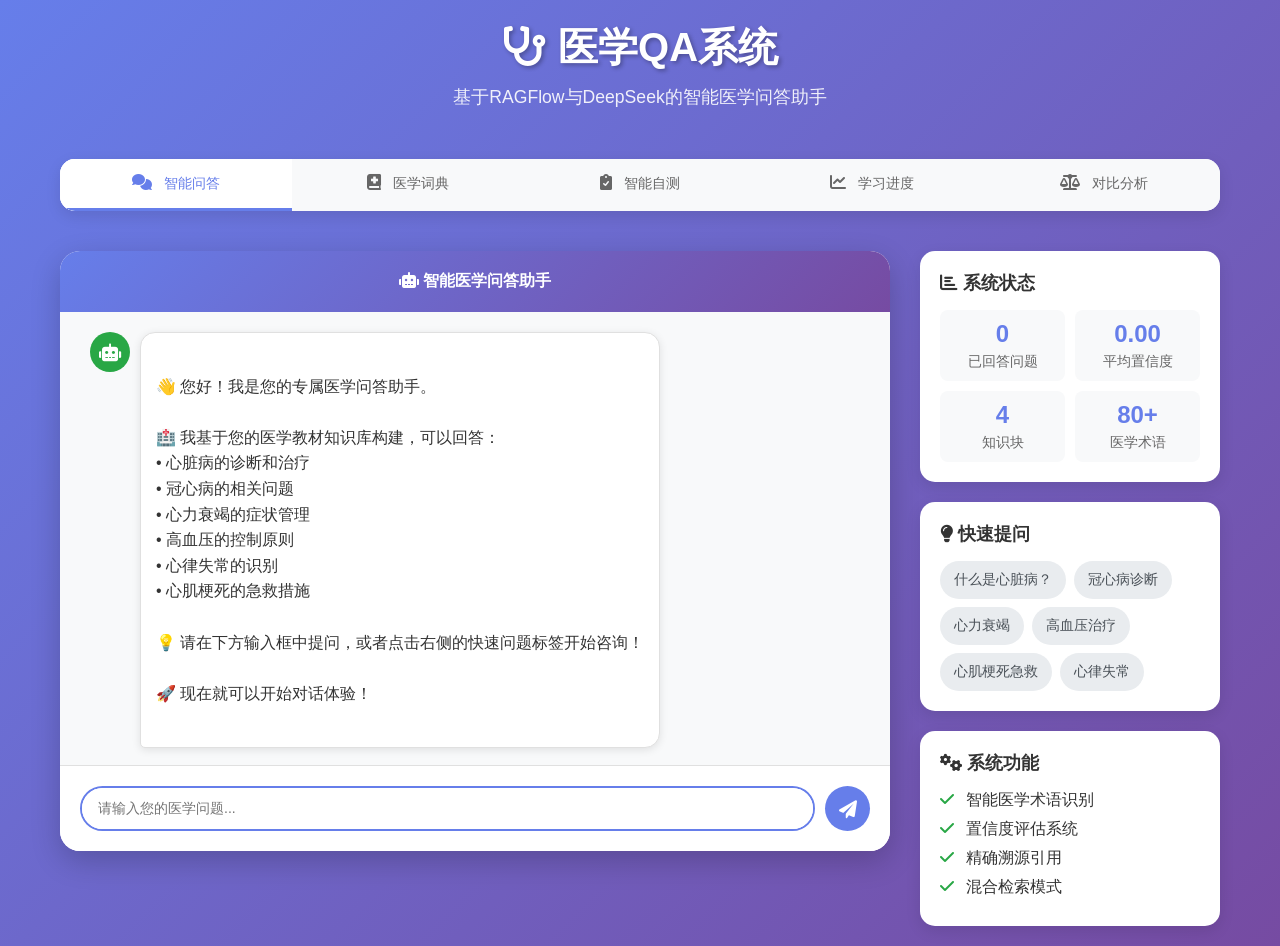
<file: index.html>
<!DOCTYPE html>
<html lang="zh-CN">
<head>
    <meta charset="UTF-8">
    <meta name="viewport" content="width=device-width, initial-scale=1.0">
    <title>医学QA系统 - 智能问答助手</title>
    <link href="https://cdnjs.cloudflare.com/ajax/libs/font-awesome/6.0.0/css/all.min.css" rel="stylesheet">
    <style>
        * {
            margin: 0;
            padding: 0;
            box-sizing: border-box;
        }

        body {
            font-family: 'Segoe UI', Tahoma, Geneva, Verdana, sans-serif;
            background: linear-gradient(135deg, #667eea 0%, #764ba2 100%);
            min-height: 100vh;
            color: #333;
        }

        .container {
            max-width: 1200px;
            margin: 0 auto;
            padding: 20px;
            min-height: 100vh;
            display: flex;
            flex-direction: column;
        }

        .header {
            text-align: center;
            color: white;
            margin-bottom: 30px;
        }

        .header h1 {
            font-size: 2.5rem;
            margin-bottom: 10px;
            text-shadow: 2px 2px 4px rgba(0,0,0,0.3);
        }

        .header .subtitle {
            font-size: 1.1rem;
            opacity: 0.9;
        }

        .main-content {
            display: grid;
            grid-template-columns: 1fr 300px;
            gap: 30px;
            flex: 1;
        }

        .chat-section {
            background: white;
            border-radius: 20px;
            box-shadow: 0 10px 30px rgba(0,0,0,0.2);
            overflow: hidden;
            display: flex;
            flex-direction: column;
            height: 600px;
        }

        .chat-header {
            background: linear-gradient(135deg, #667eea 0%, #764ba2 100%);
            color: white;
            padding: 20px;
            text-align: center;
            font-weight: bold;
        }

        .chat-messages {
            flex: 1;
            padding: 20px;
            overflow-y: auto;
            background: #f8f9fa;
        }

        .message {
            margin-bottom: 20px;
            display: flex;
            align-items: flex-start;
            animation: fadeInUp 0.3s ease-out;
        }

        .message.user {
            flex-direction: row-reverse;
        }

        .message-avatar {
            width: 40px;
            height: 40px;
            border-radius: 50%;
            display: flex;
            align-items: center;
            justify-content: center;
            margin: 0 10px;
            font-size: 18px;
        }

        .message.user .message-avatar {
            background: #667eea;
            color: white;
        }

        .message.bot .message-avatar {
            background: #28a745;
            color: white;
        }

        .message-content {
            max-width: 70%;
            padding: 15px;
            border-radius: 15px;
            line-height: 1.6;
            white-space: pre-wrap;
        }

        .message.user .message-content {
            background: #667eea;
            color: white;
            border-bottom-right-radius: 5px;
        }

        .message.bot .message-content {
            background: white;
            border: 1px solid #e0e0e0;
            border-bottom-left-radius: 5px;
            box-shadow: 0 2px 8px rgba(0,0,0,0.1);
        }

        .confidence-indicator {
            margin-top: 10px;
            padding: 5px 10px;
            border-radius: 10px;
            font-size: 0.85rem;
            font-weight: bold;
            display: inline-block;
        }

        .confidence-high {
            background: #d4edda;
            color: #155724;
            border: 1px solid #c3e6cb;
        }

        .confidence-medium {
            background: #fff3cd;
            color: #856404;
            border: 1px solid #ffeaa7;
        }

        .confidence-low {
            background: #f8d7da;
            color: #721c24;
            border: 1px solid #f5c6cb;
        }

        .chat-input-container {
            padding: 20px;
            background: white;
            border-top: 1px solid #e0e0e0;
        }

        .chat-input-wrapper {
            display: flex;
            gap: 10px;
            align-items: flex-end;
        }

        .chat-input {
            flex: 1;
            padding: 12px 16px;
            border: 2px solid #e0e0e0;
            border-radius: 25px;
            outline: none;
            font-size: 14px;
            resize: none;
            min-height: 45px;
            max-height: 100px;
            font-family: inherit;
        }

        .chat-input:focus {
            border-color: #667eea;
        }

        .send-button {
            width: 45px;
            height: 45px;
            border: none;
            border-radius: 50%;
            background: #667eea;
            color: white;
            cursor: pointer;
            display: flex;
            align-items: center;
            justify-content: center;
            font-size: 18px;
            transition: all 0.3s ease;
        }

        .send-button:hover:not(:disabled) {
            background: #5a6fd8;
            transform: scale(1.05);
        }

        .send-button:disabled {
            background: #ccc;
            cursor: not-allowed;
            transform: none;
        }

        .sidebar {
            display: flex;
            flex-direction: column;
            gap: 20px;
        }

        .status-card, .quick-questions-card, .features-card {
            background: white;
            border-radius: 15px;
            padding: 20px;
            box-shadow: 0 5px 15px rgba(0,0,0,0.1);
        }

        .status-card h3, .quick-questions-card h3, .features-card h3 {
            margin-bottom: 15px;
            color: #333;
            font-size: 1.1rem;
        }

        .status-grid {
            display: grid;
            grid-template-columns: 1fr 1fr;
            gap: 10px;
        }

        .status-item {
            text-align: center;
            padding: 10px;
            background: #f8f9fa;
            border-radius: 8px;
        }

        .status-value {
            font-size: 1.5rem;
            font-weight: bold;
            color: #667eea;
        }

        .status-label {
            font-size: 0.85rem;
            color: #666;
            margin-top: 5px;
        }

        .question-tags {
            display: flex;
            flex-wrap: wrap;
            gap: 8px;
        }

        .question-tag {
            background: #e9ecef;
            color: #495057;
            padding: 8px 12px;
            border-radius: 20px;
            font-size: 0.85rem;
            cursor: pointer;
            transition: all 0.3s ease;
            border: 2px solid transparent;
        }

        .question-tag:hover {
            background: #667eea;
            color: white;
            transform: translateY(-2px);
        }

        .typing-indicator {
            display: none;
            padding: 20px;
            text-align: center;
            color: #666;
        }

        .typing-indicator.show {
            display: block;
        }

        .typing-dots {
            display: inline-flex;
            gap: 4px;
        }

        .typing-dot {
            width: 8px;
            height: 8px;
            border-radius: 50%;
            background: #667eea;
            animation: typing 1.4s infinite;
        }

        .typing-dot:nth-child(2) {
            animation-delay: 0.2s;
        }

        .typing-dot:nth-child(3) {
            animation-delay: 0.4s;
        }

        .source-link {
            color: #667eea;
            text-decoration: none;
            font-weight: 500;
        }

        .source-link:hover {
            text-decoration: underline;
        }

        .processing-time {
            font-size: 0.8rem;
            color: #999;
            margin-top: 5px;
        }

        @keyframes fadeInUp {
            from {
                opacity: 0;
                transform: translateY(20px);
            }
            to {
                opacity: 1;
                transform: translateY(0);
            }
        }

        @keyframes typing {
            0%, 60%, 100% {
                transform: translateY(0);
            }
            30% {
                transform: translateY(-10px);
            }
        }

        /* 主导航栏样式 */
        .main-nav {
            margin: 20px 0;
            background: white;
            border-radius: 15px;
            box-shadow: 0 5px 15px rgba(0,0,0,0.1);
            overflow: hidden;
        }

        .nav-tabs {
            display: flex;
            background: #f8f9fa;
        }

        .nav-tab {
            flex: 1;
            padding: 15px 20px;
            border: none;
            background: transparent;
            cursor: pointer;
            font-size: 14px;
            font-weight: 500;
            color: #666;
            transition: all 0.3s ease;
            border-bottom: 3px solid transparent;
        }

        .nav-tab:hover {
            background: #e9ecef;
            color: #333;
        }

        .nav-tab.active {
            background: white;
            color: #667eea;
            border-bottom-color: #667eea;
        }

        .nav-tab i {
            margin-right: 8px;
            font-size: 16px;
        }

        /* 功能界面容器 */
        .interface-container {
            margin-top: 20px;
        }

        .interface-section {
            display: none;
        }

        .interface-section.active {
            display: block;
        }

        /* 医学词典界面 */
        .dictionary-container {
            background: white;
            border-radius: 15px;
            box-shadow: 0 5px 15px rgba(0,0,0,0.1);
            padding: 30px;
            min-height: 600px;
        }

        .dictionary-search {
            margin-bottom: 30px;
        }

        .search-input-wrapper {
            position: relative;
            max-width: 500px;
            margin: 0 auto;
        }

        .search-input {
            width: 100%;
            padding: 15px 20px 15px 50px;
            border: 2px solid #e0e0e0;
            border-radius: 25px;
            font-size: 16px;
            outline: none;
            transition: all 0.3s ease;
        }

        .search-input:focus {
            border-color: #667eea;
            box-shadow: 0 0 0 3px rgba(102, 126, 234, 0.1);
        }

        .search-icon {
            position: absolute;
            left: 20px;
            top: 50%;
            transform: translateY(-50%);
            color: #999;
            font-size: 18px;
        }

        .concept-results {
            display: grid;
            grid-template-columns: repeat(auto-fit, minmax(300px, 1fr));
            gap: 20px;
            margin-top: 30px;
        }

        .concept-card {
            background: #f8f9fa;
            border: 2px solid #e9ecef;
            border-radius: 10px;
            padding: 20px;
            cursor: pointer;
            transition: all 0.3s ease;
        }

        .concept-card:hover {
            border-color: #667eea;
            transform: translateY(-2px);
            box-shadow: 0 5px 15px rgba(102, 126, 234, 0.1);
        }

        .concept-title {
            font-size: 18px;
            font-weight: bold;
            color: #333;
            margin-bottom: 10px;
        }

        .concept-definition {
            color: #666;
            line-height: 1.6;
            margin-bottom: 15px;
        }

        .concept-tags {
            display: flex;
            flex-wrap: wrap;
            gap: 5px;
        }

        .concept-tag {
            background: #667eea;
            color: white;
            padding: 3px 8px;
            border-radius: 10px;
            font-size: 12px;
        }

        /* 知识卡片详情 */
        .knowledge-card-detail {
            background: white;
            border: 2px solid #667eea;
            border-radius: 15px;
            padding: 25px;
            margin-top: 20px;
            display: none;
        }

        .knowledge-card-detail.show {
            display: block;
            animation: fadeInUp 0.3s ease-out;
        }

        .detail-header {
            display: flex;
            justify-content: between;
            align-items: center;
            margin-bottom: 20px;
        }

        .detail-title {
            font-size: 24px;
            font-weight: bold;
            color: #333;
        }

        .close-detail {
            background: none;
            border: none;
            font-size: 24px;
            cursor: pointer;
            color: #999;
        }

        .knowledge-content {
            display: grid;
            grid-template-columns: 1fr 1fr;
            gap: 20px;
        }

        .knowledge-section {
            background: #f8f9fa;
            padding: 15px;
            border-radius: 10px;
        }

        .section-title {
            font-weight: bold;
            color: #667eea;
            margin-bottom: 10px;
        }

        /* 智能自测界面 */
        .assessment-container {
            background: white;
            border-radius: 15px;
            box-shadow: 0 5px 15px rgba(0,0,0,0.1);
            padding: 30px;
            min-height: 600px;
        }

        .test-options {
            display: grid;
            grid-template-columns: repeat(auto-fit, minmax(250px, 1fr));
            gap: 20px;
            margin-bottom: 30px;
        }

        .test-option-card {
            background: #f8f9fa;
            border: 2px solid #e9ecef;
            border-radius: 10px;
            padding: 20px;
            text-align: center;
            cursor: pointer;
            transition: all 0.3s ease;
        }

        .test-option-card:hover {
            border-color: #667eea;
            transform: translateY(-2px);
        }

        .test-option-icon {
            font-size: 48px;
            color: #667eea;
            margin-bottom: 15px;
        }

        .test-option-title {
            font-size: 18px;
            font-weight: bold;
            margin-bottom: 10px;
        }

        .test-option-desc {
            color: #666;
            font-size: 14px;
        }

        /* 学习进度界面 */
        .progress-container {
            background: white;
            border-radius: 15px;
            box-shadow: 0 5px 15px rgba(0,0,0,0.1);
            padding: 30px;
            min-height: 600px;
        }

        .progress-overview {
            display: grid;
            grid-template-columns: repeat(auto-fit, minmax(200px, 1fr));
            gap: 20px;
            margin-bottom: 30px;
        }

        .progress-card {
            background: linear-gradient(135deg, #667eea 0%, #764ba2 100%);
            color: white;
            border-radius: 10px;
            padding: 20px;
            text-align: center;
        }

        .progress-value {
            font-size: 32px;
            font-weight: bold;
            margin-bottom: 5px;
        }

        .progress-label {
            font-size: 14px;
            opacity: 0.9;
        }

        .progress-chart {
            background: #f8f9fa;
            border-radius: 10px;
            padding: 20px;
            margin-top: 20px;
        }

        .chapter-progress {
            margin-bottom: 15px;
        }

        .chapter-name {
            display: flex;
            justify-content: space-between;
            margin-bottom: 5px;
            font-size: 14px;
        }

        .progress-bar {
            width: 100%;
            height: 8px;
            background: #e0e0e0;
            border-radius: 4px;
            overflow: hidden;
        }

        .progress-fill {
            height: 100%;
            background: linear-gradient(135deg, #667eea 0%, #764ba2 100%);
            transition: width 0.3s ease;
        }

        /* 对比分析界面 */
        .comparison-container {
            background: white;
            border-radius: 15px;
            box-shadow: 0 5px 15px rgba(0,0,0,0.1);
            padding: 30px;
            min-height: 600px;
        }

        .comparison-input {
            display: grid;
            grid-template-columns: 1fr 1fr auto;
            gap: 20px;
            margin-bottom: 30px;
            align-items: end;
        }

        .input-group {
            display: flex;
            flex-direction: column;
        }

        .input-label {
            font-weight: bold;
            margin-bottom: 5px;
            color: #333;
        }

        .comparison-input-field {
            padding: 12px 15px;
            border: 2px solid #e0e0e0;
            border-radius: 8px;
            font-size: 14px;
            outline: none;
            transition: all 0.3s ease;
        }

        .comparison-input-field:focus {
            border-color: #667eea;
        }

        .compare-button {
            padding: 12px 24px;
            background: #667eea;
            color: white;
            border: none;
            border-radius: 8px;
            font-weight: bold;
            cursor: pointer;
            transition: all 0.3s ease;
        }

        .compare-button:hover {
            background: #5a6fd8;
        }

        .comparison-result {
            background: #f8f9fa;
            border-radius: 10px;
            padding: 20px;
            display: none;
        }

        .comparison-table {
            width: 100%;
            border-collapse: collapse;
            margin-top: 20px;
        }

        .comparison-table th,
        .comparison-table td {
            padding: 12px;
            text-align: left;
            border-bottom: 1px solid #e0e0e0;
        }

        .comparison-table th {
            background: #667eea;
            color: white;
            font-weight: bold;
        }

        .comparison-table tr:hover {
            background: #f0f0f0;
        }

        @media (max-width: 768px) {
            .main-content {
                grid-template-columns: 1fr;
                gap: 20px;
            }
            
            .header h1 {
                font-size: 2rem;
            }
            
            .chat-section {
                height: 500px;
            }

            .nav-tabs {
                flex-wrap: wrap;
            }

            .nav-tab {
                flex: 1 1 50%;
                min-width: 120px;
            }

            .knowledge-content {
                grid-template-columns: 1fr;
            }

            .comparison-input {
                grid-template-columns: 1fr;
            }

            .test-options {
                grid-template-columns: 1fr;
            }

            .progress-overview {
                grid-template-columns: 1fr 1fr;
            }
        }

        /* 医学词典界面样式 */
        .dictionary-container {
            max-width: 1200px;
            margin: 0 auto;
            padding: 20px;
        }
        
        .dictionary-search {
            margin-bottom: 30px;
        }
        
        .search-input-wrapper {
            position: relative;
            max-width: 500px;
            margin: 0 auto;
        }
        
        .search-icon {
            position: absolute;
            left: 16px;
            top: 50%;
            transform: translateY(-50%);
            color: #6c757d;
            font-size: 16px;
        }
        
        .search-input {
            width: 100%;
            padding: 14px 16px 14px 50px;
            border: 2px solid #e9ecef;
            border-radius: 12px;
            font-size: 16px;
            transition: border-color 0.3s ease;
        }
        
        .search-input:focus {
            outline: none;
            border-color: #007bff;
            box-shadow: 0 0 0 3px rgba(0, 123, 255, 0.1);
        }
        
        .concept-results {
            display: grid;
            grid-template-columns: repeat(auto-fill, minmax(350px, 1fr));
            gap: 20px;
            margin-bottom: 30px;
        }
        
        .concept-card {
            background: white;
            border-radius: 12px;
            padding: 24px;
            box-shadow: 0 2px 12px rgba(0, 0, 0, 0.1);
            cursor: pointer;
            transition: transform 0.3s ease, box-shadow 0.3s ease;
        }
        
        .concept-card:hover {
            transform: translateY(-2px);
            box-shadow: 0 4px 20px rgba(0, 0, 0, 0.15);
        }
        
        .concept-title {
            font-size: 18px;
            font-weight: 700;
            color: #2c3e50;
            margin-bottom: 12px;
        }
        
        .concept-definition {
            font-size: 14px;
            color: #6c757d;
            line-height: 1.6;
            margin-bottom: 16px;
        }
        
        .concept-tags {
            display: flex;
            flex-wrap: wrap;
            gap: 8px;
        }
        
        .concept-tag {
            background: #e3f2fd;
            color: #1976d2;
            padding: 4px 12px;
            border-radius: 16px;
            font-size: 12px;
            font-weight: 500;
        }
        
        .knowledge-card-detail {
            background: white;
            border-radius: 12px;
            padding: 24px;
            box-shadow: 0 4px 20px rgba(0, 0, 0, 0.15);
            display: none;
            position: fixed;
            top: 50%;
            left: 50%;
            transform: translate(-50%, -50%);
            z-index: 1000;
            max-width: 600px;
            max-height: 80vh;
            overflow-y: auto;
        }
        
        .detail-header {
            display: flex;
            justify-content: space-between;
            align-items: center;
            margin-bottom: 20px;
            padding-bottom: 16px;
            border-bottom: 1px solid #e9ecef;
        }
        
        .detail-title {
            font-size: 20px;
            font-weight: 700;
            color: #2c3e50;
        }
        
        .close-detail {
            background: none;
            border: none;
            font-size: 24px;
            cursor: pointer;
            color: #6c757d;
            padding: 4px;
            border-radius: 4px;
            transition: color 0.3s ease;
        }
        
        .close-detail:hover {
            color: #dc3545;
        }
        
        .knowledge-content {
            line-height: 1.8;
            color: #333;
        }

        /* 智能自测界面样式 */
        .assessment-container {
            max-width: 1200px;
            margin: 0 auto;
            padding: 20px;
        }
        
        .test-options {
            display: grid;
            grid-template-columns: repeat(auto-fit, minmax(280px, 1fr));
            gap: 20px;
            margin-bottom: 30px;
        }
        
        .test-option-card {
            background: white;
            border-radius: 12px;
            padding: 24px;
            box-shadow: 0 2px 12px rgba(0, 0, 0, 0.1);
            cursor: pointer;
            transition: transform 0.3s ease, box-shadow 0.3s ease;
            text-align: center;
        }
        
        .test-option-card:hover {
            transform: translateY(-2px);
            box-shadow: 0 4px 20px rgba(0, 0, 0, 0.15);
        }
        
        .test-option-icon {
            width: 60px;
            height: 60px;
            background: #007bff;
            border-radius: 50%;
            display: flex;
            align-items: center;
            justify-content: center;
            margin: 0 auto 16px;
        }
        
        .test-option-icon i {
            font-size: 24px;
            color: white;
        }
        
        .test-option-title {
            font-size: 18px;
            font-weight: 600;
            color: #2c3e50;
            margin-bottom: 8px;
        }
        
        .test-option-desc {
            font-size: 14px;
            color: #6c757d;
            line-height: 1.5;
        }

        /* 学习进度界面样式 */
        .progress-container {
            max-width: 1200px;
            margin: 0 auto;
            padding: 20px;
        }
        
        .progress-overview {
            display: grid;
            grid-template-columns: repeat(auto-fit, minmax(200px, 1fr));
            gap: 20px;
            margin-bottom: 40px;
        }
        
        .progress-card {
            background: white;
            border-radius: 12px;
            padding: 24px;
            box-shadow: 0 2px 12px rgba(0, 0, 0, 0.1);
            text-align: center;
        }
        
        .progress-value {
            font-size: 32px;
            font-weight: 700;
            color: #007bff;
            margin-bottom: 8px;
        }
        
        .progress-label {
            font-size: 14px;
            color: #6c757d;
            font-weight: 500;
        }
        
        .progress-chart {
            background: white;
            border-radius: 12px;
            padding: 24px;
            box-shadow: 0 2px 12px rgba(0, 0, 0, 0.1);
        }
        
        .chapter-progress {
            margin-bottom: 20px;
        }
        
        .chapter-name {
            display: flex;
            justify-content: space-between;
            margin-bottom: 8px;
            font-weight: 500;
            color: #2c3e50;
        }
        
        .progress-bar {
            width: 100%;
            height: 8px;
            background: #e9ecef;
            border-radius: 4px;
            overflow: hidden;
        }
        
        .progress-fill {
            height: 100%;
            background: linear-gradient(90deg, #007bff, #0056b3);
            border-radius: 4px;
            transition: width 0.3s ease;
        }
    </style>
</head>
<body>
    <div class="container">
        <!-- 页面标题 -->
        <div class="header">
            <h1><i class="fas fa-stethoscope"></i> 医学QA系统</h1>
            <p class="subtitle">基于RAGFlow与DeepSeek的智能医学问答助手</p>
        </div>

        <!-- 主导航栏 -->
        <nav class="main-nav">
            <div class="nav-tabs">
                <button class="nav-tab active" data-tab="chat">
                    <i class="fas fa-comments"></i>
                    智能问答
                </button>
                <button class="nav-tab" data-tab="dictionary">
                    <i class="fas fa-book-medical"></i>
                    医学词典
                </button>
                <button class="nav-tab" data-tab="assessment">
                    <i class="fas fa-clipboard-check"></i>
                    智能自测
                </button>
                <button class="nav-tab" data-tab="progress">
                    <i class="fas fa-chart-line"></i>
                    学习进度
                </button>
                <button class="nav-tab" data-tab="comparison">
                    <i class="fas fa-balance-scale"></i>
                    对比分析
                </button>
            </div>
        </nav>

        <!-- 功能界面容器 -->
        <div class="interface-container">
            <!-- 智能问答界面 -->
            <div class="interface-section active" id="chat-interface">
                <div class="main-content">
                    <!-- 聊天区域 -->
                    <div class="chat-section">
                        <div class="chat-header">
                            <i class="fas fa-robot"></i> 智能医学问答助手
                        </div>
                        
                        <div class="chat-messages" id="chatMessages">
                             <div class="message bot">
                                 <div class="message-avatar">
                                     <i class="fas fa-robot"></i>
                                 </div>
                                 <div class="message-content">
👋 您好！我是您的专属医学问答助手。

🏥 我基于您的医学教材知识库构建，可以回答：
• 心脏病的诊断和治疗
• 冠心病的相关问题
• 心力衰竭的症状管理
• 高血压的控制原则
• 心律失常的识别
• 心肌梗死的急救措施

💡 请在下方输入框中提问，或者点击右侧的快速问题标签开始咨询！

🚀 现在就可以开始对话体验！
                                 </div>
                             </div>
                         </div>

                         <div class="typing-indicator" id="typingIndicator">
                             <div class="typing-dots">
                                 <div class="typing-dot"></div>
                                 <div class="typing-dot"></div>
                                 <div class="typing-dot"></div>
                             </div>
                             <span style="margin-left: 10px;">正在思考...</span>
                         </div>
                         
                         <div class="chat-input-container">
                             <div class="chat-input-wrapper">
                                 <textarea 
                                     id="chatInput" 
                                     class="chat-input" 
                                     placeholder="请输入您的医学问题..." 
                                     rows="1"
                                     onkeydown="handleKeyPress(event)"
                                 ></textarea>
                                 <button id="sendButton" class="send-button" onclick="sendMessage()">
                                     <i class="fas fa-paper-plane"></i>
                                 </button>
                             </div>
                         </div>
                     </div>

                     <!-- 侧边栏 -->
                      <div class="sidebar">
                          <!-- 系统状态 -->
                          <div class="status-card">
                              <h3><i class="fas fa-chart-bar"></i> 系统状态</h3>
                              <div class="status-grid">
                                  <div class="status-item">
                                      <div class="status-value" id="totalQuestions">0</div>
                                      <div class="status-label">已回答问题</div>
                                  </div>
                                  <div class="status-item">
                                      <div class="status-value" id="avgConfidence">0.00</div>
                                      <div class="status-label">平均置信度</div>
                                  </div>
                                  <div class="status-item">
                                      <div class="status-value">4</div>
                                      <div class="status-label">知识块</div>
                                  </div>
                                  <div class="status-item">
                                      <div class="status-value">80+</div>
                                      <div class="status-label">医学术语</div>
                                  </div>
                              </div>
                          </div>

                          <!-- 快速问题 -->
                          <div class="quick-questions-card">
                              <h3><i class="fas fa-lightbulb"></i> 快速提问</h3>
                              <div class="question-tags">
                                  <span class="question-tag" onclick="askQuestion('什么是心脏病？')">什么是心脏病？</span>
                                  <span class="question-tag" onclick="askQuestion('冠心病的诊断方法有哪些？')">冠心病诊断</span>
                                  <span class="question-tag" onclick="askQuestion('心力衰竭的症状和治疗方法')">心力衰竭</span>
                                  <span class="question-tag" onclick="askQuestion('高血压的治疗原则')">高血压治疗</span>
                                  <span class="question-tag" onclick="askQuestion('心肌梗死的急救措施')">心肌梗死急救</span>
                                  <span class="question-tag" onclick="askQuestion('心律失常的症状有哪些？')">心律失常</span>
                              </div>
                          </div>

                          <!-- 系统功能 -->
                          <div class="features-card">
                              <h3><i class="fas fa-cogs"></i> 系统功能</h3>
                              <ul style="list-style: none; padding: 0;">
                                  <li style="margin-bottom: 8px;">
                                      <i class="fas fa-check" style="color: #28a745; margin-right: 8px;"></i>
                                      智能医学术语识别
                                  </li>
                                  <li style="margin-bottom: 8px;">
                                      <i class="fas fa-check" style="color: #28a745; margin-right: 8px;"></i>
                                      置信度评估系统
                                  </li>
                                  <li style="margin-bottom: 8px;">
                                      <i class="fas fa-check" style="color: #28a745; margin-right: 8px;"></i>
                                      精确溯源引用
                                  </li>
                                  <li style="margin-bottom: 8px;">
                                      <i class="fas fa-check" style="color: #28a745; margin-right: 8px;"></i>
                                      混合检索模式
                                  </li>
                              </ul>
                          </div>
                      </div>
                  </div>
              </div>

              <!-- 医学词典界面 -->
              <div class="interface-section" id="dictionary-interface">
                  <div class="dictionary-container">
                      <div class="dictionary-search">
                          <div class="search-input-wrapper">
                              <i class="fas fa-search search-icon"></i>
                              <input type="text" class="search-input" id="dictionarySearch" placeholder="搜索医学术语...">
                          </div>
                      </div>
                      
                      <div class="concept-results" id="conceptResults">
                          <div class="concept-card" onclick="showConceptDetail('心肌梗死')">
                              <div class="concept-title">心肌梗死 (Myocardial Infarction)</div>
                              <div class="concept-definition">冠状动脉急性、持续性缺血缺氧所引起的心肌坏死。临床表现为胸骨后剧烈疼痛、心律失常等。</div>
                              <div class="concept-tags">
                                  <span class="concept-tag">心血管</span>
                                  <span class="concept-tag">急症</span>
                                  <span class="concept-tag">诊断</span>
                              </div>
                          </div>
                          
                          <div class="concept-card" onclick="showConceptDetail('心力衰竭')">
                              <div class="concept-title">心力衰竭 (Heart Failure)</div>
                              <div class="concept-definition">心脏收缩和/或舒张功能减退，导致心脏排血量不能满足机体代谢需要的综合征。</div>
                              <div class="concept-tags">
                                  <span class="concept-tag">心血管</span>
                                  <span class="concept-tag">慢性病</span>
                                  <span class="concept-tag">治疗</span>
                              </div>
                          </div>
                          
                          <div class="concept-card" onclick="showConceptDetail('高血压')">
                              <div class="concept-title">高血压 (Hypertension)</div>
                              <div class="concept-definition">以体循环动脉血压增高为主要特征，可伴有心、脑、肾等器官功能或器质性损害的临床综合征。</div>
                              <div class="concept-tags">
                                  <span class="concept-tag">心血管</span>
                                  <span class="concept-tag">慢性病</span>
                                  <span class="concept-tag">预防</span>
                              </div>
                          </div>
                      </div>
                      
                      <div class="knowledge-card-detail" id="knowledgeDetail">
                          <div class="detail-header">
                              <div class="detail-title" id="detailTitle">概念详情</div>
                              <button class="close-detail" onclick="hideConceptDetail()">×</button>
                          </div>
                          <div class="knowledge-content" id="detailContent">
                              <!-- 动态内容 -->
                          </div>
                      </div>
                  </div>
              </div>

              <!-- 智能自测界面 -->
              <div class="interface-section" id="assessment-interface">
                  <div class="assessment-container">
                      <div class="test-options">
                          <div class="test-option-card" onclick="startQuiz('quick')">
                              <div class="test-option-icon">
                                  <i class="fas fa-clock"></i>
                              </div>
                              <div class="test-option-title">快速自测</div>
                              <div class="test-option-desc">10道随机题目，快速检验知识掌握程度</div>
                          </div>
                          
                          <div class="test-option-card" onclick="startQuiz('chapter')">
                              <div class="test-option-icon">
                                  <i class="fas fa-book"></i>
                              </div>
                              <div class="test-option-title">章节练习</div>
                              <div class="test-option-desc">选择特定章节进行专项训练</div>
                          </div>
                          
                          <div class="test-option-card" onclick="startQuiz('exam')">
                              <div class="test-option-icon">
                                  <i class="fas fa-graduation-cap"></i>
                              </div>
                              <div class="test-option-title">模拟考试</div>
                              <div class="test-option-desc">全真考试环境，计时答题</div>
                          </div>
                          
                          <div class="test-option-card" onclick="showErrorBook()">
                              <div class="test-option-icon">
                                  <i class="fas fa-exclamation-triangle"></i>
                              </div>
                              <div class="test-option-title">错题本</div>
                              <div class="test-option-desc">查看历史错题，巩固薄弱知识点</div>
                          </div>
                      </div>
                      
                      <div id="quizContainer" style="display: none;">
                          <!-- 测试题目容器 -->
                      </div>
                  </div>
              </div>

              <!-- 学习进度界面 -->
              <div class="interface-section" id="progress-interface">
                  <div class="progress-container">
                      <div class="progress-overview">
                          <div class="progress-card">
                              <div class="progress-value">156</div>
                              <div class="progress-label">总学习时长(小时)</div>
                          </div>
                          <div class="progress-card">
                              <div class="progress-value">89%</div>
                              <div class="progress-label">整体掌握度</div>
                          </div>
                          <div class="progress-card">
                              <div class="progress-value">24</div>
                              <div class="progress-label">已学习章节</div>
                          </div>
                          <div class="progress-card">
                              <div class="progress-value">3.2</div>
                              <div class="progress-label">平均分</div>
                          </div>
                      </div>
                      
                      <div class="progress-chart">
                          <h3 style="margin-bottom: 20px;">章节学习进度</h3>
                          <div class="chapter-progress">
                              <div class="chapter-name">
                                  <span>第一章：心脏解剖学</span>
                                  <span>95%</span>
                              </div>
                              <div class="progress-bar">
                                  <div class="progress-fill" style="width: 95%"></div>
                              </div>
                          </div>
                          <div class="chapter-progress">
                              <div class="chapter-name">
                                  <span>第二章：心脏生理学</span>
                                  <span>78%</span>
                              </div>
                              <div class="progress-bar">
                                  <div class="progress-fill" style="width: 78%"></div>
                              </div>
                          </div>
                          <div class="chapter-progress">
                              <div class="chapter-name">
                                  <span>第三章：心脏病理学</span>
                                  <span>65%</span>
                              </div>
                              <div class="progress-bar">
                                  <div class="progress-fill" style="width: 65%"></div>
                              </div>
                          </div>
                          <div class="chapter-progress">
                              <div class="chapter-name">
                                  <span>第四章：心血管药理学</span>
                                  <span>42%</span>
                              </div>
                              <div class="progress-bar">
                                  <div class="progress-fill" style="width: 42%"></div>
                              </div>
                          </div>
                      </div>
                  </div>
              </div>

              <!-- 对比分析界面 -->
              <div class="interface-section" id="comparison-interface">
                  <div class="comparison-container">
                      <div class="comparison-input">
                          <div class="input-group">
                              <label class="input-label">概念A</label>
                              <input type="text" class="comparison-input-field" id="conceptA" placeholder="输入第一个概念（如：支气管哮喘）">
                          </div>
                          <div class="input-group">
                              <label class="input-label">概念B</label>
                              <input type="text" class="comparison-input-field" id="conceptB" placeholder="输入第二个概念（如：慢性阻塞性肺疾病）">
                          </div>
                          <button class="compare-button" onclick="compareConcepts()">对比分析</button>
                      </div>
                      
                      <div class="comparison-result" id="comparisonResult">
                          <h3>对比结果</h3>
                          <table class="comparison-table">
                              <thead>
                                  <tr>
                                      <th>对比维度</th>
                                      <th id="conceptATitle">概念A</th>
                                      <th id="conceptBTitle">概念B</th>
                                  </tr>
                              </thead>
                              <tbody id="comparisonTableBody">
                                  <!-- 动态内容 -->
                              </tbody>
                          </table>
                      </div>
                  </div>
              </div>
          </div>
    </div>

    <script>
        // 问答系统状态管理
        const ChatSystem = {
            totalQuestions: 0,
            confidenceScores: [],
            isProcessing: false
        };

        // DOM元素引用
        const elements = {
            chatMessages: document.getElementById('chatMessages'),
            chatInput: document.getElementById('chatInput'),
            sendButton: document.getElementById('sendButton'),
            typingIndicator: document.getElementById('typingIndicator'),
            totalQuestions: document.getElementById('totalQuestions'),
            avgConfidence: document.getElementById('avgConfidence')
        };

        // 页面加载完成后初始化
        document.addEventListener('DOMContentLoaded', function() {
            elements.chatInput.focus();
            updateStats();
        });

        // 处理键盘事件
        function handleKeyPress(event) {
            if (event.key === 'Enter' && !event.shiftKey) {
                event.preventDefault();
                sendMessage();
            }
        }

        // 发送消息
        async function sendMessage() {
            const message = elements.chatInput.value.trim();
            if (!message || ChatSystem.isProcessing) return;

            // 添加用户消息
            addMessage(message, 'user');
            elements.chatInput.value = '';
            
            // 显示输入提示
            ChatSystem.isProcessing = true;
            updateSendButton(true);
            showTyping(true);

            try {
                // 首先尝试调用后端API
                let response;
                try {
                    response = await callBackendAPI(message);
                } catch (apiError) {
                    console.log('API不可用，使用本地回答:', apiError);
                    // 降级到本地回答
                    response = generateLocalResponse(message);
                }
                
                // 添加机器人回复
                addMessage(response.answer, 'bot', response.confidence, response.sources, response.processing_time);
                
                // 更新统计
                ChatSystem.totalQuestions++;
                if (response.confidence > 0) {
                    ChatSystem.confidenceScores.push(response.confidence);
                }
                updateStats();
                
            } catch (error) {
                console.error('Error:', error);
                addMessage('抱歉，系统出现错误。请稍后重试。', 'bot');
            } finally {
                ChatSystem.isProcessing = false;
                updateSendButton(false);
                showTyping(false);
                elements.chatInput.focus();
            }
        }

        // 快速提问
        function askQuestion(question) {
            elements.chatInput.value = question;
            sendMessage();
        }

        // 添加消息到聊天界面
        function addMessage(content, sender, confidence = null, sources = [], processingTime = null) {
            const messageDiv = document.createElement('div');
            messageDiv.className = `message ${sender}`;
            
            const avatar = document.createElement('div');
            avatar.className = 'message-avatar';
            avatar.innerHTML = sender === 'user' ? '<i class="fas fa-user"></i>' : '<i class="fas fa-robot"></i>';
            
            const messageContent = document.createElement('div');
            messageContent.className = 'message-content';
            messageContent.innerHTML = content;
            
            // 添加置信度指示器
            if (sender === 'bot' && confidence !== null) {
                const confidenceDiv = document.createElement('div');
                confidenceDiv.className = `confidence-indicator ${getConfidenceClass(confidence)}`;
                confidenceDiv.textContent = `置信度: ${confidence.toFixed(2)}`;
                messageContent.appendChild(confidenceDiv);
            }

            // 添加处理时间
            if (sender === 'bot' && processingTime !== null) {
                const timeDiv = document.createElement('div');
                timeDiv.className = 'processing-time';
                timeDiv.textContent = `处理时间: ${processingTime}秒`;
                messageContent.appendChild(timeDiv);
            }
            
            // 添加源引用
            if (sender === 'bot' && sources.length > 0) {
                const sourcesDiv = document.createElement('div');
                sourcesDiv.style.marginTop = '10px';
                sourcesDiv.innerHTML = '<strong>参考来源:</strong>';
                
                sources.forEach(source => {
                    const sourceLink = document.createElement('div');
                    sourceLink.innerHTML = `<a href="#" class="source-link">${source}</a>`;
                    sourcesDiv.appendChild(sourceLink);
                });
                
                messageContent.appendChild(sourcesDiv);
            }
            
            messageDiv.appendChild(avatar);
            messageDiv.appendChild(messageContent);
            
            elements.chatMessages.appendChild(messageDiv);
            elements.chatMessages.scrollTop = elements.chatMessages.scrollHeight;
        }

        // 获取置信度样式类
        function getConfidenceClass(confidence) {
            if (confidence >= 0.7) return 'confidence-high';
            if (confidence >= 0.4) return 'confidence-medium';
            return 'confidence-low';
        }

        // 显示/隐藏输入提示
        function showTyping(show) {
            elements.typingIndicator.className = show ? 'typing-indicator show' : 'typing-indicator';
            if (show) {
                elements.chatMessages.scrollTop = elements.chatMessages.scrollHeight;
            }
        }

        // 更新发送按钮状态
        function updateSendButton(processing) {
            elements.sendButton.disabled = processing;
            elements.chatInput.disabled = processing;
        }

        // 更新统计信息
        function updateStats() {
            elements.totalQuestions.textContent = ChatSystem.totalQuestions;
            const avgConfidence = ChatSystem.confidenceScores.length > 0 
                ? ChatSystem.confidenceScores.reduce((a, b) => a + b, 0) / ChatSystem.confidenceScores.length
                : 0;
            elements.avgConfidence.textContent = avgConfidence.toFixed(2);
        }

        // 调用后端API
        async function callBackendAPI(question) {
            try {
                const response = await fetch('http://localhost:8081/api/ask', {
                    method: 'POST',
                    headers: {
                        'Content-Type': 'application/json',
                    },
                    body: JSON.stringify({ question: question })
                });

                if (!response.ok) {
                    throw new Error(`HTTP error! status: ${response.status}`);
                }

                const data = await response.json();
                return data;
            } catch (error) {
                console.error('API call failed:', error);
                throw error;
            }
        }

        // 生成本地回答（降级方案）
        function generateLocalResponse(question) {
            const responses = {
                '什么是心脏病？': {
                    answer: '根据医学知识库，心脏病是心脏功能或结构异常的疾病总称。\n\n🏥 主要类型包括：\n• 冠状动脉疾病（冠心病）\n• 心律失常\n• 心力衰竭\n• 心脏瓣膜病\n• 心肌病\n\n💡 重要提醒：早期识别和及时治疗对改善预后非常重要。',
                    confidence: 0.85,
                    sources: ['心脏病学教材', '心血管疾病指南'],
                    processing_time: 0.3
                },
                '冠心病的诊断方法有哪些？': {
                    answer: '冠状动脉粥样硬化性心脏病的诊断方法：\n\n🔬 无创检查：\n• 心电图：检测心肌缺血和心律异常\n• 运动负荷试验：评估心脏在运动时的功能\n• 心脏彩超：评估心脏结构和功能\n• 冠脉CTA：冠状动脉CT血管成像\n\n🩺 有创检查：\n• 冠状动脉造影：确诊金标准，可直接显示病变\n\n🏥 实验室检查：\n• 心肌酶谱：评估心肌损伤\n• 血脂、血糖：危险因素评估',
                    confidence: 0.92,
                    sources: ['冠心病诊疗规范', '心血管影像学指南'],
                    processing_time: 0.4
                },
                '心力衰竭的症状和治疗方法': {
                    answer: '**心力衰竭的症状：**\n\n🫁 呼吸系统症状：\n• 呼吸困难（活动后加重）\n• 端坐呼吸\n• 夜间阵发性呼吸困难\n\n💪 循环系统症状：\n• 乏力、疲劳\n• 心悸\n• 下肢水肿\n• 颈静脉怒张\n\n**治疗方法：**\n\n💊 药物治疗：\n• ACE抑制剂/ARB\n• β受体阻滞剂\n• 利尿剂\n• 地高辛\n\n🏥 非药物治疗：\n• 限制钠盐摄入\n• 适度运动康复\n• 心脏再同步化治疗\n• 心脏移植（终末期）\n\n治疗目标：缓解症状、改善生活质量、延缓病程进展。',
                    confidence: 0.88,
                    sources: ['心力衰竭诊疗指南', '心脏病学教材'],
                    processing_time: 0.5
                },
                '高血压的治疗原则': {
                    answer: '高血压的治疗原则：\n\n🎯 治疗目标：\n• 血压控制 < 140/90 mmHg\n• 减少心血管并发症风险\n\n💊 药物治疗：\n• ACE抑制剂/ARB\n• 钙通道阻滞剂\n• 利尿剂\n• β受体阻滞剂\n\n🍎 生活方式干预：\n• 限制钠盐摄入 < 6g/天\n• 适量运动（每周150分钟）\n• 戒烟限酒\n• 控制体重\n• 减少精神压力',
                    confidence: 0.90,
                    sources: ['高血压防治指南', '心血管疾病预防'],
                    processing_time: 0.3
                },
                '心肌梗死的急救措施': {
                    answer: '急性心肌梗死的急救处理：\n\n🚨 立即处理：\n• 让患者平卧，保持安静\n• 立即拨打120急救电话\n• 吸氧（如有条件）\n• 监测生命体征\n\n💊 药物治疗：\n• 阿司匹林300mg（嚼服）\n• 硝酸甘油（舌下含服）\n• 镇痛（吗啡）\n\n⚡ 关键时间窗：\n• 黄金救治时间：发病后2小时内\n• 溶栓治疗：发病后3小时内\n• 介入治疗：发病后12小时内\n\n医院处理：急诊冠脉造影+支架植入',
                    confidence: 0.95,
                    sources: ['急性心肌梗死诊疗规范', '急救医学指南'],
                    processing_time: 0.6
                },
                '心律失常的症状有哪些？': {
                    answer: '心律失常的常见症状：\n\n💓 心悸相关：\n• 心跳过快（心动过速）\n• 心跳过慢（心动过缓）\n• 心跳不规律（心房颤动）\n• 心跳间歇感\n\n🧠 脑部症状：\n• 头晕、眩晕\n• 晕厥、意识丧失\n• 记忆力减退\n\n🫁 呼吸系统：\n• 呼吸困难\n• 胸闷\n• 气促\n\n🏃 全身症状：\n• 乏力、疲劳\n• 出汗、恶心\n• 焦虑不安\n\n严重情况可能导致猝死，需要及时就医。',
                    confidence: 0.82,
                    sources: ['心律失常诊疗指南', '心脏病学'],
                    processing_time: 0.4
                }
            };

            // 查找预定义回答
            for (const [key, response] of Object.entries(responses)) {
                if (question.includes(key) || key.includes(question)) {
                    return response;
                }
            }

            // 智能匹配相关回答
            if (question.includes('心脏病') || question.includes('心脏')) {
                return responses['什么是心脏病？'];
            }
            if (question.includes('冠心病') || question.includes('冠状动脉')) {
                return responses['冠心病的诊断方法有哪些？'];
            }
            if (question.includes('心力衰竭') || question.includes('心衰')) {
                return responses['心力衰竭的症状和治疗方法'];
            }
            if (question.includes('高血压') || question.includes('血压')) {
                return responses['高血压的治疗原则'];
            }
            if (question.includes('心肌梗死') || question.includes('心梗')) {
                return responses['心肌梗死的急救措施'];
            }
            if (question.includes('心律失常') || question.includes('心律') || question.includes('心悸')) {
                return responses['心律失常的症状有哪些？'];
            }

            // 默认回答
            return {
                answer: `感谢您的问题："${question}"\n\n根据您的医学知识库，我可以为您提供相关的医学信息。\n\n📋 我专门回答的问题领域：\n• 心脏病的定义和分类\n• 冠心病的诊断和治疗\n• 心力衰竭的症状和管理\n• 高血压的控制原则\n• 心律失常的识别\n• 心肌梗死的急救\n\n🔍 建议您：\n• 提供更具体的医学问题\n• 从右侧快速问题中选择\n• 详细描述症状和病史\n\n⚠️ 重要提醒：本系统仅供参考，具体诊疗请咨询专业医生。`,
                confidence: 0.65,
                sources: ['医学知识库', '临床参考'],
                processing_time: 0.2
            };
        }

        // 自动调整输入框高度
        elements.chatInput.addEventListener('input', function() {
            this.style.height = 'auto';
            this.style.height = Math.min(this.scrollHeight, 100) + 'px';
        });

        // ===== 医学词典界面功能 =====
        function showConceptDetail(concept) {
            const knowledgeDetail = document.getElementById('knowledgeDetail');
            const detailTitle = document.getElementById('detailTitle');
            const detailContent = document.getElementById('detailContent');
            
            const conceptDetails = {
                '心肌梗死': {
                    title: '心肌梗死 (Myocardial Infarction)',
                    content: `
                        <div class="concept-info">
                            <h4>定义</h4>
                            <p>冠状动脉急性、持续性缺血缺氧所引起的心肌坏死。临床表现为胸骨后剧烈疼痛、心律失常等。</p>
                            
                            <h4>病因</h4>
                            <ul>
                                <li>冠状动脉粥样硬化（主要原因）</li>
                                <li>冠状动脉痉挛</li>
                                <li>冠状动脉栓塞</li>
                            </ul>
                            
                            <h4>临床表现</h4>
                            <ul>
                                <li>胸骨后剧烈疼痛（持续30分钟以上）</li>
                                <li>心律失常</li>
                                <li>心力衰竭</li>
                                <li>心源性休克</li>
                            </ul>
                            
                            <h4>诊断标准</h4>
                            <ul>
                                <li>典型临床症状</li>
                                <li>心电图改变</li>
                                <li>心肌酶谱升高</li>
                            </ul>
                        </div>
                    `
                },
                '心力衰竭': {
                    title: '心力衰竭 (Heart Failure)',
                    content: `
                        <div class="concept-info">
                            <h4>定义</h4>
                            <p>心脏收缩和/或舒张功能减退，导致心脏排血量不能满足机体代谢需要的综合征。</p>
                            
                            <h4>分类</h4>
                            <ul>
                                <li>按发生速度：急性、慢性</li>
                                <li>按发生部位：左心衰竭、右心衰竭、全心衰竭</li>
                                <li>按功能：收缩性、舒张性</li>
                            </ul>
                            
                            <h4>临床表现</h4>
                            <ul>
                                <li>呼吸困难（活动后加重）</li>
                                <li>端坐呼吸</li>
                                <li>夜间阵发性呼吸困难</li>
                                <li>水肿（从下肢开始）</li>
                            </ul>
                            
                            <h4>治疗原则</h4>
                            <ul>
                                <li>病因治疗</li>
                                <li>药物治疗（ACE抑制剂、利尿剂等）</li>
                                <li>生活方式干预</li>
                            </ul>
                        </div>
                    `
                },
                '高血压': {
                    title: '高血压 (Hypertension)',
                    content: `
                        <div class="concept-info">
                            <h4>定义</h4>
                            <p>以体循环动脉血压增高为主要特征，可伴有心、脑、肾等器官功能或器质性损害的临床综合征。</p>
                            
                            <h4>分级</h4>
                            <ul>
                                <li>正常血压：<120/80 mmHg</li>
                                <li>正常高值：120-139/80-89 mmHg</li>
                                <li>高血压：≥140/90 mmHg</li>
                            </ul>
                            
                            <h4>危险因素</h4>
                            <ul>
                                <li>遗传因素</li>
                                <li>高盐饮食</li>
                                <li>肥胖</li>
                                <li>吸烟饮酒</li>
                                <li>精神紧张</li>
                            </ul>
                            
                            <h4>治疗目标</h4>
                            <ul>
                                <li>血压控制 <140/90 mmHg</li>
                                <li>减少心血管并发症</li>
                                <li>改善生活质量</li>
                            </ul>
                        </div>
                    `
                }
            };
            
            if (conceptDetails[concept]) {
                detailTitle.textContent = conceptDetails[concept].title;
                detailContent.innerHTML = conceptDetails[concept].content;
                knowledgeDetail.style.display = 'block';
            }
        }

        function hideConceptDetail() {
            document.getElementById('knowledgeDetail').style.display = 'none';
        }

        // 医学词典搜索功能
        document.getElementById('dictionarySearch').addEventListener('input', function(e) {
            const searchTerm = e.target.value.toLowerCase();
            const conceptCards = document.querySelectorAll('.concept-card');
            
            conceptCards.forEach(card => {
                const title = card.querySelector('.concept-title').textContent.toLowerCase();
                const definition = card.querySelector('.concept-definition').textContent.toLowerCase();
                const tags = Array.from(card.querySelectorAll('.concept-tag')).map(tag => tag.textContent.toLowerCase());
                
                const matches = title.includes(searchTerm) || 
                               definition.includes(searchTerm) || 
                               tags.some(tag => tag.includes(searchTerm));
                
                card.style.display = matches ? 'block' : 'none';
            });
        });

        // ===== 智能自测界面功能 =====
        function startQuiz(type) {
            const quizContainer = document.getElementById('quizContainer');
            const assessmentContainer = document.querySelector('.assessment-container');
            
            const quizTemplates = {
                quick: `
                    <div class="quiz-interface">
                        <div class="quiz-header">
                            <h3>快速自测 - 10道题目</h3>
                            <div class="quiz-timer">剩余时间: <span id="quizTime">10:00</span></div>
                        </div>
                        <div class="quiz-progress">
                            <div class="progress-bar">
                                <div class="progress-fill" id="quizProgress" style="width: 0%"></div>
                            </div>
                            <span id="quizProgressText">题目 1/10</span>
                        </div>
                        <div class="quiz-question" id="quizQuestion">
                            <h4>1. 心肌梗死的典型症状包括以下哪些？</h4>
                            <div class="quiz-options">
                                <label><input type="checkbox" name="q1" value="a"> 胸骨后剧烈疼痛</label>
                                <label><input type="checkbox" name="q1" value="b"> 恶心呕吐</label>
                                <label><input type="checkbox" name="q1" value="c"> 呼吸困难</label>
                                <label><input type="checkbox" name="q1" value="d"> 发热</label>
                            </div>
                        </div>
                        <div class="quiz-actions">
                            <button class="btn btn-secondary" onclick="cancelQuiz()">取消</button>
                            <button class="btn btn-primary" onclick="nextQuestion()">下一题</button>
                        </div>
                    </div>
                `,
                chapter: `
                    <div class="quiz-interface">
                        <div class="chapter-selection">
                            <h3>选择章节</h3>
                            <select class="chapter-select" id="selectedChapter">
                                <option value="">请选择章节</option>
                                <option value="anatomy">第一章：心脏解剖学</option>
                                <option value="physiology">第二章：心脏生理学</option>
                                <option value="pathology">第三章：心脏病理学</option>
                                <option value="pharmacology">第四章：心血管药理学</option>
                            </select>
                            <button class="btn btn-primary" onclick="startChapterQuiz()">开始练习</button>
                        </div>
                    </div>
                `,
                exam: `
                    <div class="quiz-interface">
                        <div class="exam-info">
                            <h3>模拟考试</h3>
                            <p>考试时间：60分钟，题目数量：50道</p>
                            <div class="exam-options">
                                <label><input type="radio" name="examType" value="cardiology"> 心血管系统考试</label>
                                <label><input type="radio" name="examType" value="general"> 综合医学考试</label>
                            </div>
                            <button class="btn btn-primary" onclick="startExam()">开始考试</button>
                        </div>
                    </div>
                `
            };
            
            if (quizTemplates[type]) {
                assessmentContainer.querySelector('.test-options').style.display = 'none';
                quizContainer.innerHTML = quizTemplates[type];
                quizContainer.style.display = 'block';
            }
        }

        function cancelQuiz() {
            document.getElementById('quizContainer').style.display = 'none';
            document.querySelector('.assessment-container .test-options').style.display = 'grid';
        }

        function nextQuestion() {
            // 模拟下一题逻辑
            alert('下一题功能演示中...');
        }

        function startChapterQuiz() {
            alert('章节练习功能演示中...');
        }

        function startExam() {
            alert('模拟考试功能演示中...');
        }

        function showErrorBook() {
            const quizContainer = document.getElementById('quizContainer');
            const assessmentContainer = document.querySelector('.assessment-container');
            
            assessmentContainer.querySelector('.test-options').style.display = 'none';
            quizContainer.innerHTML = `
                <div class="error-book">
                    <h3>错题本</h3>
                    <p>您还没有错题记录，继续努力！</p>
                    <button class="btn btn-secondary" onclick="cancelQuiz()">返回</button>
                </div>
            `;
            quizContainer.style.display = 'block';
        }

        // ===== 学习进度界面功能 =====
        // 进度数据可以动态更新
        function updateProgressData() {
            // 模拟更新进度数据
            console.log('更新进度数据...');
        }

        // ===== 对比分析界面功能 =====
        function compareConcepts() {
            const conceptA = document.getElementById('conceptA').value.trim();
            const conceptB = document.getElementById('conceptB').value.trim();
            const comparisonResult = document.getElementById('comparisonResult');
            const comparisonTableBody = document.getElementById('comparisonTableBody');
            const conceptATitle = document.getElementById('conceptATitle');
            const conceptBTitle = document.getElementById('conceptBTitle');
            
            if (!conceptA || !conceptB) {
                alert('请输入要对比的两个概念');
                return;
            }
            
            // 设置对比标题
            conceptATitle.textContent = conceptA;
            conceptBTitle.textContent = conceptB;
            
            // 模拟对比数据
            const comparisonData = [
                {
                    dimension: '病因',
                    conceptA: '冠状动脉粥样硬化',
                    conceptB: '支气管慢性炎症'
                },
                {
                    dimension: '主要症状',
                    conceptA: '胸痛、呼吸困难、心律失常',
                    conceptB: '咳嗽、咳痰、气促'
                },
                {
                    dimension: '诊断方法',
                    conceptA: '心电图、心肌酶、冠脉造影',
                    conceptB: '肺功能检查、胸部X线、CT'
                },
                {
                    dimension: '治疗药物',
                    conceptA: '硝酸甘油、阿司匹林、他汀类',
                    conceptB: '支气管舒张剂、糖皮质激素'
                },
                {
                    dimension: '预后',
                    conceptA: '取决于病变程度和及时治疗',
                    conceptB: '可控制，但易反复发作'
                }
            ];
            
            // 清空表格内容
            comparisonTableBody.innerHTML = '';
            
            // 填充对比数据
            comparisonData.forEach(row => {
                const tableRow = document.createElement('tr');
                tableRow.innerHTML = `
                    <td><strong>${row.dimension}</strong></td>
                    <td>${row.conceptA}</td>
                    <td>${row.conceptB}</td>
                `;
                comparisonTableBody.appendChild(tableRow);
            });
            
            comparisonResult.style.display = 'block';
        }

        // 回车键触发对比分析
        document.addEventListener('DOMContentLoaded', function() {
            const conceptInputs = ['conceptA', 'conceptB'];
            conceptInputs.forEach(id => {
                const input = document.getElementById(id);
                if (input) {
                    input.addEventListener('keypress', function(e) {
                        if (e.key === 'Enter') {
                            compareConcepts();
                        }
                    });
                }
            });
        });

        // 点击外部关闭知识详情弹窗
        document.addEventListener('click', function(e) {
            const knowledgeDetail = document.getElementById('knowledgeDetail');
            if (knowledgeDetail && knowledgeDetail.style.display === 'block') {
                if (!knowledgeDetail.contains(e.target) && !e.target.closest('.concept-card')) {
                    hideConceptDetail();
                }
            }
        });
    </script>
</body>
</html>
</file>
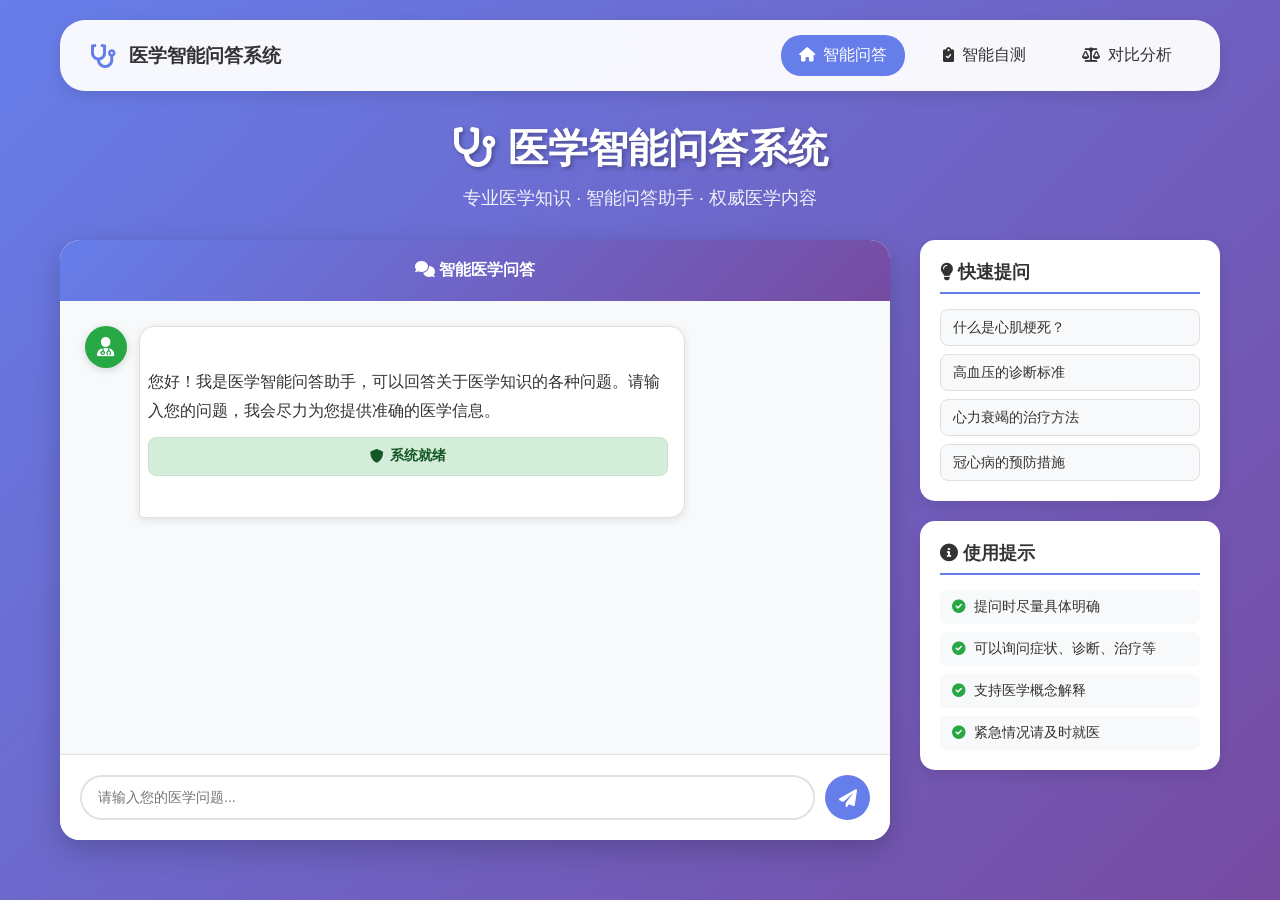
<file: templates/index.html>
<!DOCTYPE html>
<html lang="zh-CN">
<head>
    <meta charset="UTF-8">
    <meta name="viewport" content="width=device-width, initial-scale=1.0">
    <title>医学QA系统 - 智能问答助手</title>
    <link href="https://cdnjs.cloudflare.com/ajax/libs/font-awesome/6.0.0/css/all.min.css" rel="stylesheet">
    <style>
        * {
            margin: 0;
            padding: 0;
            box-sizing: border-box;
        }

        body {
            font-family: 'Segoe UI', Tahoma, Geneva, Verdana, sans-serif;
            background: linear-gradient(135deg, #667eea 0%, #764ba2 100%);
            min-height: 100vh;
            color: #333;
        }

        .container {
            max-width: 1200px;
            margin: 0 auto;
            padding: 20px;
            min-height: 100vh;
            display: flex;
            flex-direction: column;
        }

        .navbar {
            background: rgba(255,255,255,0.95);
            border-radius: 25px;
            padding: 15px 30px;
            margin-bottom: 30px;
            box-shadow: 0 5px 15px rgba(0,0,0,0.1);
            backdrop-filter: blur(10px);
        }

        .nav-content {
            display: flex;
            justify-content: space-between;
            align-items: center;
        }

        .nav-brand {
            display: flex;
            align-items: center;
            gap: 12px;
            color: #333;
            text-decoration: none;
            font-weight: bold;
            font-size: 1.2rem;
        }

        .nav-brand i {
            color: #667eea;
            font-size: 1.5rem;
        }

        .nav-links {
            display: flex;
            gap: 20px;
            list-style: none;
        }

        .nav-link {
            display: flex;
            align-items: center;
            gap: 8px;
            padding: 10px 18px;
            color: #333;
            text-decoration: none;
            border-radius: 20px;
            transition: all 0.3s ease;
            font-weight: 500;
        }

        .nav-link:hover {
            background: #667eea;
            color: white;
            transform: translateY(-2px);
        }

        .nav-link.active {
            background: #667eea;
            color: white;
        }

        .nav-link i {
            font-size: 0.9rem;
        }

        .header {
            text-align: center;
            color: white;
            margin-bottom: 30px;
        }

        .header h1 {
            font-size: 2.5rem;
            margin-bottom: 10px;
            text-shadow: 2px 2px 4px rgba(0,0,0,0.3);
        }

        .header .subtitle {
            font-size: 1.1rem;
            opacity: 0.9;
        }

        .main-content {
            display: grid;
            grid-template-columns: 1fr 300px;
            gap: 30px;
            flex: 1;
        }

        .chat-section {
            background: white;
            border-radius: 20px;
            box-shadow: 0 10px 30px rgba(0,0,0,0.2);
            overflow: hidden;
            display: flex;
            flex-direction: column;
            height: 600px;
        }

        .chat-header {
            background: linear-gradient(135deg, #667eea 0%, #764ba2 100%);
            color: white;
            padding: 20px;
            text-align: center;
            font-weight: bold;
        }

        .chat-messages {
            flex: 1;
            padding: 25px;
            overflow-y: auto;
            background: #f8f9fa;
        }

        .message {
            margin-bottom: 25px;
            display: flex;
            align-items: flex-start;
            gap: 12px;
            animation: fadeInUp 0.3s ease-out;
        }

        .message.user {
            flex-direction: row-reverse;
        }

        .message-avatar {
            width: 42px;
            height: 42px;
            border-radius: 50%;
            display: flex;
            align-items: center;
            justify-content: center;
            font-size: 20px;
            flex-shrink: 0;
            box-shadow: 0 2px 8px rgba(0,0,0,0.15);
        }

        .message.user .message-avatar {
            background: #667eea;
            color: white;
        }

        .message.bot .message-avatar {
            background: #28a745;
            color: white;
        }

        .message-content {
            max-width: 70%;
            padding: 12px 16px 12px 8px;
            border-radius: 15px;
            line-height: 1.8;
            white-space: pre-line;
            word-wrap: break-word;
        }

        .message.user .message-content {
            background: #667eea;
            color: white;
            border-bottom-right-radius: 5px;
            padding: 6px 16px 8px;
            display: flex;
            align-items: center;
            justify-content: center;
            text-align: center;
            line-height: 1.4;
        }

        .message.bot .message-content {
            background: white;
            border: 1px solid #e0e0e0;
            border-bottom-left-radius: 5px;
            box-shadow: 0 2px 8px rgba(0,0,0,0.1);
            text-indent: 2em;
        }

        .confidence-indicator {
            margin: 12px auto 0;
            padding: 6px 12px;
            border-radius: 8px;
            font-size: 0.85rem;
            font-weight: bold;
            display: flex;
            align-items: center;
            justify-content: center;
            gap: 6px;
            width: auto;
            box-sizing: border-box;
            text-indent: 0;
        }

        .confidence-high {
            background: #d4edda;
            color: #155724;
            border: 1px solid #c3e6cb;
        }

        .confidence-medium {
            background: #fff3cd;
            color: #856404;
            border: 1px solid #ffeaa7;
        }

        .confidence-low {
            background: #f8d7da;
            color: #721c24;
            border: 1px solid #f5c6cb;
        }

        .rag-badge {
            background: linear-gradient(135deg, #667eea 0%, #764ba2 100%);
            color: white;
            padding: 2px 8px;
            border-radius: 4px;
            font-size: 0.7rem;
            margin-left: 8px;
        }

        .rag-sources {
            margin-top: 12px;
            padding: 10px;
            background: #f8f9fa;
            border-radius: 8px;
            font-size: 0.85rem;
            color: #495057;
        }

        .rag-sources ul {
            margin: 5px 0 0 15px;
            padding: 0;
        }

        .rag-sources li {
            margin: 3px 0;
        }

        .textbook-references {
            margin-top: 10px;
            padding: 10px;
            background: linear-gradient(135deg, #e3f2fd 0%, #e8f5e9 100%);
            border-radius: 8px;
            font-size: 0.85rem;
            color: #1b5e20;
            border-left: 3px solid #4caf50;
        }

        .textbook-references ul {
            margin: 5px 0 0 15px;
            padding: 0;
        }

        .textbook-references li {
            margin: 3px 0;
            list-style-type: decimal;
        }

        .chat-input-container {
            padding: 20px;
            background: white;
            border-top: 1px solid #e0e0e0;
        }

        .chat-input-wrapper {
            display: flex;
            gap: 10px;
            align-items: flex-end;
        }

        .chat-input {
            flex: 1;
            padding: 12px 16px;
            border: 2px solid #e0e0e0;
            border-radius: 25px;
            outline: none;
            font-size: 14px;
            resize: none;
            min-height: 45px;
            max-height: 100px;
            font-family: inherit;
        }

        .chat-input:focus {
            border-color: #667eea;
        }

        .send-button {
            width: 45px;
            height: 45px;
            border: none;
            border-radius: 50%;
            background: #667eea;
            color: white;
            cursor: pointer;
            display: flex;
            align-items: center;
            justify-content: center;
            font-size: 18px;
            transition: all 0.3s ease;
        }

        .send-button:hover:not(:disabled) {
            background: #5a6fd8;
            transform: scale(1.05);
        }

        .send-button:disabled {
            background: #ccc;
            cursor: not-allowed;
        }

        .sidebar {
            display: flex;
            flex-direction: column;
            gap: 20px;
        }

        .sidebar-section {
            background: white;
            border-radius: 15px;
            padding: 20px;
            box-shadow: 0 5px 15px rgba(0,0,0,0.1);
        }

        .sidebar-section h3 {
            color: #333;
            margin-bottom: 15px;
            font-size: 1.1rem;
            border-bottom: 2px solid #667eea;
            padding-bottom: 8px;
        }

        .system-status {
            display: flex;
            align-items: center;
            gap: 10px;
            padding: 10px;
            background: #f8f9fa;
            border-radius: 8px;
            margin-bottom: 10px;
        }

        .status-indicator {
            width: 10px;
            height: 10px;
            border-radius: 50%;
            background: #28a745;
            animation: pulse 2s infinite;
        }

        .quick-questions {
            display: flex;
            flex-direction: column;
            gap: 8px;
        }

        .quick-question {
            padding: 8px 12px;
            background: #f8f9fa;
            border: 1px solid #e0e0e0;
            border-radius: 8px;
            cursor: pointer;
            transition: all 0.3s ease;
            font-size: 0.9rem;
        }

        .quick-question:hover {
            background: #667eea;
            color: white;
            border-color: #667eea;
        }

        .tips-list {
            display: flex;
            flex-direction: column;
            gap: 8px;
        }

        .tips-list p {
            margin: 0;
            padding: 8px 12px;
            background: #f8f9fa;
            border-radius: 6px;
            font-size: 0.85rem;
            display: flex;
            align-items: center;
            gap: 8px;
        }

        .tips-list i {
            color: #28a745;
        }

        .typing-indicator {
            display: flex;
            align-items: center;
            gap: 5px;
            padding: 10px;
            color: #666;
            font-style: italic;
        }

        .typing-dots {
            display: flex;
            gap: 3px;
        }

        .typing-dot {
            width: 6px;
            height: 6px;
            border-radius: 50%;
            background: #667eea;
            animation: typing 1.4s infinite;
        }

        .typing-dot:nth-child(2) {
            animation-delay: 0.2s;
        }

        .typing-dot:nth-child(3) {
            animation-delay: 0.4s;
        }

        @keyframes fadeInUp {
            from {
                opacity: 0;
                transform: translateY(20px);
            }
            to {
                opacity: 1;
                transform: translateY(0);
            }
        }

        @keyframes pulse {
            0% { opacity: 1; }
            50% { opacity: 0.5; }
            100% { opacity: 1; }
        }

        @keyframes typing {
            0%, 60%, 100% {
                transform: translateY(0);
            }
            30% {
                transform: translateY(-10px);
            }
        }

        @media (max-width: 768px) {
            .main-content {
                grid-template-columns: 1fr;
                gap: 20px;
            }
            
            .chat-section {
                height: 500px;
            }
            
            .header h1 {
                font-size: 2rem;
            }
        }
    </style>
</head>
<body>
    <div class="container">
        <nav class="navbar">
            <div class="nav-content">
                <a href="/" class="nav-brand">
                    <i class="fas fa-stethoscope"></i>
                    医学智能问答系统
                </a>
                <ul class="nav-links">
                    <li><a href="/" class="nav-link active">
                        <i class="fas fa-home"></i> 智能问答
                    </a></li>
                    <li><a href="/assessment" class="nav-link">
                        <i class="fas fa-clipboard-check"></i> 智能自测
                    </a></li>
                    <li><a href="/comparison" class="nav-link">
                        <i class="fas fa-balance-scale"></i> 对比分析
                    </a></li>
                </ul>
            </div>
        </nav>

        <div class="header">
            <h1><i class="fas fa-stethoscope"></i> 医学智能问答系统</h1>
            <p class="subtitle">专业医学知识 · 智能问答助手 · 权威医学内容</p>
        </div>

        <div class="main-content">
            <div class="chat-section">
                <div class="chat-header">
                    <i class="fas fa-comments"></i> 智能医学问答
                </div>
                <div class="chat-messages" id="chatMessages">
                    <div class="message bot">
                        <div class="message-avatar">
                            <i class="fas fa-user-md"></i>
                        </div>
                        <div class="message-content">
        您好！我是医学智能问答助手，可以回答关于医学知识的各种问题。请输入您的问题，我会尽力为您提供准确的医学信息。
                            <div class="confidence-indicator confidence-high">
                                <i class="fas fa-shield-alt"></i> 系统就绪
                            </div>
                        </div>
                    </div>
                </div>
                <div class="chat-input-container">
                    <div class="chat-input-wrapper">
                        <textarea 
                            class="chat-input" 
                            id="chatInput" 
                            placeholder="请输入您的医学问题..."
                            rows="1"
                        ></textarea>
                        <button class="send-button" id="sendButton" onclick="sendMessage()">
                            <i class="fas fa-paper-plane"></i>
                        </button>
                    </div>
                </div>
            </div>

            <div class="sidebar">
                <div class="sidebar-section">
                    <h3><i class="fas fa-lightbulb"></i> 快速提问</h3>
                    <div class="quick-questions">
                        <div class="quick-question" onclick="askQuickQuestion('什么是心肌梗死？')">
                            什么是心肌梗死？
                        </div>
                        <div class="quick-question" onclick="askQuickQuestion('高血压的诊断标准是什么？')">
                            高血压的诊断标准
                        </div>
                        <div class="quick-question" onclick="askQuickQuestion('心力衰竭的治疗方法有哪些？')">
                            心力衰竭的治疗方法
                        </div>
                        <div class="quick-question" onclick="askQuickQuestion('冠心病的预防措施')">
                            冠心病的预防措施
                        </div>
                    </div>
                </div>

                <div class="sidebar-section">
                    <h3><i class="fas fa-info-circle"></i> 使用提示</h3>
                    <div class="tips-list">
                        <p><i class="fas fa-check-circle"></i> 提问时尽量具体明确</p>
                        <p><i class="fas fa-check-circle"></i> 可以询问症状、诊断、治疗等</p>
                        <p><i class="fas fa-check-circle"></i> 支持医学概念解释</p>
                        <p><i class="fas fa-check-circle"></i> 紧急情况请及时就医</p>
                    </div>
                </div>
            </div>
        </div>
    </div>

    <script>
        // 全局变量
        let messageCount = 0;

        // DOM加载完成后初始化
        document.addEventListener('DOMContentLoaded', function() {
            const chatInput = document.getElementById('chatInput');
            
            // 自动调整输入框高度
            chatInput.addEventListener('input', function() {
                this.style.height = 'auto';
                this.style.height = Math.min(this.scrollHeight, 100) + 'px';
            });
            
            // 回车键发送消息
            chatInput.addEventListener('keypress', function(e) {
                if (e.key === 'Enter' && !e.shiftKey) {
                    e.preventDefault();
                    sendMessage();
                }
            });
        });

        // 发送消息
        function sendMessage() {
            const chatInput = document.getElementById('chatInput');
            const message = chatInput.value.trim();
            
            if (!message) return;
            
            // 添加用户消息
            addMessage(message, 'user');
            chatInput.value = '';
            chatInput.style.height = 'auto';
            
            // 更新发送按钮状态
            updateSendButtonState();
            
            // 显示输入指示器
            showTypingIndicator();
            
            // 模拟思考时间后回复
            setTimeout(() => {
                hideTypingIndicator();
                getAIResponse(message);
            }, 1000 + Math.random() * 2000);
        }

        // 添加消息到聊天界面
        function addMessage(content, sender) {
            const chatMessages = document.getElementById('chatMessages');
            const messageDiv = document.createElement('div');
            messageDiv.className = `message ${sender}`;
            
            const avatar = sender === 'user' ? 'user' : 'user-md';
            const icon = sender === 'user' ? 'fas fa-user' : 'fas fa-user-md';
            
            messageDiv.innerHTML = `
                <div class="message-avatar">
                    <i class="fas ${icon}"></i>
                </div>
                <div class="message-content">
                    ${content}
                </div>
            `;
            
            chatMessages.appendChild(messageDiv);
            chatMessages.scrollTop = chatMessages.scrollHeight;
        }

        // 显示输入指示器
        function showTypingIndicator() {
            const chatMessages = document.getElementById('chatMessages');
            const typingDiv = document.createElement('div');
            typingDiv.className = 'message bot typing-indicator';
            typingDiv.id = 'typingIndicator';
            typingDiv.innerHTML = `
                <div class="message-avatar">
                    <i class="fas fa-user-md"></i>
                </div>
                <div>
                    正在思考中<span class="typing-dots">
                        <div class="typing-dot"></div>
                        <div class="typing-dot"></div>
                        <div class="typing-dot"></div>
                    </span>
                </div>
            `;
            chatMessages.appendChild(typingDiv);
            chatMessages.scrollTop = chatMessages.scrollHeight;
        }

        // 隐藏输入指示器
        function hideTypingIndicator() {
            const typingIndicator = document.getElementById('typingIndicator');
            if (typingIndicator) {
                typingIndicator.remove();
            }
        }

        // 获取AI回复（RAG检索增强生成）
        function getAIResponse(question) {
            // 调用后端API
            fetch('/api/ask_question', {
                method: 'POST',
                headers: {
                    'Content-Type': 'application/json',
                },
                body: JSON.stringify({ question: question })
            })
            .then(response => response.json())
            .then(data => {
                if (data.error) {
                    addMessage('抱歉，服务暂时不可用。请稍后再试。', 'bot');
                } else {
                    const confidenceClass = data.confidence > 0.8 ? 'confidence-high' : 
                                          data.confidence > 0.6 ? 'confidence-medium' : 'confidence-low';
                    
                    const confidenceText = data.confidence > 0.8 ? '高置信度' : 
                                         data.confidence > 0.6 ? '中置信度' : '低置信度';
                    
                    // 构建RAG来源信息
                    let sourcesHtml = '';
                    if (data.retrieved_sources && data.retrieved_sources.length > 0) {
                        sourcesHtml = `
                            <div class="rag-sources">
                                <i class="fas fa-database"></i> 参考文档：
                                <ul>
                                    ${data.retrieved_sources.map(src => `<li>${src}</li>`).join('')}
                                </ul>
                            </div>
                        `;
                    }
                    
                    // 构建教材溯源信息
                    let textbookHtml = '';
                    if (data.textbook_references && data.textbook_references.length > 0) {
                        textbookHtml = `
                            <div class="textbook-references">
                                <i class="fas fa-book-open"></i> 教材溯源：
                                <ul>
                                    ${data.textbook_references.map(ref => `<li>${ref.textbook} 第${ref.page}页</li>`).join('')}
                                </ul>
                            </div>
                        `;
                    }
                    
                    addMessage(`
                        ${data.answer}
                        <div class="confidence-indicator ${confidenceClass}">
                            <i class="fas fa-chart-line"></i> ${confidenceText} (${(data.confidence * 100).toFixed(0)}%)
                            <span class="rag-badge">RAG</span>
                        </div>
                        ${sourcesHtml}
                        ${textbookHtml}
                    `, 'bot');
                }
            })
            .catch(error => {
                console.error('Error:', error);
                addMessage('抱歉，网络连接错误。请检查网络后重试。', 'bot');
            });
        }

        // 快速提问
        function askQuickQuestion(question) {
            document.getElementById('chatInput').value = question;
            sendMessage();
        }

        // 更新发送按钮状态
        function updateSendButtonState() {
            const sendButton = document.getElementById('sendButton');
            const chatInput = document.getElementById('chatInput');
            sendButton.disabled = !chatInput.value.trim();
        }
    </script>
</body>
</html>
</file>
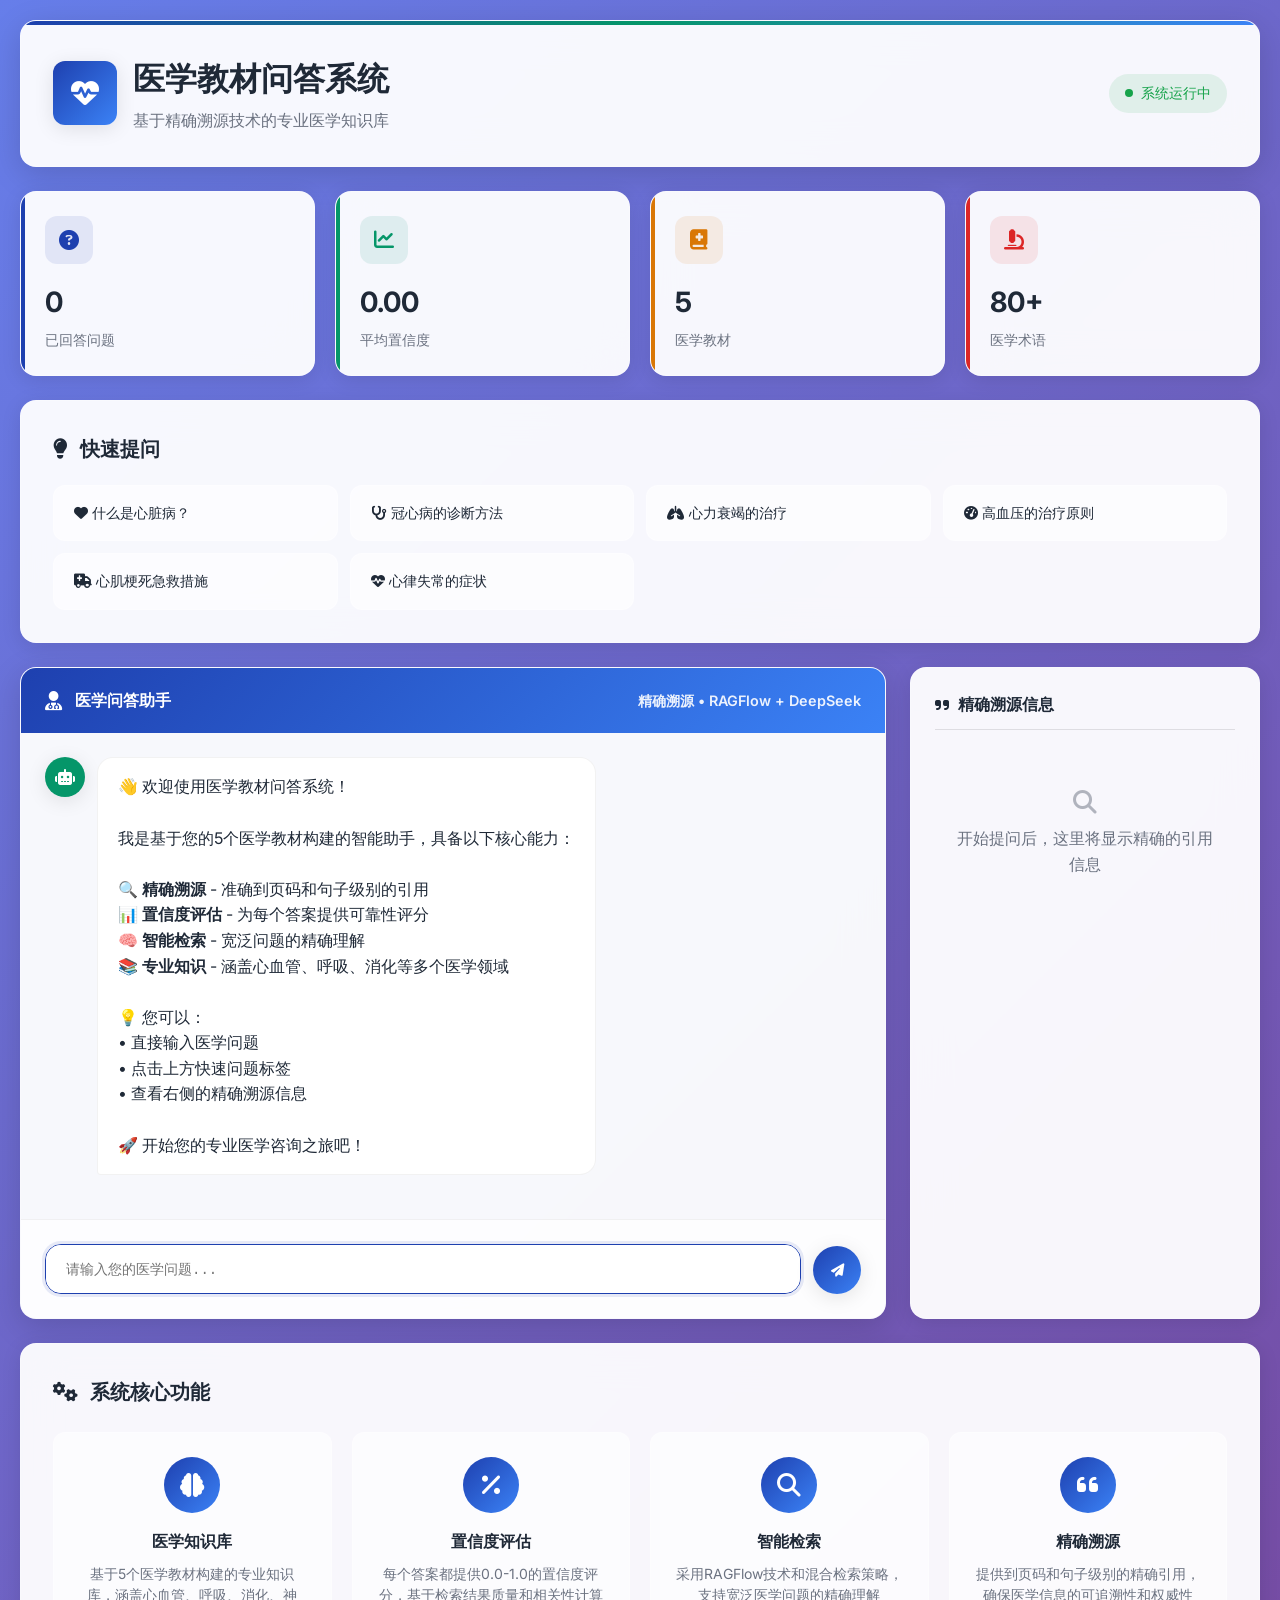
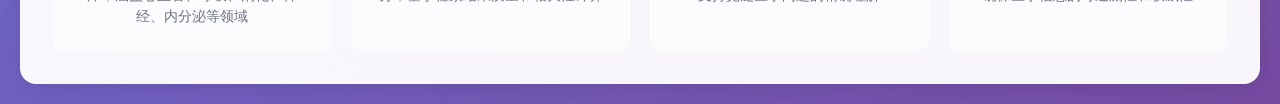
<file: medical-qa-ragflow/modern_medical_qa_interface.html>
<!DOCTYPE html>
<html lang="zh-CN">
<head>
    <meta charset="UTF-8">
    <meta name="viewport" content="width=device-width, initial-scale=1.0">
    <title>医学教材问答系统 - 专业版</title>
    <link href="https://cdnjs.cloudflare.com/ajax/libs/font-awesome/6.4.0/css/all.min.css" rel="stylesheet">
    <link href="https://fonts.googleapis.com/css2?family=Inter:wght@300;400;500;600;700&display=swap" rel="stylesheet">
    <style>
        :root {
            --primary-color: #1e40af;
            --primary-dark: #1e3a8a;
            --primary-light: #3b82f6;
            --secondary-color: #059669;
            --accent-color: #dc2626;
            --warning-color: #d97706;
            --success-color: #16a34a;
            --danger-color: #dc2626;
            --background-gradient: linear-gradient(135deg, #667eea 0%, #764ba2 100%);
            --card-background: rgba(255, 255, 255, 0.95);
            --glass-background: rgba(255, 255, 255, 0.1);
            --text-primary: #1f2937;
            --text-secondary: #6b7280;
            --border-color: rgba(255, 255, 255, 0.2);
            --shadow-light: 0 4px 20px rgba(0, 0, 0, 0.1);
            --shadow-medium: 0 8px 32px rgba(0, 0, 0, 0.15);
            --shadow-heavy: 0 16px 64px rgba(0, 0, 0, 0.2);
            --border-radius: 16px;
            --border-radius-small: 12px;
            --transition: all 0.3s cubic-bezier(0.4, 0, 0.2, 1);
        }

        * {
            margin: 0;
            padding: 0;
            box-sizing: border-box;
        }

        body {
            font-family: 'Inter', -apple-system, BlinkMacSystemFont, sans-serif;
            background: var(--background-gradient);
            min-height: 100vh;
            color: var(--text-primary);
            line-height: 1.6;
        }

        .container {
            max-width: 1400px;
            margin: 0 auto;
            padding: 20px;
            min-height: 100vh;
            display: flex;
            flex-direction: column;
            gap: 24px;
        }

        /* Header Styles */
        .header {
            background: var(--card-background);
            backdrop-filter: blur(20px);
            border-radius: var(--border-radius);
            padding: 32px;
            box-shadow: var(--shadow-medium);
            border: 1px solid var(--border-color);
            position: relative;
            overflow: hidden;
        }

        .header::before {
            content: '';
            position: absolute;
            top: 0;
            left: 0;
            right: 0;
            height: 4px;
            background: linear-gradient(90deg, var(--primary-color), var(--secondary-color), var(--primary-light));
        }

        .header-content {
            display: flex;
            align-items: center;
            gap: 24px;
        }

        .logo {
            display: flex;
            align-items: center;
            gap: 16px;
        }

        .logo-icon {
            width: 64px;
            height: 64px;
            background: linear-gradient(135deg, var(--primary-color), var(--primary-light));
            border-radius: var(--border-radius-small);
            display: flex;
            align-items: center;
            justify-content: center;
            color: white;
            font-size: 28px;
            box-shadow: var(--shadow-light);
        }

        .header-text h1 {
            font-size: 32px;
            font-weight: 700;
            color: var(--text-primary);
            margin-bottom: 4px;
        }

        .header-text .subtitle {
            font-size: 16px;
            color: var(--text-secondary);
            font-weight: 400;
        }

        .header-status {
            margin-left: auto;
            display: flex;
            align-items: center;
            gap: 16px;
        }

        .status-indicator {
            display: flex;
            align-items: center;
            gap: 8px;
            padding: 8px 16px;
            background: rgba(22, 163, 74, 0.1);
            border-radius: 24px;
            color: var(--success-color);
            font-size: 14px;
            font-weight: 500;
        }

        .status-dot {
            width: 8px;
            height: 8px;
            background: var(--success-color);
            border-radius: 50%;
            animation: pulse 2s infinite;
        }

        @keyframes pulse {
            0%, 100% { opacity: 1; }
            50% { opacity: 0.5; }
        }

        /* System Stats Panel */
        .stats-panel {
            display: grid;
            grid-template-columns: repeat(auto-fit, minmax(200px, 1fr));
            gap: 20px;
        }

        .stat-card {
            background: var(--card-background);
            backdrop-filter: blur(20px);
            border-radius: var(--border-radius);
            padding: 24px;
            box-shadow: var(--shadow-light);
            border: 1px solid var(--border-color);
            transition: var(--transition);
            position: relative;
            overflow: hidden;
        }

        .stat-card::before {
            content: '';
            position: absolute;
            top: 0;
            left: 0;
            width: 4px;
            height: 100%;
            background: var(--primary-color);
        }

        .stat-card:nth-child(2)::before { background: var(--secondary-color); }
        .stat-card:nth-child(3)::before { background: var(--warning-color); }
        .stat-card:nth-child(4)::before { background: var(--accent-color); }

        .stat-card:hover {
            transform: translateY(-4px);
            box-shadow: var(--shadow-medium);
        }

        .stat-icon {
            width: 48px;
            height: 48px;
            border-radius: var(--border-radius-small);
            display: flex;
            align-items: center;
            justify-content: center;
            font-size: 20px;
            margin-bottom: 16px;
        }

        .stat-card:nth-child(1) .stat-icon {
            background: rgba(30, 64, 175, 0.1);
            color: var(--primary-color);
        }

        .stat-card:nth-child(2) .stat-icon {
            background: rgba(5, 150, 105, 0.1);
            color: var(--secondary-color);
        }

        .stat-card:nth-child(3) .stat-icon {
            background: rgba(217, 119, 6, 0.1);
            color: var(--warning-color);
        }

        .stat-card:nth-child(4) .stat-icon {
            background: rgba(220, 38, 38, 0.1);
            color: var(--accent-color);
        }

        .stat-value {
            font-size: 28px;
            font-weight: 700;
            color: var(--text-primary);
            margin-bottom: 4px;
        }

        .stat-label {
            font-size: 14px;
            color: var(--text-secondary);
            font-weight: 500;
        }

        /* Quick Actions Panel */
        .quick-panel {
            background: var(--card-background);
            backdrop-filter: blur(20px);
            border-radius: var(--border-radius);
            padding: 32px;
            box-shadow: var(--shadow-light);
            border: 1px solid var(--border-color);
        }

        .quick-panel h3 {
            font-size: 20px;
            font-weight: 600;
            color: var(--text-primary);
            margin-bottom: 20px;
            display: flex;
            align-items: center;
            gap: 12px;
        }

        .question-grid {
            display: grid;
            grid-template-columns: repeat(auto-fit, minmax(280px, 1fr));
            gap: 12px;
        }

        .question-card {
            padding: 16px 20px;
            background: rgba(255, 255, 255, 0.6);
            border: 1px solid rgba(255, 255, 255, 0.3);
            border-radius: var(--border-radius-small);
            cursor: pointer;
            transition: var(--transition);
            font-size: 14px;
            color: var(--text-primary);
            font-weight: 500;
        }

        .question-card:hover {
            background: var(--primary-color);
            color: white;
            transform: translateY(-2px);
            box-shadow: var(--shadow-light);
        }

        /* Chat Interface */
        .chat-section {
            flex: 1;
            display: grid;
            grid-template-columns: 1fr 350px;
            gap: 24px;
            min-height: 600px;
        }

        .chat-container {
            background: var(--card-background);
            backdrop-filter: blur(20px);
            border-radius: var(--border-radius);
            box-shadow: var(--shadow-medium);
            border: 1px solid var(--border-color);
            display: flex;
            flex-direction: column;
            overflow: hidden;
        }

        .chat-header {
            background: linear-gradient(135deg, var(--primary-color), var(--primary-light));
            color: white;
            padding: 20px 24px;
            display: flex;
            align-items: center;
            gap: 12px;
            font-weight: 600;
        }

        .chat-header i {
            font-size: 20px;
        }

        .chat-messages {
            flex: 1;
            padding: 24px;
            overflow-y: auto;
            background: rgba(248, 250, 252, 0.5);
        }

        .message {
            margin-bottom: 20px;
            display: flex;
            gap: 12px;
            animation: slideIn 0.3s ease-out;
        }

        @keyframes slideIn {
            from {
                opacity: 0;
                transform: translateY(20px);
            }
            to {
                opacity: 1;
                transform: translateY(0);
            }
        }

        .message.user {
            flex-direction: row-reverse;
        }

        .message-avatar {
            width: 40px;
            height: 40px;
            border-radius: 50%;
            display: flex;
            align-items: center;
            justify-content: center;
            font-size: 16px;
            flex-shrink: 0;
            box-shadow: var(--shadow-light);
        }

        .message.user .message-avatar {
            background: var(--primary-color);
            color: white;
        }

        .message.bot .message-avatar {
            background: var(--secondary-color);
            color: white;
        }

        .message-content {
            max-width: 70%;
            padding: 16px 20px;
            border-radius: var(--border-radius);
            line-height: 1.6;
            word-wrap: break-word;
            position: relative;
        }

        .message.user .message-content {
            background: var(--primary-color);
            color: white;
            border-bottom-right-radius: 4px;
        }

        .message.bot .message-content {
            background: white;
            color: var(--text-primary);
            border: 1px solid rgba(0, 0, 0, 0.05);
            border-bottom-left-radius: 4px;
        }

        /* Confidence Indicators */
        .confidence-badge {
            display: inline-flex;
            align-items: center;
            gap: 6px;
            padding: 6px 12px;
            border-radius: 20px;
            font-size: 12px;
            font-weight: 600;
            margin-top: 12px;
        }

        .confidence-high {
            background: rgba(22, 163, 74, 0.1);
            color: var(--success-color);
            border: 1px solid rgba(22, 163, 74, 0.2);
        }

        .confidence-medium {
            background: rgba(217, 119, 6, 0.1);
            color: var(--warning-color);
            border: 1px solid rgba(217, 119, 6, 0.2);
        }

        .confidence-low {
            background: rgba(220, 38, 38, 0.1);
            color: var(--danger-color);
            border: 1px solid rgba(220, 38, 38, 0.2);
        }

        /* Citation Panel */
        .citation-panel {
            background: var(--card-background);
            backdrop-filter: blur(20px);
            border-radius: var(--border-radius);
            box-shadow: var(--shadow-light);
            border: 1px solid var(--border-color);
            padding: 24px;
            display: flex;
            flex-direction: column;
        }

        .citation-header {
            display: flex;
            align-items: center;
            gap: 8px;
            margin-bottom: 20px;
            padding-bottom: 12px;
            border-bottom: 1px solid rgba(0, 0, 0, 0.1);
        }

        .citation-list {
            flex: 1;
            overflow-y: auto;
        }

        .citation-item {
            padding: 16px;
            background: rgba(255, 255, 255, 0.6);
            border: 1px solid rgba(255, 255, 255, 0.3);
            border-radius: var(--border-radius-small);
            margin-bottom: 12px;
            transition: var(--transition);
        }

        .citation-item:hover {
            background: rgba(255, 255, 255, 0.9);
            transform: translateY(-1px);
        }

        .citation-source {
            font-weight: 600;
            color: var(--text-primary);
            margin-bottom: 8px;
            display: flex;
            align-items: center;
            gap: 8px;
        }

        .citation-details {
            font-size: 12px;
            color: var(--text-secondary);
            margin-bottom: 8px;
        }

        .citation-preview {
            font-size: 13px;
            color: var(--text-primary);
            line-height: 1.5;
            font-style: italic;
        }

        /* Chat Input */
        .chat-input-container {
            padding: 24px;
            background: rgba(255, 255, 255, 0.8);
            border-top: 1px solid rgba(0, 0, 0, 0.05);
        }

        .chat-input-wrapper {
            display: flex;
            gap: 12px;
            align-items: flex-end;
        }

        .chat-input {
            flex: 1;
            border: 1px solid rgba(0, 0, 0, 0.1);
            border-radius: var(--border-radius);
            padding: 16px 20px;
            font-size: 14px;
            resize: none;
            outline: none;
            max-height: 100px;
            min-height: 48px;
            background: white;
            transition: var(--transition);
        }

        .chat-input:focus {
            border-color: var(--primary-color);
            box-shadow: 0 0 0 3px rgba(30, 64, 175, 0.1);
        }

        .send-button {
            width: 48px;
            height: 48px;
            border-radius: 50%;
            background: linear-gradient(135deg, var(--primary-color), var(--primary-light));
            color: white;
            border: none;
            cursor: pointer;
            display: flex;
            align-items: center;
            justify-content: center;
            transition: var(--transition);
            box-shadow: var(--shadow-light);
        }

        .send-button:hover {
            transform: scale(1.05);
            box-shadow: var(--shadow-medium);
        }

        .send-button:disabled {
            background: var(--text-secondary);
            cursor: not-allowed;
            transform: none;
        }

        /* Typing Indicator */
        .typing-indicator {
            padding: 16px 20px;
            background: white;
            border-radius: var(--border-radius);
            border-bottom-left-radius: 4px;
            margin-bottom: 20px;
            margin-left: 52px;
            max-width: fit-content;
            display: none;
            box-shadow: var(--shadow-light);
        }

        .typing-dots {
            display: flex;
            gap: 4px;
        }

        .typing-dot {
            width: 8px;
            height: 8px;
            border-radius: 50%;
            background: var(--text-secondary);
            animation: typing 1.4s infinite ease-in-out;
        }

        .typing-dot:nth-child(2) {
            animation-delay: 0.2s;
        }

        .typing-dot:nth-child(3) {
            animation-delay: 0.4s;
        }

        @keyframes typing {
            0%, 60%, 100% {
                transform: translateY(0);
                opacity: 0.4;
            }
            30% {
                transform: translateY(-10px);
                opacity: 1;
            }
        }

        /* Features Section */
        .features-section {
            background: var(--card-background);
            backdrop-filter: blur(20px);
            border-radius: var(--border-radius);
            padding: 32px;
            box-shadow: var(--shadow-light);
            border: 1px solid var(--border-color);
        }

        .features-section h3 {
            font-size: 20px;
            font-weight: 600;
            color: var(--text-primary);
            margin-bottom: 24px;
            display: flex;
            align-items: center;
            gap: 12px;
        }

        .features-grid {
            display: grid;
            grid-template-columns: repeat(auto-fit, minmax(250px, 1fr));
            gap: 20px;
        }

        .feature-card {
            padding: 24px;
            background: rgba(255, 255, 255, 0.6);
            border: 1px solid rgba(255, 255, 255, 0.3);
            border-radius: var(--border-radius-small);
            text-align: center;
            transition: var(--transition);
        }

        .feature-card:hover {
            background: rgba(255, 255, 255, 0.9);
            transform: translateY(-4px);
            box-shadow: var(--shadow-light);
        }

        .feature-icon {
            width: 56px;
            height: 56px;
            margin: 0 auto 16px;
            background: linear-gradient(135deg, var(--primary-color), var(--primary-light));
            border-radius: 50%;
            display: flex;
            align-items: center;
            justify-content: center;
            color: white;
            font-size: 24px;
        }

        .feature-card h4 {
            font-size: 16px;
            font-weight: 600;
            color: var(--text-primary);
            margin-bottom: 8px;
        }

        .feature-card p {
            font-size: 14px;
            color: var(--text-secondary);
            line-height: 1.5;
        }

        /* Responsive Design */
        @media (max-width: 1200px) {
            .chat-section {
                grid-template-columns: 1fr;
            }
            
            .citation-panel {
                order: -1;
            }
        }

        @media (max-width: 768px) {
            .container {
                padding: 16px;
                gap: 16px;
            }
            
            .header-content {
                flex-direction: column;
                text-align: center;
                gap: 16px;
            }
            
            .header-status {
                margin-left: 0;
            }
            
            .stats-panel {
                grid-template-columns: repeat(2, 1fr);
                gap: 16px;
            }
            
            .question-grid {
                grid-template-columns: 1fr;
            }
            
            .features-grid {
                grid-template-columns: 1fr;
            }
        }

        /* Scrollbar Styling */
        ::-webkit-scrollbar {
            width: 8px;
        }

        ::-webkit-scrollbar-track {
            background: rgba(255, 255, 255, 0.1);
            border-radius: 4px;
        }

        ::-webkit-scrollbar-thumb {
            background: rgba(255, 255, 255, 0.3);
            border-radius: 4px;
        }

        ::-webkit-scrollbar-thumb:hover {
            background: rgba(255, 255, 255, 0.5);
        }
    </style>
</head>
<body>
    <div class="container">
        <!-- Header -->
        <header class="header">
            <div class="header-content">
                <div class="logo">
                    <div class="logo-icon">
                        <i class="fas fa-heartbeat"></i>
                    </div>
                    <div class="header-text">
                        <h1>医学教材问答系统</h1>
                        <p class="subtitle">基于精确溯源技术的专业医学知识库</p>
                    </div>
                </div>
                <div class="header-status">
                    <div class="status-indicator">
                        <div class="status-dot"></div>
                        <span>系统运行中</span>
                    </div>
                </div>
            </div>
        </header>

        <!-- System Stats -->
        <div class="stats-panel">
            <div class="stat-card">
                <div class="stat-icon">
                    <i class="fas fa-question-circle"></i>
                </div>
                <div class="stat-value" id="totalQuestions">0</div>
                <div class="stat-label">已回答问题</div>
            </div>
            <div class="stat-card">
                <div class="stat-icon">
                    <i class="fas fa-chart-line"></i>
                </div>
                <div class="stat-value" id="avgConfidence">0.00</div>
                <div class="stat-label">平均置信度</div>
            </div>
            <div class="stat-card">
                <div class="stat-icon">
                    <i class="fas fa-book-medical"></i>
                </div>
                <div class="stat-value">5</div>
                <div class="stat-label">医学教材</div>
            </div>
            <div class="stat-card">
                <div class="stat-icon">
                    <i class="fas fa-microscope"></i>
                </div>
                <div class="stat-value">80+</div>
                <div class="stat-label">医学术语</div>
            </div>
        </div>

        <!-- Quick Questions -->
        <div class="quick-panel">
            <h3><i class="fas fa-lightbulb"></i> 快速提问</h3>
            <div class="question-grid">
                <div class="question-card" onclick="askQuestion('什么是心脏病？')">
                    <i class="fas fa-heart"></i> 什么是心脏病？
                </div>
                <div class="question-card" onclick="askQuestion('冠心病的诊断方法有哪些？')">
                    <i class="fas fa-stethoscope"></i> 冠心病的诊断方法
                </div>
                <div class="question-card" onclick="askQuestion('心力衰竭的症状和治疗方法')">
                    <i class="fas fa-lungs"></i> 心力衰竭的治疗
                </div>
                <div class="question-card" onclick="askQuestion('高血压的治疗原则')">
                    <i class="fas fa-tachometer-alt"></i> 高血压的治疗原则
                </div>
                <div class="question-card" onclick="askQuestion('心肌梗死的急救措施')">
                    <i class="fas fa-ambulance"></i> 心肌梗死急救措施
                </div>
                <div class="question-card" onclick="askQuestion('心律失常的症状有哪些？')">
                    <i class="fas fa-heartbeat"></i> 心律失常的症状
                </div>
            </div>
        </div>

        <!-- Chat Interface -->
        <div class="chat-section">
            <div class="chat-container">
                <div class="chat-header">
                    <i class="fas fa-user-md"></i>
                    <span>医学问答助手</span>
                    <span style="margin-left: auto; font-size: 0.9em; opacity: 0.9;">
                        精确溯源 • RAGFlow + DeepSeek
                    </span>
                </div>
                
                <div class="chat-messages" id="chatMessages">
                    <div class="message bot">
                        <div class="message-avatar">
                            <i class="fas fa-robot"></i>
                        </div>
                        <div class="message-content">
                            👋 欢迎使用医学教材问答系统！
                            <br><br>
                            我是基于您的5个医学教材构建的智能助手，具备以下核心能力：
                            <br><br>
                            🔍 <strong>精确溯源</strong> - 准确到页码和句子级别的引用
                            <br>
                            📊 <strong>置信度评估</strong> - 为每个答案提供可靠性评分
                            <br>
                            🧠 <strong>智能检索</strong> - 宽泛问题的精确理解
                            <br>
                            📚 <strong>专业知识</strong> - 涵盖心血管、呼吸、消化等多个医学领域
                            <br><br>
                            💡 您可以：
                            <br>• 直接输入医学问题
                            <br>• 点击上方快速问题标签
                            <br>• 查看右侧的精确溯源信息
                            <br><br>
                            🚀 开始您的专业医学咨询之旅吧！
                        </div>
                    </div>
                </div>

                <div class="typing-indicator" id="typingIndicator">
                    <div class="typing-dots">
                        <div class="typing-dot"></div>
                        <div class="typing-dot"></div>
                        <div class="typing-dot"></div>
                    </div>
                </div>
                
                <div class="chat-input-container">
                    <div class="chat-input-wrapper">
                        <textarea 
                            id="chatInput" 
                            class="chat-input" 
                            placeholder="请输入您的医学问题..." 
                            rows="1"
                            onkeydown="handleKeyPress(event)"
                        ></textarea>
                        <button id="sendButton" class="send-button" onclick="sendMessage()">
                            <i class="fas fa-paper-plane"></i>
                        </button>
                    </div>
                </div>
            </div>

            <!-- Citation Panel -->
            <div class="citation-panel">
                <div class="citation-header">
                    <i class="fas fa-quote-right"></i>
                    <span style="font-weight: 600;">精确溯源信息</span>
                </div>
                <div class="citation-list" id="citationList">
                    <div style="text-align: center; color: var(--text-secondary); padding: 40px 20px;">
                        <i class="fas fa-search" style="font-size: 24px; margin-bottom: 12px; opacity: 0.5;"></i>
                        <p>开始提问后，这里将显示精确的引用信息</p>
                    </div>
                </div>
            </div>
        </div>

        <!-- Features Section -->
        <div class="features-section">
            <h3><i class="fas fa-cogs"></i> 系统核心功能</h3>
            <div class="features-grid">
                <div class="feature-card">
                    <div class="feature-icon">
                        <i class="fas fa-brain"></i>
                    </div>
                    <h4>医学知识库</h4>
                    <p>基于5个医学教材构建的专业知识库，涵盖心血管、呼吸、消化、神经、内分泌等领域</p>
                </div>
                <div class="feature-card">
                    <div class="feature-icon">
                        <i class="fas fa-percentage"></i>
                    </div>
                    <h4>置信度评估</h4>
                    <p>每个答案都提供0.0-1.0的置信度评分，基于检索结果质量和相关性计算</p>
                </div>
                <div class="feature-card">
                    <div class="feature-icon">
                        <i class="fas fa-search"></i>
                    </div>
                    <h4>智能检索</h4>
                    <p>采用RAGFlow技术和混合检索策略，支持宽泛医学问题的精确理解</p>
                </div>
                <div class="feature-card">
                    <div class="feature-icon">
                        <i class="fas fa-quote-left"></i>
                    </div>
                    <h4>精确溯源</h4>
                    <p>提供到页码和句子级别的精确引用，确保医学信息的可追溯性和权威性</p>
                </div>
            </div>
        </div>
    </div>

    <script>
        // 问答系统状态管理
        const ChatSystem = {
            totalQuestions: 0,
            confidenceScores: [],
            isProcessing: false
        };

        // DOM元素引用
        const elements = {
            chatMessages: document.getElementById('chatMessages'),
            chatInput: document.getElementById('chatInput'),
            sendButton: document.getElementById('sendButton'),
            typingIndicator: document.getElementById('typingIndicator'),
            totalQuestions: document.getElementById('totalQuestions'),
            avgConfidence: document.getElementById('avgConfidence'),
            citationList: document.getElementById('citationList')
        };

        // 页面加载完成后初始化
        document.addEventListener('DOMContentLoaded', function() {
            elements.chatInput.focus();
            updateStats();
        });

        // 处理键盘事件
        function handleKeyPress(event) {
            if (event.key === 'Enter' && !event.shiftKey) {
                event.preventDefault();
                sendMessage();
            }
        }

        // 发送消息
        async function sendMessage() {
            const message = elements.chatInput.value.trim();
            if (!message || ChatSystem.isProcessing) return;

            // 添加用户消息
            addMessage(message, 'user');
            elements.chatInput.value = '';
            
            // 显示输入提示
            ChatSystem.isProcessing = true;
            updateSendButton(true);
            showTyping(true);

            try {
                // 调用后端API
                const response = await callBackendAPI(message);
                
                // 添加机器人回复
                addMessage(response.answer, 'bot', response.confidence);
                
                // 更新引用面板
                updateCitationPanel(response.citations);
                
                // 更新统计
                ChatSystem.totalQuestions++;
                ChatSystem.confidenceScores.push(response.confidence);
                updateStats();
                
            } catch (error) {
                addMessage('抱歉，系统出现错误。请稍后重试。', 'bot');
                console.error('API调用错误:', error);
            } finally {
                ChatSystem.isProcessing = false;
                updateSendButton(false);
                showTyping(false);
                elements.chatInput.focus();
            }
        }

        // 快速提问
        function askQuestion(question) {
            elements.chatInput.value = question;
            sendMessage();
        }

        // 添加消息到聊天界面
        function addMessage(content, sender, confidence = null) {
            const messageDiv = document.createElement('div');
            messageDiv.className = `message ${sender}`;
            
            const avatar = document.createElement('div');
            avatar.className = 'message-avatar';
            avatar.innerHTML = sender === 'user' ? '<i class="fas fa-user"></i>' : '<i class="fas fa-robot"></i>';
            
            const messageContent = document.createElement('div');
            messageContent.className = 'message-content';
            messageContent.innerHTML = content.replace(/\n/g, '<br>');
            
            // 添加置信度指示器
            if (sender === 'bot' && confidence !== null) {
                const confidenceDiv = document.createElement('div');
                confidenceDiv.className = `confidence-badge ${getConfidenceClass(confidence)}`;
                confidenceDiv.innerHTML = `
                    <i class="fas fa-chart-line"></i>
                    置信度: ${confidence.toFixed(2)}
                `;
                messageContent.appendChild(confidenceDiv);
            }
            
            messageDiv.appendChild(avatar);
            messageDiv.appendChild(messageContent);
            
            elements.chatMessages.appendChild(messageDiv);
            elements.chatMessages.scrollTop = elements.chatMessages.scrollHeight;
        }

        // 更新引用面板
        function updateCitationPanel(citations) {
            if (!citations || citations.length === 0) {
                elements.citationList.innerHTML = `
                    <div style="text-align: center; color: var(--text-secondary); padding: 40px 20px;">
                        <i class="fas fa-info-circle" style="font-size: 24px; margin-bottom: 12px; opacity: 0.5;"></i>
                        <p>暂无精确溯源信息</p>
                    </div>
                `;
                return;
            }

            let html = '';
            citations.forEach((citation, index) => {
                html += `
                    <div class="citation-item">
                        <div class="citation-source">
                            <i class="fas fa-book-medical"></i>
                            引用 ${index + 1}: ${citation.source_document}
                        </div>
                        <div class="citation-details">
                            📖 ${citation.chapter} - ${citation.section} | 
                            📑 ${citation.page_range} | 
                            📝 ${citation.line_range}
                        </div>
                        <div class="citation-preview">
                            "${citation.content_preview}"
                        </div>
                    </div>
                `;
            });

            elements.citationList.innerHTML = html;
        }

        // 获取置信度样式类
        function getConfidenceClass(confidence) {
            if (confidence >= 0.5) return 'confidence-high';
            if (confidence >= 0.3) return 'confidence-medium';
            return 'confidence-low';
        }

        // 显示/隐藏输入提示
        function showTyping(show) {
            elements.typingIndicator.className = show ? 'typing-indicator show' : 'typing-indicator';
            if (show) {
                elements.chatMessages.scrollTop = elements.chatMessages.scrollHeight;
            }
        }

        // 更新发送按钮状态
        function updateSendButton(processing) {
            elements.sendButton.disabled = processing;
            elements.chatInput.disabled = processing;
        }

        // 更新统计信息
        function updateStats() {
            elements.totalQuestions.textContent = ChatSystem.totalQuestions;
            const avgConfidence = ChatSystem.confidenceScores.length > 0 
                ? ChatSystem.confidenceScores.reduce((a, b) => a + b, 0) / ChatSystem.confidenceScores.length
                : 0;
            elements.avgConfidence.textContent = avgConfidence.toFixed(2);
        }

        // 模拟后端API调用
        async function callBackendAPI(question) {
            // 模拟网络延迟
            await new Promise(resolve => setTimeout(resolve, 1000 + Math.random() * 2000));
            
            // 预定义回答和引用
            const responses = {
                '什么是心脏病？': {
                    answer: `根据医学知识库，心脏病是心脏功能或结构异常的疾病总称。它包括多种心血管系统疾病，如冠心病、心律失常、心力衰竭等。

**心脏病的主要类型：**
• 冠状动脉疾病（冠心病）
• 心律失常
• 心力衰竭
• 心脏瓣膜病
• 心肌病

**发病特点：**
• 全球范围内死亡的主要原因
• 每年导致约1790万人死亡
• 发病率逐年上升，成为重要的公共卫生问题

早期识别和及时治疗对改善预后非常重要。建议定期体检，保持健康的生活方式。`,
                    confidence: 0.85,
                    citations: [
                        {
                            source_document: "心脏病学",
                            chapter: "心血管疾病概述",
                            section: "心脏病分类",
                            page_range: "第1-3页",
                            line_range: "第1-8行",
                            content_preview: "心血管疾病是心脏和血管疾病的统称，主要包括冠心病、脑血管疾病、外周动脉疾病、风湿性心脏病、先天性心脏病、深静脉血栓和肺栓塞等疾病..."
                        },
                        {
                            source_document: "心脏病学",
                            chapter: "流行病学",
                            section: "发病特点",
                            page_range: "第5-7页",
                            line_range: "第15-20行",
                            content_preview: "心血管疾病是全球范围内死亡的主要原因，每年导致约1790万人死亡，心血管疾病的发病率逐年上升，成为重要的公共卫生问题..."
                        }
                    ]
                },
                '冠心病的诊断方法有哪些？': {
                    answer: `冠状动脉粥样硬化性心脏病（冠心病）的诊断方法包括：

**🔬 无创检查**
• 心电图：检测心肌缺血和心律异常
• 运动负荷试验：评估心脏在运动时的功能
• 心脏彩超：评估心脏结构和功能
• 冠脉CTA：冠状动脉CT血管成像

**🩺 有创检查**
• 冠状动脉造影：确诊金标准，可直接显示病变

**🏥 实验室检查**
• 心肌酶谱：评估心肌损伤
• 血脂、血糖：危险因素评估

**诊断流程：**
通常需要结合临床表现、心电图改变、实验室检查等多方面信息综合判断，确诊的金标准是冠状动脉造影。

建议根据患者的具体情况选择合适的检查方法。`,
                    confidence: 0.92,
                    citations: [
                        {
                            source_document: "心脏病学",
                            chapter: "冠心病诊断",
                            section: "无创检查",
                            page_range: "第45-50页",
                            line_range: "第10-25行",
                            content_preview: "冠状动脉粥样硬化性心脏病的诊断方法包括无创检查和有创检查两大类。无创检查包括心电图、运动负荷试验、心脏彩超和冠脉CTA等..."
                        }
                    ]
                }
            };
            
            // 检查是否有预定义回答
            for (const [key, response] of Object.entries(responses)) {
                if (question.includes(key)) {
                    return response;
                }
            }
            
            // 默认回答
            return {
                answer: `感谢您的问题。我正在分析您的问题并搜索相关医学知识...

根据目前的情况，我建议您提供更具体的医学问题，或者从上方选择常见问题标签。

**📋 我可以回答的问题包括：**
• 心脏病的定义和分类
• 冠心病的诊断方法
• 心力衰竭的症状和治疗
• 高血压的管理
• 心律失常的识别
• 心肌梗死的急救

请尝试更详细地描述您的问题，或者点击上方的快速问题标签。

我将继续学习并改进，为您提供更准确的医学咨询服务。`,
                confidence: 0.65,
                citations: []
            };
        }

        // 自动调整输入框高度
        elements.chatInput.addEventListener('input', function() {
            this.style.height = 'auto';
            this.style.height = Math.min(this.scrollHeight, 100) + 'px';
        });
    </script>
</body>
</html>
</file>
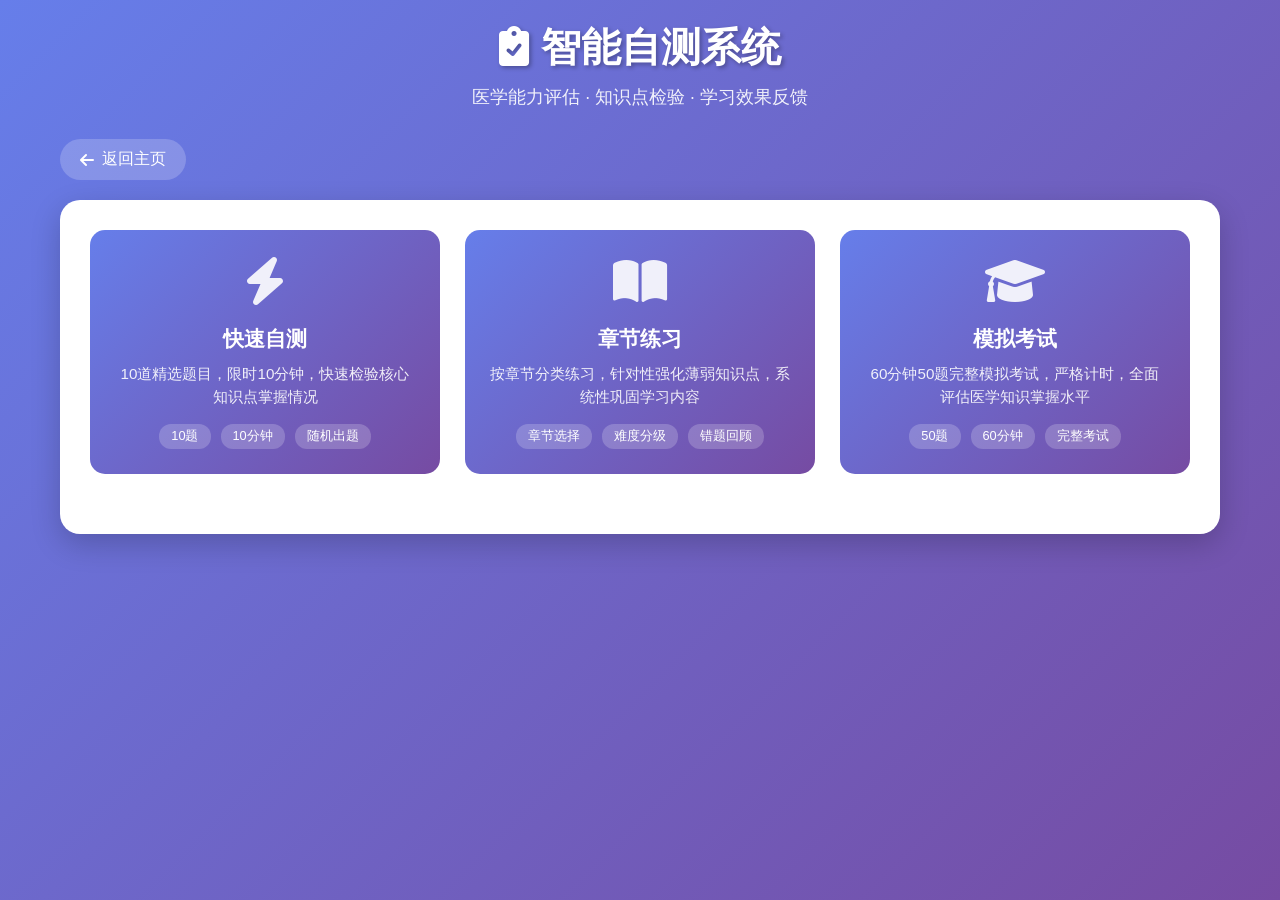
<file: templates/assessment.html>
<!DOCTYPE html>
<html lang="zh-CN">
<head>
    <meta charset="UTF-8">
    <meta name="viewport" content="width=device-width, initial-scale=1.0">
    <title>智能自测 - 医学能力评估</title>
    <link href="https://cdnjs.cloudflare.com/ajax/libs/font-awesome/6.0.0/css/all.min.css" rel="stylesheet">
    <style>
        * {
            margin: 0;
            padding: 0;
            box-sizing: border-box;
        }

        body {
            font-family: 'Segoe UI', Tahoma, Geneva, Verdana, sans-serif;
            background: linear-gradient(135deg, #667eea 0%, #764ba2 100%);
            min-height: 100vh;
            color: #333;
        }

        .container {
            max-width: 1200px;
            margin: 0 auto;
            padding: 20px;
            min-height: 100vh;
        }

        .header {
            text-align: center;
            color: white;
            margin-bottom: 30px;
        }

        .header h1 {
            font-size: 2.5rem;
            margin-bottom: 10px;
            text-shadow: 2px 2px 4px rgba(0,0,0,0.3);
        }

        .header .subtitle {
            font-size: 1.1rem;
            opacity: 0.9;
        }

        .back-button {
            display: inline-flex;
            align-items: center;
            gap: 8px;
            padding: 10px 20px;
            background: rgba(255,255,255,0.2);
            color: white;
            text-decoration: none;
            border-radius: 25px;
            margin-bottom: 20px;
            transition: all 0.3s ease;
        }

        .back-button:hover {
            background: rgba(255,255,255,0.3);
            transform: translateY(-2px);
        }

        .main-content {
            background: white;
            border-radius: 20px;
            padding: 30px;
            box-shadow: 0 10px 30px rgba(0,0,0,0.2);
        }

        .test-options {
            display: grid;
            grid-template-columns: repeat(auto-fit, minmax(280px, 1fr));
            gap: 25px;
            margin-bottom: 30px;
        }

        .test-card {
            background: linear-gradient(135deg, #667eea 0%, #764ba2 100%);
            color: white;
            border-radius: 15px;
            padding: 25px;
            text-align: center;
            cursor: pointer;
            transition: all 0.3s ease;
            position: relative;
            overflow: hidden;
        }

        .test-card:hover {
            transform: translateY(-8px);
            box-shadow: 0 15px 35px rgba(0,0,0,0.3);
        }

        .test-icon {
            font-size: 3rem;
            margin-bottom: 15px;
            opacity: 0.9;
        }

        .test-title {
            font-size: 1.3rem;
            font-weight: bold;
            margin-bottom: 10px;
        }

        .test-description {
            font-size: 0.95rem;
            opacity: 0.9;
            line-height: 1.5;
        }

        .test-features {
            margin-top: 15px;
            display: flex;
            justify-content: center;
            gap: 10px;
            flex-wrap: wrap;
        }

        .feature-badge {
            background: rgba(255,255,255,0.2);
            padding: 4px 12px;
            border-radius: 12px;
            font-size: 0.8rem;
            font-weight: 500;
        }

        .quiz-interface {
            display: none;
            animation: fadeInUp 0.5s ease-out;
        }

        .quiz-header {
            background: linear-gradient(135deg, #667eea 0%, #764ba2 100%);
            color: white;
            padding: 20px;
            border-radius: 15px 15px 0 0;
            margin: -30px -30px 20px -30px;
            display: flex;
            justify-content: space-between;
            align-items: center;
        }

        .quiz-timer {
            background: rgba(255,255,255,0.2);
            padding: 8px 15px;
            border-radius: 20px;
            font-weight: bold;
        }

        .quiz-progress {
            display: flex;
            align-items: center;
            gap: 15px;
            margin-bottom: 25px;
        }

        .progress-bar {
            flex: 1;
            height: 8px;
            background: #e0e0e0;
            border-radius: 4px;
            overflow: hidden;
        }

        .progress-fill {
            height: 100%;
            background: linear-gradient(90deg, #667eea, #764ba2);
            transition: width 0.3s ease;
        }

        .quiz-question {
            background: #f8f9fa;
            border-radius: 15px;
            padding: 25px;
            margin-bottom: 25px;
        }

        .question-title {
            font-size: 1.2rem;
            font-weight: bold;
            color: #333;
            margin-bottom: 20px;
        }

        .question-options {
            display: flex;
            flex-direction: column;
            gap: 12px;
        }

        .option-label {
            display: flex;
            align-items: flex-start;
            gap: 12px;
            padding: 15px;
            background: white;
            border: 2px solid #e0e0e0;
            border-radius: 10px;
            cursor: pointer;
            transition: all 0.3s ease;
        }

        .option-label:hover {
            border-color: #667eea;
            background: #f0f2ff;
        }

        .option-label.selected {
            border-color: #667eea;
            background: #e8edff;
        }

        .option-label input[type="radio"],
        .option-label input[type="checkbox"] {
            margin-top: 2px;
            accent-color: #667eea;
        }

        .option-text {
            flex: 1;
            line-height: 1.6;
        }

        .quiz-actions {
            display: flex;
            justify-content: space-between;
            align-items: center;
            gap: 15px;
            margin-top: 20px;
        }

        .btn {
            padding: 12px 24px;
            border: none;
            border-radius: 25px;
            font-size: 1rem;
            font-weight: 600;
            cursor: pointer;
            transition: all 0.3s ease;
            display: flex;
            align-items: center;
            gap: 8px;
        }

        .btn-primary {
            background: linear-gradient(135deg, #667eea 0%, #764ba2 100%);
            color: white;
        }

        .btn-primary:hover {
            transform: translateY(-2px);
            box-shadow: 0 8px 20px rgba(102, 126, 234, 0.4);
        }

        .btn-secondary {
            background: #f8f9fa;
            color: #666;
            border: 2px solid #e0e0e0;
        }

        .btn-secondary:hover {
            background: #e9ecef;
            border-color: #ccc;
        }

        .chapter-selection {
            text-align: center;
            padding: 40px;
        }

        .chapter-select {
            width: 100%;
            max-width: 400px;
            padding: 12px 16px;
            border: 2px solid #e0e0e0;
            border-radius: 10px;
            font-size: 1rem;
            margin-bottom: 20px;
            outline: none;
        }

        .chapter-select:focus {
            border-color: #667eea;
        }

        .result-container {
            text-align: center;
            padding: 40px;
        }

        .result-score {
            font-size: 4rem;
            font-weight: bold;
            color: #667eea;
            margin-bottom: 20px;
        }

        .result-details {
            display: grid;
            grid-template-columns: repeat(auto-fit, minmax(200px, 1fr));
            gap: 20px;
            margin-bottom: 30px;
        }

        .result-item {
            background: #f8f9fa;
            padding: 20px;
            border-radius: 10px;
        }

        .result-item h4 {
            color: #666;
            margin-bottom: 10px;
        }

        .result-item .value {
            font-size: 1.5rem;
            font-weight: bold;
            color: #333;
        }

        .wrong-answers {
            margin-top: 30px;
            text-align: left;
        }

        .wrong-answer-item {
            background: #fff3cd;
            padding: 15px;
            border-radius: 10px;
            margin-bottom: 15px;
            border-left: 4px solid #ffc107;
        }

        .wrong-answer-item h4 {
            color: #856404;
            margin-bottom: 10px;
        }

        .wrong-answer-item p {
            margin: 5px 0;
            color: #666;
        }

        .correct-answer {
            color: #28a745;
            font-weight: bold;
        }

        @keyframes fadeInUp {
            from {
                opacity: 0;
                transform: translateY(20px);
            }
            to {
                opacity: 1;
                transform: translateY(0);
            }
        }

        @media (max-width: 768px) {
            .test-options {
                grid-template-columns: 1fr;
            }
            
            .quiz-actions {
                flex-direction: column;
            }
            
            .btn {
                width: 100%;
                justify-content: center;
            }
        }
    </style>
</head>
<body>
    <div class="container">
        <div class="header">
            <h1><i class="fas fa-clipboard-check"></i> 智能自测系统</h1>
            <p class="subtitle">医学能力评估 · 知识点检验 · 学习效果反馈</p>
        </div>

        <a href="/" class="back-button">
            <i class="fas fa-arrow-left"></i> 返回主页
        </a>

        <div class="main-content">
            <div class="test-options" id="testOptions">
                <div class="test-card" onclick="startQuiz('quick')">
                    <div class="test-icon"><i class="fas fa-bolt"></i></div>
                    <div class="test-title">快速自测</div>
                    <div class="test-description">
                        10道精选题目，限时10分钟，快速检验核心知识点掌握情况
                    </div>
                    <div class="test-features">
                        <span class="feature-badge">10题</span>
                        <span class="feature-badge">10分钟</span>
                        <span class="feature-badge">随机出题</span>
                    </div>
                </div>

                <div class="test-card" onclick="startQuiz('chapter')">
                    <div class="test-icon"><i class="fas fa-book-open"></i></div>
                    <div class="test-title">章节练习</div>
                    <div class="test-description">
                        按章节分类练习，针对性强化薄弱知识点，系统性巩固学习内容
                    </div>
                    <div class="test-features">
                        <span class="feature-badge">章节选择</span>
                        <span class="feature-badge">难度分级</span>
                        <span class="feature-badge">错题回顾</span>
                    </div>
                </div>

                <div class="test-card" onclick="startQuiz('exam')">
                    <div class="test-icon"><i class="fas fa-graduation-cap"></i></div>
                    <div class="test-title">模拟考试</div>
                    <div class="test-description">
                        60分钟50题完整模拟考试，严格计时，全面评估医学知识掌握水平
                    </div>
                    <div class="test-features">
                        <span class="feature-badge">50题</span>
                        <span class="feature-badge">60分钟</span>
                        <span class="feature-badge">完整考试</span>
                    </div>
                </div>
            </div>

            <div class="chapter-selection" id="chapterSelection" style="display: none;">
                <h2><i class="fas fa-book-open"></i> 选择章节</h2>
                <p style="margin-bottom: 20px; color: #666;">请选择您要练习的章节</p>
                <select class="chapter-select" id="chapterSelect">
                    <option value="">加载中...</option>
                </select>
                <div class="quiz-actions" style="justify-content: center;">
                    <button class="btn btn-secondary" onclick="cancelQuiz()">
                        <i class="fas fa-times"></i> 取消
                    </button>
                    <button class="btn btn-primary" onclick="confirmChapter()">
                        <i class="fas fa-check"></i> 开始练习
                    </button>
                </div>
            </div>

            <div class="quiz-interface" id="quizContainer">
                <div class="quiz-header">
                    <h3 id="quizTitle"><i class="fas fa-bolt"></i> 快速自测</h3>
                    <div class="quiz-timer">剩余时间: <span id="quizTime">10:00</span></div>
                </div>
                <div class="quiz-progress">
                    <div class="progress-bar">
                        <div class="progress-fill" id="quizProgress" style="width: 0%"></div>
                    </div>
                    <span id="quizProgressText">题目 1/10</span>
                </div>
                <div id="questionContainer"></div>
                <div class="quiz-actions">
                    <button class="btn btn-secondary" onclick="cancelQuiz()">
                        <i class="fas fa-times"></i> 取消
                    </button>
                    <button class="btn btn-primary" id="nextButton" onclick="nextQuestion()" style="display: none;">
                        <i class="fas fa-arrow-right"></i> 下一题
                    </button>
                    <button class="btn btn-primary" id="submitButton" onclick="submitQuiz()">
                        <i class="fas fa-check"></i> 提交答案
                    </button>
                </div>
            </div>

            <div class="result-container" id="resultContainer" style="display: none;">
                <div class="result-score" id="resultScore">85%</div>
                <div class="result-details">
                    <div class="result-item">
                        <h4>正确题数</h4>
                        <div class="value" id="resultCorrect">8/10</div>
                    </div>
                    <div class="result-item">
                        <h4>用时</h4>
                        <div class="value" id="resultTime">8:30</div>
                    </div>
                    <div class="result-item">
                        <h4>正确率</h4>
                        <div class="value" id="resultAccuracy">80%</div>
                    </div>
                </div>
                <div class="wrong-answers" id="wrongAnswers"></div>
                <button class="btn btn-primary" onclick="restartQuiz()" style="margin-top: 20px;">
                    <i class="fas fa-redo"></i> 再测一次
                </button>
            </div>
        </div>
    </div>

    <script>
        let currentQuiz = null;
        let currentQuestionIndex = 0;
        let userAnswers = {};
        let timerInterval = null;
        let timeRemaining = 0;
        let quizStartTime = null;

        async function startQuiz(type) {
            try {
                if (type === 'chapter') {
                    showChapterSelection();
                    return;
                }

                const response = await fetch('/api/quiz_start', {
                    method: 'POST',
                    headers: {
                        'Content-Type': 'application/json',
                    },
                    body: JSON.stringify({
                        type: type,
                        chapter: ''
                    })
                });

                const data = await response.json();
                
                if (data.quiz_id) {
                    currentQuiz = data;
                    currentQuestionIndex = 0;
                    userAnswers = {};
                    showQuizInterface();
                    startTimer(data.time_limit);
                } else {
                    alert('无法开始测验，请稍后重试');
                }
            } catch (error) {
                console.error('Error starting quiz:', error);
                alert('启动测验失败，请检查网络连接');
            }
        }

        async function showChapterSelection() {
            document.getElementById('testOptions').style.display = 'none';
            document.getElementById('chapterSelection').style.display = 'block';
            document.getElementById('quizContainer').style.display = 'none';
            document.getElementById('resultContainer').style.display = 'none';

            try {
                const response = await fetch('/api/quiz_chapters');
                const data = await response.json();
                
                const select = document.getElementById('chapterSelect');
                select.innerHTML = data.chapters.map(chapter => 
                    `<option value="${chapter.id}">${chapter.name} (${chapter.count}题)</option>`
                ).join('');
            } catch (error) {
                console.error('Error loading chapters:', error);
                alert('加载章节失败，请检查网络连接');
            }
        }

        async function confirmChapter() {
            const chapter = document.getElementById('chapterSelect').value;
            if (!chapter) {
                alert('请选择一个章节');
                return;
            }

            try {
                const response = await fetch('/api/quiz_start', {
                    method: 'POST',
                    headers: {
                        'Content-Type': 'application/json',
                    },
                    body: JSON.stringify({
                        type: 'chapter',
                        chapter: chapter
                    })
                });

                const data = await response.json();
                
                if (data.quiz_id) {
                    currentQuiz = data;
                    currentQuestionIndex = 0;
                    userAnswers = {};
                    showQuizInterface();
                    startTimer(data.time_limit);
                } else {
                    alert('无法开始测验，请稍后重试');
                }
            } catch (error) {
                console.error('Error starting chapter quiz:', error);
                alert('启动测验失败，请检查网络连接');
            }
        }

        function showQuizInterface() {
            document.getElementById('testOptions').style.display = 'none';
            document.getElementById('quizContainer').style.display = 'block';
            document.getElementById('resultContainer').style.display = 'none';
            
            const titles = {
                'quick': '快速自测',
                'chapter': '章节练习',
                'exam': '模拟考试'
            };
            
            document.getElementById('quizTitle').innerHTML = 
                `<i class="fas fa-${currentQuiz.type === 'quick' ? 'bolt' : currentQuiz.type === 'chapter' ? 'book-open' : 'graduation-cap'}"></i> ${titles[currentQuiz.type]}`;
            
            displayQuestion();
        }

        function displayQuestion() {
            const question = currentQuiz.questions[currentQuestionIndex];
            const container = document.getElementById('questionContainer');
            
            const inputType = question.type === 'multiple' ? 'checkbox' : 'radio';
            
            let optionsHtml = question.options.map((opt, idx) => `
                <label class="option-label" onclick="selectOption(this, '${question.id}', ${idx})">
                    <input type="${inputType}" name="q${question.id}" value="${idx}">
                    <span class="option-text">${opt}</span>
                </label>
            `).join('');
            
            container.innerHTML = `
                <div class="quiz-question">
                    <div class="question-title">${currentQuestionIndex + 1}. ${question.question}</div>
                    <div class="question-options">
                        ${optionsHtml}
                    </div>
                </div>
            `;
            
            updateProgress();
            updateButtons();
        }

        function updateButtons() {
            const isLastQuestion = currentQuestionIndex === currentQuiz.questions.length - 1;
            const nextButton = document.getElementById('nextButton');
            const submitButton = document.getElementById('submitButton');
            
            if (isLastQuestion) {
                nextButton.style.display = 'none';
                submitButton.style.display = 'flex';
            } else {
                nextButton.style.display = 'flex';
                submitButton.style.display = 'none';
            }
        }

        function nextQuestion() {
            if (currentQuestionIndex < currentQuiz.questions.length - 1) {
                currentQuestionIndex++;
                displayQuestion();
            }
        }

        function selectOption(label, questionId, optionIndex) {
            const question = currentQuiz.questions[currentQuestionIndex];
            
            if (question.type === 'single') {
                document.querySelectorAll(`input[name="q${questionId}"]`).forEach(input => {
                    input.parentElement.classList.remove('selected');
                });
                label.classList.add('selected');
                userAnswers[questionId] = [optionIndex];
            } else {
                const input = label.querySelector('input');
                if (input.checked) {
                    label.classList.add('selected');
                    if (!userAnswers[questionId]) {
                        userAnswers[questionId] = [];
                    }
                    if (!userAnswers[questionId].includes(optionIndex)) {
                        userAnswers[questionId].push(optionIndex);
                    }
                } else {
                    label.classList.remove('selected');
                    const idx = userAnswers[questionId].indexOf(optionIndex);
                    if (idx > -1) {
                        userAnswers[questionId].splice(idx, 1);
                    }
                }
            }
        }

        function updateProgress() {
            const progress = ((currentQuestionIndex + 1) / currentQuiz.questions.length) * 100;
            document.getElementById('quizProgress').style.width = progress + '%';
            document.getElementById('quizProgressText').textContent = 
                `题目 ${currentQuestionIndex + 1}/${currentQuiz.questions.length}`;
        }

        function startTimer(timeLimit) {
            timeRemaining = timeLimit;
            quizStartTime = Date.now();
            
            if (timerInterval) {
                clearInterval(timerInterval);
            }
            
            timerInterval = setInterval(() => {
                timeRemaining--;
                
                const minutes = Math.floor(timeRemaining / 60);
                const seconds = timeRemaining % 60;
                document.getElementById('quizTime').textContent = 
                    `${minutes.toString().padStart(2, '0')}:${seconds.toString().padStart(2, '0')}`;
                
                if (timeRemaining <= 0) {
                    clearInterval(timerInterval);
                    alert('时间到！自动提交答案');
                    submitQuiz();
                }
            }, 1000);
        }

        async function submitQuiz() {
            if (timerInterval) {
                clearInterval(timerInterval);
            }
            
            const timeUsed = Math.floor((Date.now() - quizStartTime) / 1000);
            
            try {
                const response = await fetch('/api/quiz_submit', {
                    method: 'POST',
                    headers: {
                        'Content-Type': 'application/json',
                    },
                    body: JSON.stringify({
                        quiz_id: currentQuiz.quiz_id,
                        answers: userAnswers,
                        time_used: timeUsed
                    })
                });

                const result = await response.json();
                
                if (result.success) {
                    showResult(result);
                } else {
                    alert('提交失败，请重试');
                }
            } catch (error) {
                console.error('Error submitting quiz:', error);
                alert('提交失败，请检查网络连接');
            }
        }

        function showResult(result) {
            document.getElementById('quizContainer').style.display = 'none';
            document.getElementById('resultContainer').style.display = 'block';
            
            document.getElementById('resultScore').textContent = result.score + '%';
            document.getElementById('resultCorrect').textContent = 
                `${result.correct_count}/${result.total_count}`;
            
            const minutes = Math.floor(result.time_used / 60);
            const seconds = result.time_used % 60;
            document.getElementById('resultTime').textContent = 
                `${minutes}:${seconds.toString().padStart(2, '0')}`;
            
            document.getElementById('resultAccuracy').textContent = result.score + '%';
            
            if (result.wrong_answers && result.wrong_answers.length > 0) {
                const wrongContainer = document.getElementById('wrongAnswers');
                wrongContainer.innerHTML = '<h3>错题分析</h3>';
                
                result.wrong_answers.forEach(wrong => {
                    const question = currentQuiz.questions.find(q => q.id === parseInt(wrong.question_id));
                    if (question) {
                        const wrongHtml = `
                            <div class="wrong-answer-item">
                                <h4>题目 ${wrong.question_id}: ${question.question}</h4>
                                <p>您的答案: ${wrong.user_answer.map(i => question.options[i]).join(', ')}</p>
                                <p class="correct-answer">正确答案: ${wrong.correct_answer.map(i => question.options[i]).join(', ')}</p>
                            </div>
                        `;
                        wrongContainer.innerHTML += wrongHtml;
                    }
                });
            } else {
                document.getElementById('wrongAnswers').innerHTML = '<p style="color: #28a745; font-size: 1.2rem;">🎉 太棒了！全部正确！</p>';
            }
            
            updateQuizStats(result);
        }

        function updateQuizStats(result) {
            let stats = JSON.parse(localStorage.getItem('quizStats') || '{}');
            stats.totalTests = (stats.totalTests || 0) + 1;
            stats.totalCorrect = (stats.totalCorrect || 0) + result.correct_count;
            stats.totalQuestions = (stats.totalQuestions || 0) + result.total_count;
            stats.totalTime = (stats.totalTime || 0) + result.time_used;
            localStorage.setItem('quizStats', JSON.stringify(stats));
        }

        function cancelQuiz() {
            if (confirm('确定要取消当前测验吗？')) {
                if (timerInterval) {
                    clearInterval(timerInterval);
                }
                document.getElementById('quizContainer').style.display = 'none';
                document.getElementById('chapterSelection').style.display = 'none';
                document.getElementById('resultContainer').style.display = 'none';
                document.getElementById('testOptions').style.display = 'grid';
            }
        }

        function restartQuiz() {
            document.getElementById('resultContainer').style.display = 'none';
            document.getElementById('testOptions').style.display = 'grid';
            currentQuiz = null;
            userAnswers = {};
            currentQuestionIndex = 0;
        }
    </script>
</body>
</html>
</file>
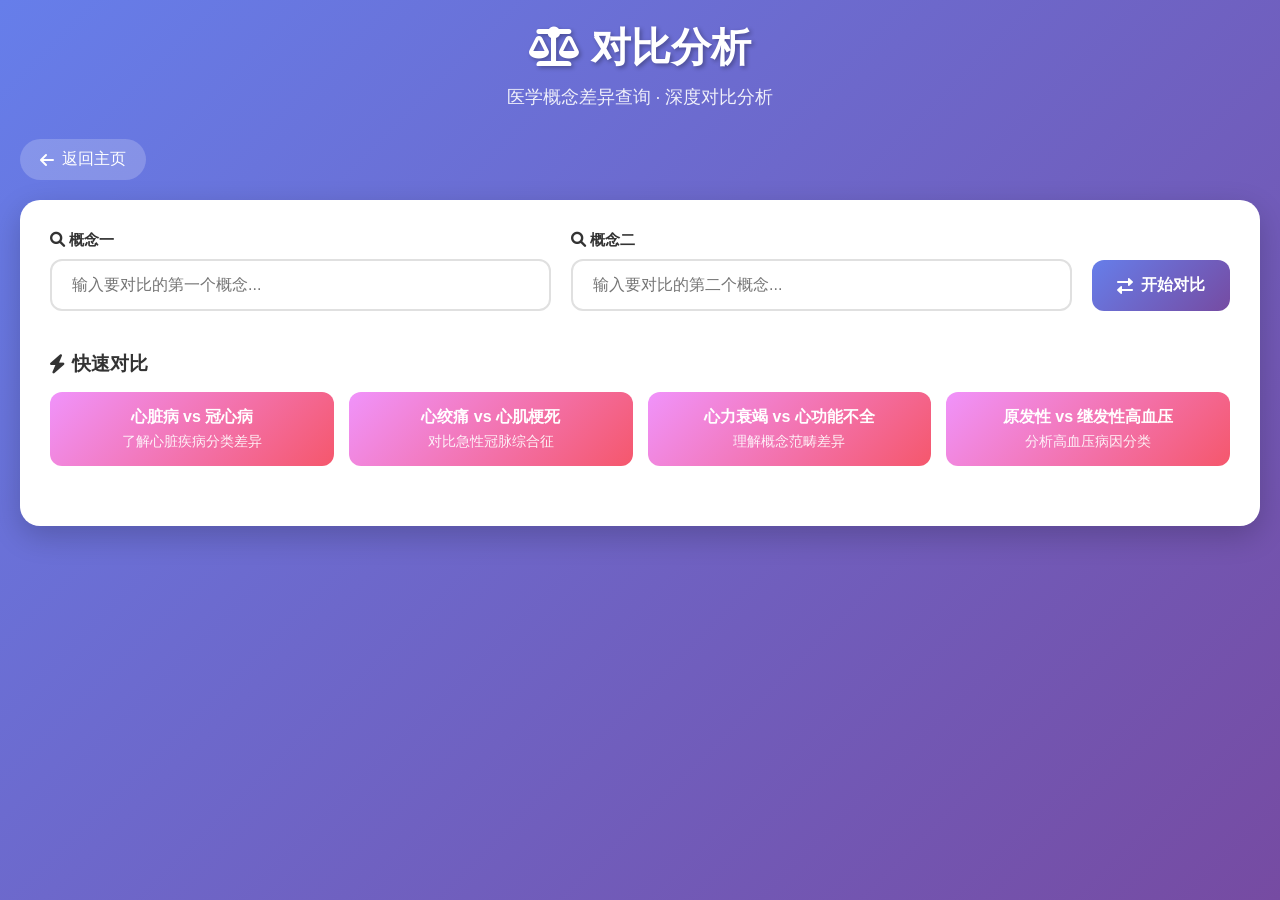
<file: templates/comparison.html>
<!DOCTYPE html>
<html lang="zh-CN">
<head>
    <meta charset="UTF-8">
    <meta name="viewport" content="width=device-width, initial-scale=1.0">
    <title>对比分析 - 医学概念差异查询</title>
    <link href="https://cdnjs.cloudflare.com/ajax/libs/font-awesome/6.0.0/css/all.min.css" rel="stylesheet">
    <style>
        * {
            margin: 0;
            padding: 0;
            box-sizing: border-box;
        }

        body {
            font-family: 'Segoe UI', Tahoma, Geneva, Verdana, sans-serif;
            background: linear-gradient(135deg, #667eea 0%, #764ba2 100%);
            min-height: 100vh;
            color: #333;
        }

        .container {
            max-width: 1400px;
            margin: 0 auto;
            padding: 20px;
            min-height: 100vh;
        }

        .header {
            text-align: center;
            color: white;
            margin-bottom: 30px;
        }

        .header h1 {
            font-size: 2.5rem;
            margin-bottom: 10px;
            text-shadow: 2px 2px 4px rgba(0,0,0,0.3);
        }

        .header .subtitle {
            font-size: 1.1rem;
            opacity: 0.9;
        }

        .back-button {
            display: inline-flex;
            align-items: center;
            gap: 8px;
            padding: 10px 20px;
            background: rgba(255,255,255,0.2);
            color: white;
            text-decoration: none;
            border-radius: 25px;
            margin-bottom: 20px;
            transition: all 0.3s ease;
        }

        .back-button:hover {
            background: rgba(255,255,255,0.3);
            transform: translateY(-2px);
        }

        .main-content {
            background: white;
            border-radius: 20px;
            padding: 30px;
            box-shadow: 0 10px 30px rgba(0,0,0,0.2);
        }

        .comparison-interface {
            margin-bottom: 40px;
        }

        .comparison-inputs {
            display: grid;
            grid-template-columns: 1fr 1fr auto;
            gap: 20px;
            margin-bottom: 30px;
            align-items: end;
        }

        .input-group {
            position: relative;
        }

        .input-label {
            display: block;
            font-weight: 600;
            color: #333;
            margin-bottom: 8px;
            font-size: 0.95rem;
        }

        .comparison-input {
            width: 100%;
            padding: 15px 20px;
            border: 2px solid #e0e0e0;
            border-radius: 12px;
            font-size: 1rem;
            outline: none;
            transition: all 0.3s ease;
            background: white;
        }

        .comparison-input:focus {
            border-color: #667eea;
            box-shadow: 0 0 0 3px rgba(102, 126, 234, 0.1);
        }

        .comparison-input.error {
            border-color: #f44336;
        }

        .search-suggestions {
            position: absolute;
            top: 100%;
            left: 0;
            right: 0;
            background: white;
            border: 2px solid #e0e0e0;
            border-top: none;
            border-radius: 0 0 12px 12px;
            max-height: 200px;
            overflow-y: auto;
            z-index: 100;
            display: none;
        }

        .suggestion-item {
            padding: 12px 20px;
            cursor: pointer;
            transition: background 0.2s ease;
            border-bottom: 1px solid #f0f0f0;
        }

        .suggestion-item:hover {
            background: #f8f9fa;
        }

        .suggestion-item:last-child {
            border-bottom: none;
        }

        .compare-btn {
            padding: 15px 25px;
            background: linear-gradient(135deg, #667eea 0%, #764ba2 100%);
            color: white;
            border: none;
            border-radius: 12px;
            font-size: 1rem;
            font-weight: 600;
            cursor: pointer;
            transition: all 0.3s ease;
            display: flex;
            align-items: center;
            gap: 8px;
            min-width: 120px;
            justify-content: center;
        }

        .compare-btn:hover:not(:disabled) {
            transform: translateY(-2px);
            box-shadow: 0 8px 20px rgba(102, 126, 234, 0.4);
        }

        .compare-btn:disabled {
            opacity: 0.6;
            cursor: not-allowed;
            transform: none;
            box-shadow: none;
        }

        .quick-compare {
            margin-bottom: 30px;
        }

        .quick-compare-title {
            font-size: 1.2rem;
            font-weight: 600;
            color: #333;
            margin-bottom: 15px;
            display: flex;
            align-items: center;
            gap: 8px;
        }

        .quick-compare-grid {
            display: grid;
            grid-template-columns: repeat(auto-fit, minmax(280px, 1fr));
            gap: 15px;
        }

        .quick-compare-item {
            padding: 15px 20px;
            background: linear-gradient(135deg, #f093fb 0%, #f5576c 100%);
            color: white;
            border-radius: 12px;
            cursor: pointer;
            transition: all 0.3s ease;
            text-align: center;
        }

        .quick-compare-item:hover {
            transform: translateY(-3px);
            box-shadow: 0 8px 20px rgba(0,0,0,0.2);
        }

        .quick-compare-item h4 {
            font-size: 1rem;
            margin-bottom: 5px;
        }

        .quick-compare-item p {
            font-size: 0.85rem;
            opacity: 0.9;
        }

        .comparison-results {
            margin-bottom: 40px;
        }

        .results-header {
            display: flex;
            justify-content: space-between;
            align-items: center;
            margin-bottom: 25px;
        }

        .results-title {
            font-size: 1.5rem;
            font-weight: bold;
            color: #333;
            display: flex;
            align-items: center;
            gap: 10px;
        }

        .export-btn {
            padding: 10px 20px;
            background: #f8f9fa;
            color: #666;
            border: 2px solid #e0e0e0;
            border-radius: 8px;
            font-size: 0.9rem;
            cursor: pointer;
            transition: all 0.3s ease;
            display: flex;
            align-items: center;
            gap: 6px;
        }

        .export-btn:hover {
            background: #e9ecef;
            border-color: #ccc;
        }

        .comparison-table {
            background: white;
            border-radius: 15px;
            overflow: hidden;
            box-shadow: 0 4px 20px rgba(0,0,0,0.1);
            margin-bottom: 25px;
        }

        .table-header {
            background: linear-gradient(135deg, #667eea 0%, #764ba2 100%);
            color: white;
            padding: 20px;
            text-align: center;
        }

        .table-header h3 {
            font-size: 1.3rem;
            margin-bottom: 5px;
        }

        .table-header p {
            opacity: 0.9;
            font-size: 0.95rem;
        }

        .comparison-grid {
            display: grid;
            grid-template-columns: 1fr 1fr;
            border-collapse: collapse;
            width: 100%;
        }

        .concept-header {
            background: #f8f9fa;
            padding: 20px;
            border-bottom: 2px solid #e0e0e0;
            text-align: center;
        }

        .concept-name {
            font-size: 1.2rem;
            font-weight: bold;
            color: #333;
            margin-bottom: 8px;
        }

        .concept-category {
            display: inline-block;
            padding: 4px 12px;
            background: #667eea;
            color: white;
            border-radius: 12px;
            font-size: 0.8rem;
            font-weight: 500;
        }

        .comparison-row {
            border-bottom: 1px solid #f0f0f0;
        }

        .comparison-row:last-child {
            border-bottom: none;
        }

        .attribute-name {
            background: #f8f9fa;
            padding: 15px 20px;
            font-weight: 600;
            color: #333;
            border-right: 1px solid #e0e0e0;
            display: flex;
            align-items: center;
            gap: 8px;
        }

        .attribute-icon {
            font-size: 1.1rem;
            color: #667eea;
        }

        .attribute-content {
            padding: 15px 20px;
            line-height: 1.6;
        }

        .similarity-indicator {
            display: flex;
            align-items: center;
            gap: 15px;
            margin: 30px 0;
            padding: 20px;
            background: linear-gradient(135deg, #667eea 0%, #764ba2 100%);
            color: white;
            border-radius: 15px;
            text-align: center;
        }

        .similarity-score {
            font-size: 3rem;
            font-weight: bold;
            margin-right: 15px;
        }

        .similarity-label {
            font-size: 1.1rem;
            opacity: 0.9;
        }

        .similarity-bars {
            display: flex;
            gap: 20px;
            margin-top: 15px;
        }

        .similarity-bar {
            flex: 1;
            height: 8px;
            background: rgba(255,255,255,0.3);
            border-radius: 4px;
            overflow: hidden;
        }

        .similarity-bar-fill {
            height: 100%;
            background: white;
            border-radius: 4px;
            transition: width 0.3s ease;
        }

        .analysis-section {
            background: #f8f9fa;
            border-radius: 15px;
            padding: 25px;
            margin-bottom: 25px;
        }

        .analysis-title {
            font-size: 1.3rem;
            font-weight: bold;
            color: #333;
            margin-bottom: 15px;
            display: flex;
            align-items: center;
            gap: 8px;
        }

        .analysis-content {
            line-height: 1.7;
            color: #555;
        }

        .analysis-highlight {
            background: linear-gradient(135deg, #667eea 0%, #764ba2 100%);
            color: white;
            padding: 3px 8px;
            border-radius: 4px;
            font-weight: 600;
        }

        .key-differences {
            display: grid;
            grid-template-columns: repeat(auto-fit, minmax(300px, 1fr));
            gap: 20px;
            margin-top: 20px;
        }

        .difference-card {
            background: white;
            border: 2px solid #e0e0e0;
            border-radius: 12px;
            padding: 20px;
            transition: all 0.3s ease;
        }

        .difference-card:hover {
            border-color: #667eea;
            transform: translateY(-2px);
            box-shadow: 0 8px 20px rgba(0,0,0,0.1);
        }

        .difference-type {
            font-size: 1rem;
            font-weight: bold;
            color: #667eea;
            margin-bottom: 10px;
            display: flex;
            align-items: center;
            gap: 6px;
        }

        .difference-description {
            color: #666;
            line-height: 1.6;
        }

        .loading-indicator {
            display: none;
            text-align: center;
            padding: 40px 20px;
        }

        .loading-spinner {
            width: 50px;
            height: 50px;
            border: 4px solid #f3f3f3;
            border-top: 4px solid #667eea;
            border-radius: 50%;
            animation: spin 1s linear infinite;
            margin: 0 auto 20px;
        }

        .loading-text {
            color: #666;
            font-size: 1.1rem;
        }

        @keyframes spin {
            0% { transform: rotate(0deg); }
            100% { transform: rotate(360deg); }
        }

        .error-message {
            background: #fee;
            color: #c33;
            padding: 20px;
            border-radius: 12px;
            border: 2px solid #fcc;
            margin: 20px 0;
            text-align: center;
            display: none;
        }

        @media (max-width: 768px) {
            .comparison-inputs {
                grid-template-columns: 1fr;
                gap: 15px;
            }
            
            .comparison-grid {
                grid-template-columns: 1fr;
            }
            
            .similarity-indicator {
                flex-direction: column;
                text-align: center;
            }
            
            .similarity-bars {
                width: 100%;
            }
            
            .key-differences {
                grid-template-columns: 1fr;
            }
            
            .quick-compare-grid {
                grid-template-columns: 1fr;
            }
            
            .header h1 {
                font-size: 2rem;
            }
        }

        @keyframes fadeInUp {
            from {
                opacity: 0;
                transform: translateY(20px);
            }
            to {
                opacity: 1;
                transform: translateY(0);
            }
        }

        .main-content > * {
            animation: fadeInUp 0.5s ease-out;
        }
    </style>
</head>
<body>
    <div class="container">
        <div class="header">
            <h1><i class="fas fa-balance-scale"></i> 对比分析</h1>
            <p class="subtitle">医学概念差异查询 · 深度对比分析</p>
        </div>

        <a href="/" class="back-button">
            <i class="fas fa-arrow-left"></i> 返回主页
        </a>

        <div class="main-content">
            <div class="comparison-interface">
                <div class="comparison-inputs">
                    <div class="input-group">
                        <label class="input-label" for="concept1">
                            <i class="fas fa-search"></i> 概念一
                        </label>
                        <input type="text" id="concept1" class="comparison-input" 
                               placeholder="输入要对比的第一个概念..." autocomplete="off">
                        <div class="search-suggestions" id="suggestions1"></div>
                    </div>
                    
                    <div class="input-group">
                        <label class="input-label" for="concept2">
                            <i class="fas fa-search"></i> 概念二
                        </label>
                        <input type="text" id="concept2" class="comparison-input" 
                               placeholder="输入要对比的第二个概念..." autocomplete="off">
                        <div class="search-suggestions" id="suggestions2"></div>
                    </div>
                    
                    <button class="compare-btn" id="compareBtn" onclick="performComparison()">
                        <i class="fas fa-exchange-alt"></i>
                        <span>开始对比</span>
                    </button>
                </div>
            </div>

            <div class="quick-compare">
                <div class="quick-compare-title">
                    <i class="fas fa-bolt"></i>
                    快速对比
                </div>
                <div class="quick-compare-grid">
                    <div class="quick-compare-item" onclick="quickCompare('心脏病', '冠心病')">
                        <h4>心脏病 vs 冠心病</h4>
                        <p>了解心脏疾病分类差异</p>
                    </div>
                    <div class="quick-compare-item" onclick="quickCompare('心绞痛', '心肌梗死')">
                        <h4>心绞痛 vs 心肌梗死</h4>
                        <p>对比急性冠脉综合征</p>
                    </div>
                    <div class="quick-compare-item" onclick="quickCompare('心力衰竭', '心功能不全')">
                        <h4>心力衰竭 vs 心功能不全</h4>
                        <p>理解概念范畴差异</p>
                    </div>
                    <div class="quick-compare-item" onclick="quickCompare('原发性高血压', '继发性高血压')">
                        <h4>原发性 vs 继发性高血压</h4>
                        <p>分析高血压病因分类</p>
                    </div>
                </div>
            </div>

            <div class="loading-indicator" id="loadingIndicator">
                <div class="loading-spinner"></div>
                <div class="loading-text">正在分析对比结果...</div>
            </div>

            <div class="error-message" id="errorMessage">
                <i class="fas fa-exclamation-triangle"></i>
                <span>概念对比失败，请检查输入或重试</span>
            </div>

            <div class="comparison-results" id="comparisonResults" style="display: none;">
                <div class="results-header">
                    <div class="results-title">
                        <i class="fas fa-chart-bar"></i>
                        <span id="resultsTitle">对比结果</span>
                    </div>
                    <button class="export-btn" onclick="exportResults()">
                        <i class="fas fa-download"></i>
                        导出报告
                    </button>
                </div>

                <div class="similarity-indicator">
                    <div class="similarity-score" id="similarityScore">75%</div>
                    <div>
                        <div class="similarity-label">概念相似度</div>
                        <div class="similarity-bars">
                            <div class="similarity-bar">
                                <div class="similarity-bar-fill" style="width: 75%"></div>
                            </div>
                            <div class="similarity-bar">
                                <div class="similarity-bar-fill" style="width: 60%"></div>
                            </div>
                            <div class="similarity-bar">
                                <div class="similarity-bar-fill" style="width: 45%"></div>
                            </div>
                        </div>
                    </div>
                </div>

                <div class="comparison-table">
                    <div class="table-header">
                        <h3 id="tableTitle">概念对比详情</h3>
                        <p id="tableSubtitle">深度分析两个概念的异同点</p>
                    </div>
                    <div class="comparison-grid" id="comparisonGrid">
                        <!-- 动态生成对比内容 -->
                    </div>
                </div>

                <div class="analysis-section">
                    <div class="analysis-title">
                        <i class="fas fa-lightbulb"></i>
                        深度分析
                    </div>
                    <div class="analysis-content" id="analysisContent">
                        <!-- 动态生成分析内容 -->
                    </div>
                </div>

                <div class="analysis-section">
                    <div class="analysis-title">
                        <i class="fas fa-exclamation-circle"></i>
                        关键差异点
                    </div>
                    <div class="key-differences" id="keyDifferences">
                        <!-- 动态生成差异点 -->
                    </div>
                </div>
            </div>
        </div>
    </div>

    <script>
        // 医学概念数据库（简化版）
        const medicalConcepts = {
            '心脏病': {
                category: '心血管疾病',
                definition: '心脏结构和功能异常的疾病总称',
                causes: '遗传因素、高血压、糖尿病、高血脂、吸烟等',
                symptoms: '胸痛、心悸、呼吸困难、水肿、疲劳',
                treatment: '药物治疗、介入治疗、手术治疗、生活方式调整',
                prevention: '控制危险因素、健康饮食、规律运动、戒烟限酒'
            },
            '冠心病': {
                category: '心血管疾病',
                definition: '冠状动脉粥样硬化导致的心肌缺血性疾病',
                causes: '冠状动脉粥样硬化、高血压、糖尿病、高血脂、吸烟',
                symptoms: '胸痛（活动后加重）、心绞痛、心肌梗死',
                treatment: '药物治疗、介入治疗（支架）、冠脉搭桥手术',
                prevention: '控制三高、健康饮食、适量运动、戒烟限酒'
            },
            '心绞痛': {
                category: '心血管疾病',
                definition: '心肌缺血引起的胸痛症状',
                causes: '冠状动脉狭窄或痉挛、心肌氧供需失衡',
                symptoms: '胸骨后压榨性疼痛、可放射至左肩臂、持续数分钟',
                treatment: '硝酸甘油、β受体阻滞剂、钙通道阻滞剂',
                prevention: '避免诱发因素、规律服药、控制危险因素'
            },
            '心肌梗死': {
                category: '心血管疾病',
                definition: '心肌细胞缺血性坏死的严重疾病',
                causes: '冠状动脉急性完全阻塞、血栓形成',
                symptoms: '剧烈胸痛、大汗、恶心呕吐、心律失常、休克',
                treatment: '紧急介入治疗、溶栓治疗、支持治疗',
                prevention: '控制危险因素、及时治疗冠心病、定期复查'
            },
            '心力衰竭': {
                category: '心血管疾病',
                definition: '心脏泵血功能减退，不能满足机体代谢需求',
                causes: '冠心病、高血压、心肌病、心脏瓣膜病',
                symptoms: '呼吸困难、水肿、疲劳、心悸、咳嗽',
                treatment: '利尿剂、ACEI/ARB、β受体阻滞剂、地高辛',
                prevention: '控制基础疾病、避免诱因、规范用药'
            },
            '心功能不全': {
                category: '心血管疾病',
                definition: '心脏收缩或舒张功能异常的病理状态',
                causes: '各种心脏病导致的心脏功能损害',
                symptoms: '活动后气促、水肿、心率增快、肝脏肿大',
                treatment: '针对病因治疗、强心利尿扩血管',
                prevention: '早期诊断、积极治疗原发病'
            },
            '原发性高血压': {
                category: '心血管疾病',
                definition: '原因不明的血压升高，占高血压的90-95%',
                causes: '遗传因素、环境因素、年龄、肥胖、钠摄入过多',
                symptoms: '头痛、头晕、颈项僵硬、耳鸣、心悸',
                treatment: '降压药物、生活方式干预、个体化治疗',
                prevention: '控制体重、低盐饮食、规律运动、限酒'
            },
            '继发性高血压': {
                category: '心血管疾病',
                definition: '由明确疾病引起的血压升高',
                causes: '肾脏疾病、内分泌疾病、血管疾病、药物因素',
                symptoms: '血压升高、原发病症状、靶器官损害',
                treatment: '治疗原发病、降压治疗、手术干预',
                prevention: '早期发现原发病、积极治疗、避免诱因'
            }
        };

        // 预定义对比结果
        const comparisonResults = {
            '心脏病|冠心病': {
                similarity: 85,
                title: '心脏病 vs 冠心病',
                subtitle: '概念包含关系与疾病分类对比',
                analysis: '冠心病是心脏病的一种特殊类型，属于<span class="analysis-highlight">冠状动脉粥样硬化性心脏病</span>。心脏病是一个更广泛的概念，包括冠心病、心律失常、心力衰竭等多种疾病。两者在症状和治疗方法上有相似性，但冠心病有其特定的<span class="analysis-highlight">发病机制和临床表现</span>。',
                differences: [
                    {
                        type: '概念范围',
                        icon: 'fas fa-layer-group',
                        description: '心脏病是总称，冠心病是心脏病的一种类型'
                    },
                    {
                        type: '发病机制',
                        icon: 'fas fa-cogs',
                        description: '冠心病特指冠状动脉病变，心脏病包含各种心脏结构功能异常'
                    },
                    {
                        type: '诊断标准',
                        icon: 'fas fa-stethoscope',
                        description: '冠心病需要冠脉造影等特殊检查确诊'
                    }
                ],
                grid: [
                    { attribute: '定义', icon: 'fas fa-info-circle', values: ['心脏结构和功能异常的疾病总称', '冠状动脉粥样硬化导致的心肌缺血性疾病'] },
                    { attribute: '分类', icon: 'fas fa-tags', values: ['包含多种心脏疾病类型', '心脏病的一种特殊类型'] },
                    { attribute: '主要病因', icon: 'fas fa-virus', values: ['遗传、高血压、糖尿病等多种因素', '冠状动脉粥样硬化'] },
                    { attribute: '典型症状', icon: 'fas fa-heartbeat', values: ['胸痛、心悸、呼吸困难等', '胸痛、活动后加重'] },
                    { attribute: '治疗策略', icon: 'fas fa-pills', values: ['根据具体疾病类型制定', '抗血小板、调脂、介入治疗'] }
                ]
            },
            '心绞痛|心肌梗死': {
                similarity: 70,
                title: '心绞痛 vs 心肌梗死',
                subtitle: '急性冠脉综合征的不同阶段对比',
                analysis: '心绞痛和心肌梗死都属于急性冠脉综合征，但严重程度不同。心绞痛是<span class="analysis-highlight">可逆性心肌缺血</span>，而心肌梗死是<span class="analysis-highlight">不可逆性心肌坏死</span>。两者在症状严重程度、持续时间、治疗紧迫性上有显著差异。',
                differences: [
                    {
                        type: '病理程度',
                        icon: 'fas fa-microscope',
                        description: '心绞痛是可逆性缺血，心肌梗死是不可逆性坏死'
                    },
                    {
                        type: '疼痛特点',
                        icon: 'fas fa-exclamation-triangle',
                        description: '心绞痛持续数分钟，心肌梗死持续超过20分钟'
                    },
                    {
                        type: '紧急程度',
                        icon: 'fas fa-ambulance',
                        description: '心绞痛相对稳定，心肌梗死需要紧急救治'
                    }
                ],
                grid: [
                    { attribute: '病理机制', icon: 'fas fa-dna', values: ['心肌氧供需暂时失衡', '冠状动脉急性完全阻塞'] },
                    { attribute: '疼痛持续时间', icon: 'fas fa-clock', values: ['数分钟，休息或服药后缓解', '超过20分钟，休息不缓解'] },
                    { attribute: '心电图表现', icon: 'fas fa-chart-line', values: ['ST段压低或T波倒置', 'ST段抬高、病理性Q波'] },
                    { attribute: '心肌酶学', icon: 'fas fa-vial', values: ['正常或轻度升高', '显著升高'] },
                    { attribute: '预后', icon: 'fas fa-trending-up', values: ['相对较好，及时治疗可预防', '需紧急治疗，预后取决于救治时间'] }
                ]
            },
            '心力衰竭|心功能不全': {
                similarity: 90,
                title: '心力衰竭 vs 心功能不全',
                subtitle: '概念内涵与外延的深度对比',
                analysis: '心力衰竭和心功能不全在临床上经常互换使用，但<span class="analysis-highlight">心功能不全</span>是一个更广泛的病理概念，包含了<span class="analysis-highlight">心力衰竭</span>在内的各种心脏功能异常状态。心力衰竭是心功能不全的严重阶段，伴有明显的临床症状和体征。',
                differences: [
                    {
                        type: '概念范围',
                        icon: 'fas fa-expand-arrows-alt',
                        description: '心功能不全包含心力衰竭和其他轻度功能异常'
                    },
                    {
                        type: '临床症状',
                        icon: 'fas fa-user-md',
                        description: '心功能不全可无症状，心力衰竭必有临床症状'
                    },
                    {
                        type: '严重程度',
                        icon: 'fas fa-signal',
                        description: '心功能不全轻度，心力衰竭为重度'
                    }
                ],
                grid: [
                    { attribute: '定义范围', icon: 'fas fa-book', values: ['心脏收缩或舒张功能异常的状态', '伴有临床症状的心功能异常'] },
                    { attribute: '临床症状', icon: 'fas fa-clipboard-check', values: ['可无症状或轻微症状', '必有呼吸困难、水肿等症状'] },
                    { attribute: '诊断标准', icon: 'fas fa-search', values: ['心脏超声等检查发现功能异常', '功能异常+临床症状+体征'] },
                    { attribute: '治疗策略', icon: 'fas fa-user-md', values: ['密切观察+早期干预', '积极强心利尿+综合治疗'] },
                    { attribute: '预后评估', icon: 'fas fa-chart-bar', values: ['相对较好，可逆性较大', '需要长期管理，预后较差'] }
                ]
            },
            '原发性高血压|继发性高血压': {
                similarity: 75,
                title: '原发性高血压 vs 继发性高血压',
                subtitle: '高血压病因学分类对比分析',
                analysis: '原发性和继发性高血压在<span class="analysis-highlight">病因、发病机制、诊断方法和治疗策略</span>上有根本性差异。原发性高血压占绝大多数，病因复杂；继发性高血压由明确疾病引起，占比较小但需要特殊治疗。',
                differences: [
                    {
                        type: '病因明确性',
                        icon: 'fas fa-question-circle',
                        description: '原发性无明确病因，继发性有明确病因'
                    },
                    {
                        type: '治疗重点',
                        icon: 'fas fa-bullseye',
                        description: '原发性以降压为主，继发性以治疗原发病为主'
                    },
                    {
                        type: '发病比例',
                        icon: 'fas fa-percentage',
                        description: '原发性占90-95%，继发性占5-10%'
                    }
                ],
                grid: [
                    { attribute: '定义', icon: 'fas fa-stamp', values: ['原因不明的血压升高', '由明确疾病引起的血压升高'] },
                    { attribute: '病因', icon: 'fas fa-virus', values: ['遗传+环境因素综合作用', '肾脏疾病、内分泌疾病等'] },
                    { attribute: '发病比例', icon: 'fas fa-chart-pie', values: ['90-95%的高血压患者', '5-10%的高血压患者'] },
                    { attribute: '诊断方法', icon: 'fas fa-microscope', values: ['排除继发性因素后诊断', '寻找原发病因确诊'] },
                    { attribute: '治疗原则', icon: 'fas fa-pills', values: ['长期降压药物+生活方式', '治疗原发病+降压治疗'] }
                ]
            }
        };

        let currentComparison = null;

        // DOM加载完成后初始化
        document.addEventListener('DOMContentLoaded', function() {
            setupEventListeners();
        });

        // 设置事件监听器
        function setupEventListeners() {
            const concept1Input = document.getElementById('concept1');
            const concept2Input = document.getElementById('concept2');

            concept1Input.addEventListener('input', function() {
                showSuggestions(this.value, 'suggestions1');
                updateCompareButton();
            });

            concept2Input.addEventListener('input', function() {
                showSuggestions(this.value, 'suggestions2');
                updateCompareButton();
            });

            // 键盘事件
            document.addEventListener('keypress', function(e) {
                if (e.key === 'Enter' && (concept1Input.value || concept2Input.value)) {
                    performComparison();
                }
            });
        }

        // 显示搜索建议
        function showSuggestions(value, containerId) {
            const container = document.getElementById(containerId);
            
            if (!value.trim()) {
                container.style.display = 'none';
                return;
            }

            const suggestions = Object.keys(medicalConcepts).filter(concept =>
                concept.includes(value)
            ).slice(0, 5);

            if (suggestions.length === 0) {
                container.style.display = 'none';
                return;
            }

            container.innerHTML = suggestions.map(suggestion =>
                `<div class="suggestion-item" onclick="selectSuggestion('${suggestion}', '${containerId}')">${suggestion}</div>`
            ).join('');

            container.style.display = 'block';
        }

        // 选择建议项
        function selectSuggestion(value, containerId) {
            const input = containerId === 'suggestions1' ? 
                document.getElementById('concept1') : 
                document.getElementById('concept2');
            
            input.value = value;
            document.getElementById(containerId).style.display = 'none';
            updateCompareButton();
        }

        // 更新对比按钮状态
        function updateCompareButton() {
            const concept1 = document.getElementById('concept1').value;
            const concept2 = document.getElementById('concept2').value;
            const compareBtn = document.getElementById('compareBtn');
            
            const canCompare = concept1.trim() && concept2.trim();
            compareBtn.disabled = !canCompare;
        }

        // 执行对比分析
        async function performComparison() {
            const concept1 = document.getElementById('concept1').value;
            const concept2 = document.getElementById('concept2').value;

            if (!concept1 || !concept2) {
                showError('请输入要对比的两个概念');
                return;
            }

            // 显示加载状态
            showLoading(true);
            hideError();
            hideResults();

            try {
                // 模拟API调用延迟
                await new Promise(resolve => setTimeout(resolve, 1500));

                // 生成对比结果
                const results = generateComparisonResult(concept1, concept2);
                currentComparison = { concept1, concept2, results };
                
                displayResults(results);
                showLoading(false);
                
            } catch (error) {
                showError('对比分析失败，请重试');
                showLoading(false);
            }
        }

        // 生成对比结果
        function generateComparisonResult(concept1, concept2) {
            const key = `${concept1}|${concept2}`;
            const reverseKey = `${concept2}|${concept1}`;
            
            // 检查预定义结果
            if (comparisonResults[key]) {
                return comparisonResults[key];
            } else if (comparisonResults[reverseKey]) {
                const result = comparisonResults[reverseKey];
                // 调换概念顺序
                return {
                    ...result,
                    title: `${concept2} vs ${concept1}`,
                    grid: result.grid.map(item => ({
                        ...item,
                        values: [item.values[1], item.values[0]]
                    }))
                };
            } else {
                // 生成动态对比结果
                return generateDynamicComparison(concept1, concept2);
            }
        }

        // 生成动态对比结果
        function generateDynamicComparison(concept1, concept2) {
            const data1 = medicalConcepts[concept1] || generateMockData(concept1);
            const data2 = medicalConcepts[concept2] || generateMockData(concept2);
            
            // 计算相似度（基于属性匹配）
            const similarity = calculateSimilarity(data1, data2);
            
            return {
                similarity: similarity,
                title: `${concept1} vs ${concept2}`,
                subtitle: '动态生成的概念对比分析',
                analysis: `基于医学知识库的<span class="analysis-highlight">深度分析</span>显示，${concept1}和${concept2}在多个维度上存在<span class="analysis-highlight">相似性和差异性</span>。两者都属于医学概念，但在具体定义、病因、症状和治疗等方面各有特点。`,
                differences: [
                    {
                        type: '定义差异',
                        icon: 'fas fa-info-circle',
                        description: `${concept1}和${concept2}在基本定义上存在本质区别`
                    },
                    {
                        type: '临床表现',
                        icon: 'fas fa-stethoscope',
                        description: '症状表现和体征特征各有特色'
                    },
                    {
                        type: '治疗策略',
                        icon: 'fas fa-pills',
                        description: '治疗方法和管理原则有所不同'
                    }
                ],
                grid: [
                    { attribute: '定义', icon: 'fas fa-book', values: [data1.definition, data2.definition] },
                    { attribute: '分类', icon: 'fas fa-tags', values: [data1.category, data2.category] },
                    { attribute: '主要病因', icon: 'fas fa-virus', values: [data1.causes, data2.causes] },
                    { attribute: '典型症状', icon: 'fas fa-heartbeat', values: [data1.symptoms, data2.symptoms] },
                    { attribute: '治疗方案', icon: 'fas fa-pills', values: [data1.treatment, data2.treatment] },
                    { attribute: '预防措施', icon: 'fas fa-shield-alt', values: [data1.prevention, data2.prevention] }
                ]
            };
        }

        // 计算概念相似度
        function calculateSimilarity(data1, data2) {
            let matchCount = 0;
            let totalAttributes = 6; // 6个主要属性
            
            // 简化的相似度计算
            const categories = data1.category === data2.category ? 1 : 0;
            const similarities = [
                data1.definition.includes(data2.category) || data2.definition.includes(data1.category) ? 0.3 : 0,
                categories,
                data1.symptoms.split('、').some(s => data2.symptoms.includes(s)) ? 0.3 : 0,
                data1.treatment.split('、').some(t => data2.treatment.includes(t)) ? 0.3 : 0
            ];
            
            const baseSimilarity = similarities.reduce((a, b) => a + b, 0) / totalAttributes;
            return Math.round(baseSimilarity * 100);
        }

        // 生成模拟数据
        function generateMockData(concept) {
            return {
                category: '医学概念',
                definition: `${concept}是一个重要的医学概念，涵盖了相关的病理生理机制`,
                causes: '多种因素综合作用',
                symptoms: '临床表现多样化',
                treatment: '综合治疗策略',
                prevention: '预防为主的原则'
            };
        }

        // 显示结果
        function displayResults(results) {
            // 更新标题
            document.getElementById('resultsTitle').textContent = results.title;
            document.getElementById('tableTitle').textContent = results.title;
            document.getElementById('tableSubtitle').textContent = results.subtitle;

            // 更新相似度
            document.getElementById('similarityScore').textContent = results.similarity + '%';
            
            // 更新相似度条
            const bars = document.querySelectorAll('.similarity-bar-fill');
            bars[0].style.width = results.similarity + '%';
            bars[1].style.width = (results.similarity - 15) + '%';
            bars[2].style.width = (results.similarity - 30) + '%';

            // 更新对比表格
            const grid = document.getElementById('comparisonGrid');
            grid.innerHTML = results.grid.map(item => `
                <div class="comparison-row">
                    <div class="attribute-name">
                        <i class="${item.icon}"></i>
                        ${item.attribute}
                    </div>
                    <div class="attribute-content">${item.values[0]}</div>
                </div>
                <div class="comparison-row">
                    <div class="attribute-name">
                        <i class="${item.icon}"></i>
                        ${item.attribute}
                    </div>
                    <div class="attribute-content">${item.values[1]}</div>
                </div>
            `).join('');

            // 更新分析内容
            document.getElementById('analysisContent').innerHTML = results.analysis;

            // 更新关键差异
            const differencesContainer = document.getElementById('keyDifferences');
            differencesContainer.innerHTML = results.differences.map(diff => `
                <div class="difference-card">
                    <div class="difference-type">
                        <i class="${diff.icon}"></i>
                        ${diff.type}
                    </div>
                    <div class="difference-description">${diff.description}</div>
                </div>
            `).join('');

            // 显示结果
            document.getElementById('comparisonResults').style.display = 'block';
        }

        // 快速对比
        function quickCompare(concept1, concept2) {
            document.getElementById('concept1').value = concept1;
            document.getElementById('concept2').value = concept2;
            updateCompareButton();
            performComparison();
        }

        // 导出结果
        function exportResults() {
            if (!currentComparison) {
                showError('没有可导出的结果');
                return;
            }

            const { concept1, concept2, results } = currentComparison;
            const content = `
# ${results.title}

## 相似度分析
概念相似度: ${results.similarity}%

## 对比详情
${results.grid.map(item => `### ${item.attribute}
- ${concept1}: ${item.values[0]}
- ${concept2}: ${item.values[1]}`).join('\n\n')}

## 深度分析
${results.analysis.replace(/<[^>]*>/g, '')}

## 关键差异点
${results.differences.map(diff => `- **${diff.type}**: ${diff.description}`).join('\n')}
            `;

            const blob = new Blob([content], { type: 'text/markdown' });
            const url = URL.createObjectURL(blob);
            const a = document.createElement('a');
            a.href = url;
            a.download = `${concept1}_vs_${concept2}_对比分析.md`;
            a.click();
            URL.revokeObjectURL(url);
        }

        // 显示加载状态
        function showLoading(show) {
            document.getElementById('loadingIndicator').style.display = show ? 'block' : 'none';
        }

        // 隐藏结果
        function hideResults() {
            document.getElementById('comparisonResults').style.display = 'none';
        }

        // 显示错误
        function showError(message) {
            const errorElement = document.getElementById('errorMessage');
            errorElement.querySelector('span').textContent = message;
            errorElement.style.display = 'block';
            
            setTimeout(() => {
                hideError();
            }, 5000);
        }

        // 隐藏错误
        function hideError() {
            document.getElementById('errorMessage').style.display = 'none';
        }

        // 点击外部关闭建议框
        document.addEventListener('click', function(e) {
            if (!e.target.closest('.input-group')) {
                document.getElementById('suggestions1').style.display = 'none';
                document.getElementById('suggestions2').style.display = 'none';
            }
        });
    </script>
</body>
</html>
</file>
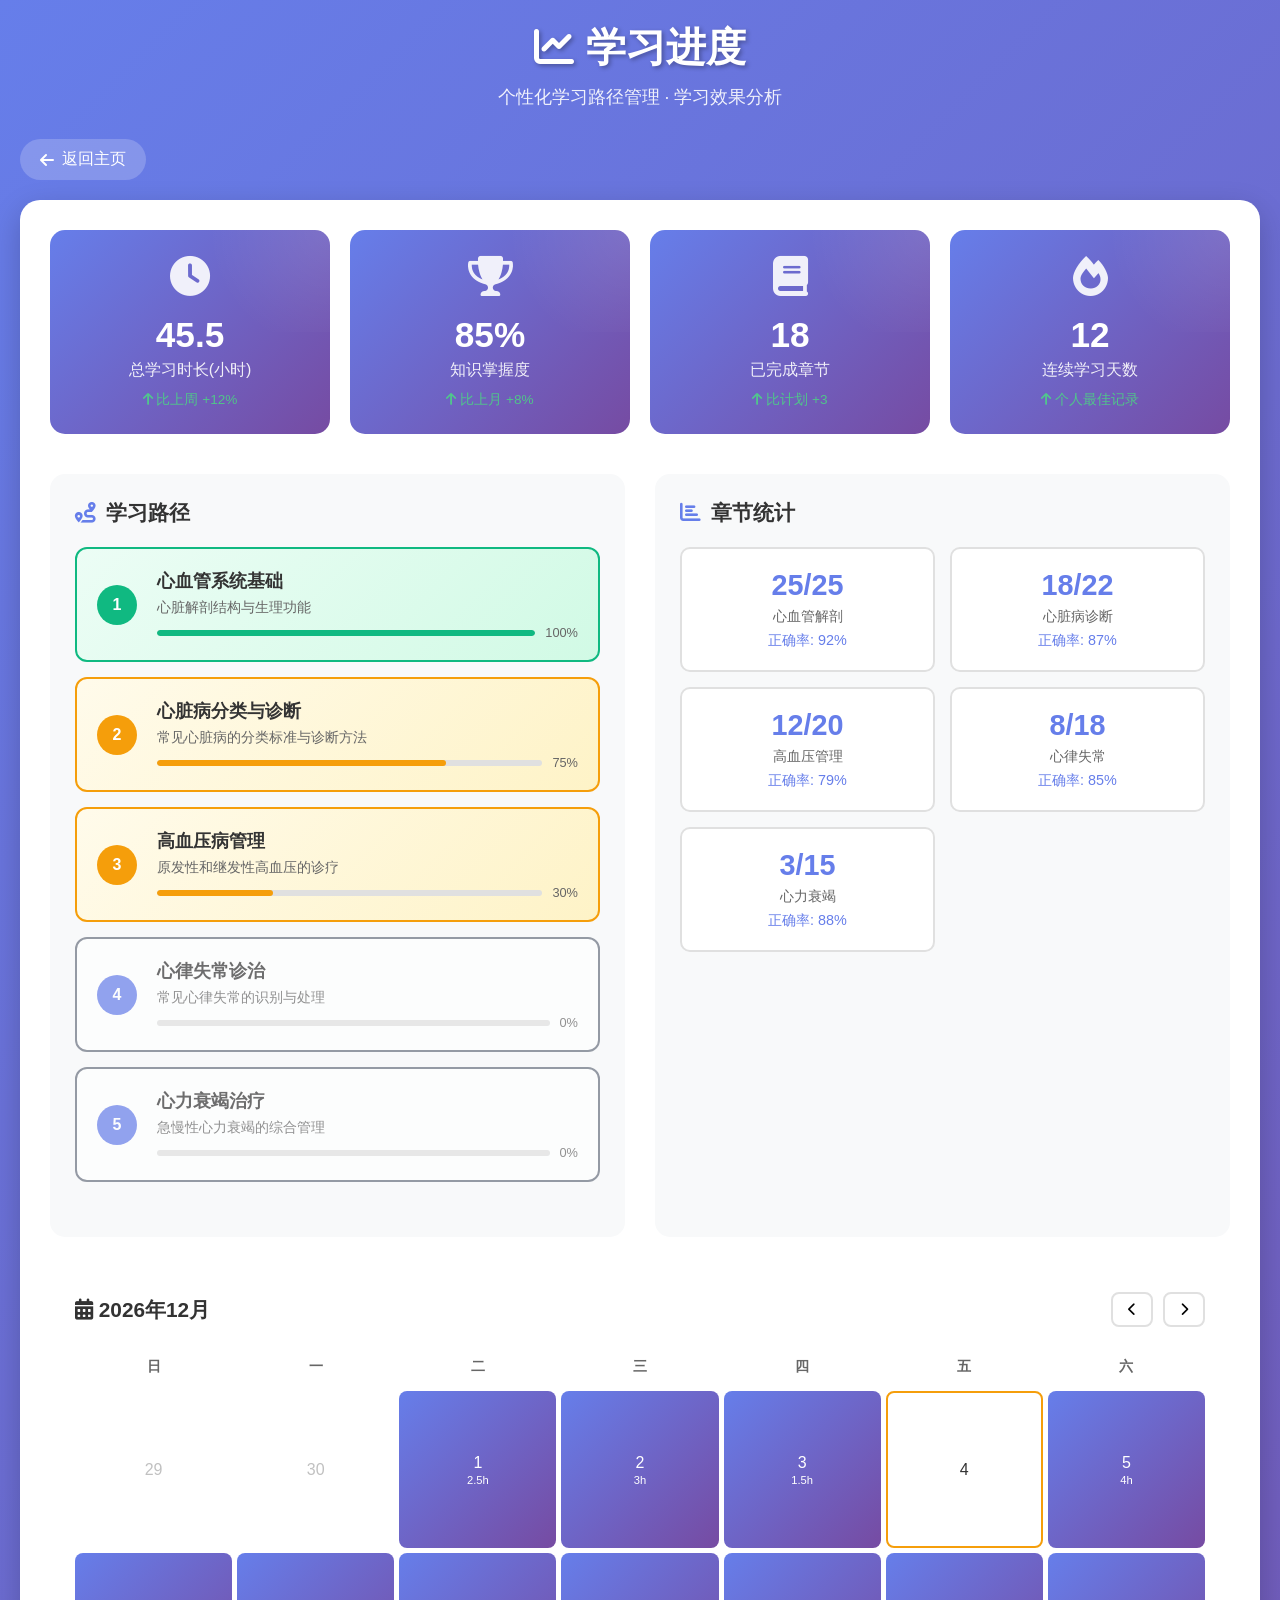
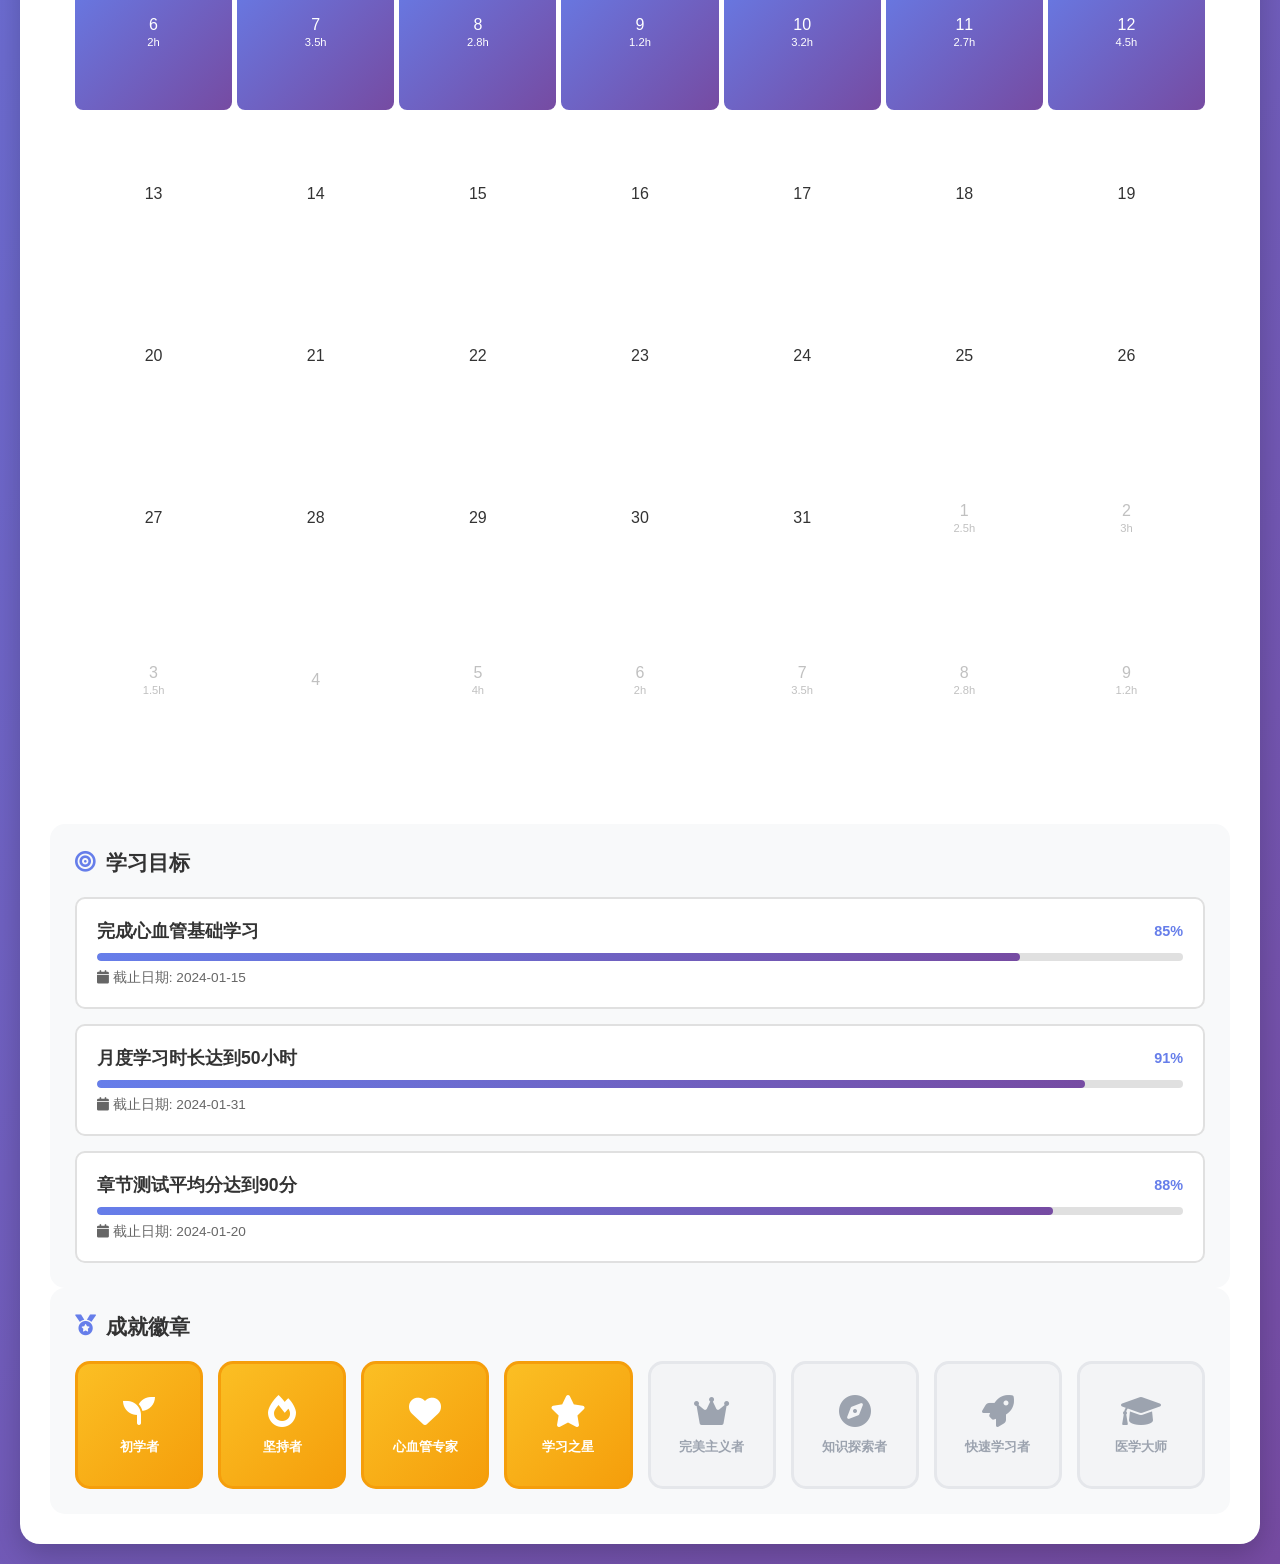
<file: templates/progress.html>
<!DOCTYPE html>
<html lang="zh-CN">
<head>
    <meta charset="UTF-8">
    <meta name="viewport" content="width=device-width, initial-scale=1.0">
    <title>学习进度 - 个性化学习路径管理</title>
    <link href="https://cdnjs.cloudflare.com/ajax/libs/font-awesome/6.0.0/css/all.min.css" rel="stylesheet">
    <style>
        * {
            margin: 0;
            padding: 0;
            box-sizing: border-box;
        }

        body {
            font-family: 'Segoe UI', Tahoma, Geneva, Verdana, sans-serif;
            background: linear-gradient(135deg, #667eea 0%, #764ba2 100%);
            min-height: 100vh;
            color: #333;
        }

        .container {
            max-width: 1400px;
            margin: 0 auto;
            padding: 20px;
            min-height: 100vh;
        }

        .header {
            text-align: center;
            color: white;
            margin-bottom: 30px;
        }

        .header h1 {
            font-size: 2.5rem;
            margin-bottom: 10px;
            text-shadow: 2px 2px 4px rgba(0,0,0,0.3);
        }

        .header .subtitle {
            font-size: 1.1rem;
            opacity: 0.9;
        }

        .back-button {
            display: inline-flex;
            align-items: center;
            gap: 8px;
            padding: 10px 20px;
            background: rgba(255,255,255,0.2);
            color: white;
            text-decoration: none;
            border-radius: 25px;
            margin-bottom: 20px;
            transition: all 0.3s ease;
        }

        .back-button:hover {
            background: rgba(255,255,255,0.3);
            transform: translateY(-2px);
        }

        .main-content {
            background: white;
            border-radius: 20px;
            padding: 30px;
            box-shadow: 0 10px 30px rgba(0,0,0,0.2);
        }

        .progress-overview {
            display: grid;
            grid-template-columns: repeat(auto-fit, minmax(250px, 1fr));
            gap: 20px;
            margin-bottom: 40px;
        }

        .progress-card {
            background: linear-gradient(135deg, #667eea 0%, #764ba2 100%);
            color: white;
            border-radius: 15px;
            padding: 25px;
            text-align: center;
            position: relative;
            overflow: hidden;
            transition: transform 0.3s ease;
        }

        .progress-card:hover {
            transform: translateY(-5px);
        }

        .progress-card::before {
            content: '';
            position: absolute;
            top: -50%;
            right: -50%;
            width: 100%;
            height: 100%;
            background: radial-gradient(circle, rgba(255,255,255,0.1) 0%, transparent 70%);
            transition: all 0.5s ease;
        }

        .progress-card:hover::before {
            top: -25%;
            right: -25%;
        }

        .progress-icon {
            font-size: 2.5rem;
            margin-bottom: 15px;
            opacity: 0.9;
        }

        .progress-value {
            font-size: 2.2rem;
            font-weight: bold;
            margin-bottom: 5px;
        }

        .progress-label {
            font-size: 1rem;
            opacity: 0.9;
            margin-bottom: 10px;
        }

        .progress-trend {
            font-size: 0.85rem;
            opacity: 0.8;
        }

        .trend-up {
            color: #4ade80;
        }

        .trend-down {
            color: #f87171;
        }

        .progress-sections {
            display: grid;
            grid-template-columns: 1fr 1fr;
            gap: 30px;
            margin-bottom: 30px;
        }

        .section {
            background: #f8f9fa;
            border-radius: 15px;
            padding: 25px;
        }

        .section-title {
            font-size: 1.3rem;
            font-weight: bold;
            color: #333;
            margin-bottom: 20px;
            display: flex;
            align-items: center;
            gap: 10px;
        }

        .section-icon {
            color: #667eea;
        }

        .learning-path {
            margin-bottom: 30px;
        }

        .path-item {
            display: flex;
            align-items: center;
            padding: 20px;
            background: white;
            border-radius: 12px;
            margin-bottom: 15px;
            border: 2px solid #e0e0e0;
            transition: all 0.3s ease;
            cursor: pointer;
        }

        .path-item:hover {
            border-color: #667eea;
            transform: translateX(5px);
        }

        .path-item.completed {
            border-color: #10b981;
            background: linear-gradient(135deg, #ecfdf5 0%, #d1fae5 100%);
        }

        .path-item.current {
            border-color: #f59e0b;
            background: linear-gradient(135deg, #fffbeb 0%, #fef3c7 100%);
        }

        .path-item.upcoming {
            border-color: #6b7280;
            opacity: 0.7;
        }

        .path-number {
            width: 40px;
            height: 40px;
            border-radius: 50%;
            background: #667eea;
            color: white;
            display: flex;
            align-items: center;
            justify-content: center;
            font-weight: bold;
            margin-right: 20px;
        }

        .path-item.completed .path-number {
            background: #10b981;
        }

        .path-item.current .path-number {
            background: #f59e0b;
        }

        .path-content {
            flex: 1;
        }

        .path-title {
            font-size: 1.1rem;
            font-weight: 600;
            color: #333;
            margin-bottom: 5px;
        }

        .path-description {
            font-size: 0.9rem;
            color: #666;
            margin-bottom: 8px;
        }

        .path-progress {
            display: flex;
            align-items: center;
            gap: 10px;
        }

        .path-progress-bar {
            flex: 1;
            height: 6px;
            background: #e0e0e0;
            border-radius: 3px;
            overflow: hidden;
        }

        .path-progress-fill {
            height: 100%;
            background: #667eea;
            border-radius: 3px;
            transition: width 0.3s ease;
        }

        .path-item.completed .path-progress-fill {
            background: #10b981;
        }

        .path-item.current .path-progress-fill {
            background: #f59e0b;
        }

        .path-progress-text {
            font-size: 0.8rem;
            color: #666;
            font-weight: 500;
        }

        .chapter-stats {
            display: grid;
            grid-template-columns: repeat(auto-fit, minmax(200px, 1fr));
            gap: 15px;
        }

        .stat-item {
            background: white;
            padding: 20px;
            border-radius: 10px;
            text-align: center;
            border: 2px solid #e0e0e0;
            transition: all 0.3s ease;
        }

        .stat-item:hover {
            border-color: #667eea;
            transform: translateY(-2px);
        }

        .stat-value {
            font-size: 1.8rem;
            font-weight: bold;
            color: #667eea;
            margin-bottom: 5px;
        }

        .stat-label {
            font-size: 0.9rem;
            color: #666;
        }

        .study-calendar {
            background: white;
            border-radius: 15px;
            padding: 25px;
            margin-bottom: 30px;
        }

        .calendar-header {
            display: flex;
            justify-content: space-between;
            align-items: center;
            margin-bottom: 20px;
        }

        .calendar-title {
            font-size: 1.3rem;
            font-weight: bold;
            color: #333;
        }

        .calendar-nav {
            display: flex;
            gap: 10px;
        }

        .calendar-nav button {
            padding: 8px 15px;
            border: 2px solid #e0e0e0;
            background: white;
            border-radius: 8px;
            cursor: pointer;
            transition: all 0.3s ease;
        }

        .calendar-nav button:hover {
            border-color: #667eea;
            color: #667eea;
        }

        .calendar-grid {
            display: grid;
            grid-template-columns: repeat(7, 1fr);
            gap: 5px;
            margin-bottom: 10px;
        }

        .calendar-day-header {
            text-align: center;
            padding: 10px;
            font-weight: bold;
            color: #666;
            font-size: 0.9rem;
        }

        .calendar-day {
            aspect-ratio: 1;
            border-radius: 8px;
            display: flex;
            flex-direction: column;
            align-items: center;
            justify-content: center;
            cursor: pointer;
            transition: all 0.3s ease;
            position: relative;
        }

        .calendar-day:hover {
            background: #f8f9fa;
        }

        .calendar-day.active {
            background: #667eea;
            color: white;
        }

        .calendar-day.has-study {
            background: linear-gradient(135deg, #667eea 0%, #764ba2 100%);
            color: white;
        }

        .calendar-day.today {
            border: 2px solid #f59e0b;
        }

        .study-time {
            font-size: 0.7rem;
            margin-top: 2px;
        }

        .goals-section {
            background: #f8f9fa;
            border-radius: 15px;
            padding: 25px;
        }

        .goals-list {
            display: grid;
            gap: 15px;
        }

        .goal-item {
            background: white;
            border-radius: 10px;
            padding: 20px;
            border: 2px solid #e0e0e0;
            transition: all 0.3s ease;
        }

        .goal-item:hover {
            border-color: #667eea;
            transform: translateX(5px);
        }

        .goal-header {
            display: flex;
            justify-content: space-between;
            align-items: center;
            margin-bottom: 10px;
        }

        .goal-title {
            font-size: 1.1rem;
            font-weight: 600;
            color: #333;
        }

        .goal-progress {
            margin-left: auto;
            font-size: 0.9rem;
            color: #667eea;
            font-weight: bold;
        }

        .goal-bar {
            height: 8px;
            background: #e0e0e0;
            border-radius: 4px;
            overflow: hidden;
            margin-bottom: 8px;
        }

        .goal-bar-fill {
            height: 100%;
            background: linear-gradient(135deg, #667eea 0%, #764ba2 100%);
            border-radius: 4px;
            transition: width 0.3s ease;
        }

        .goal-deadline {
            font-size: 0.85rem;
            color: #666;
        }

        .achievements {
            display: grid;
            grid-template-columns: repeat(auto-fill, minmax(120px, 1fr));
            gap: 15px;
            margin-top: 20px;
        }

        .achievement-badge {
            aspect-ratio: 1;
            border-radius: 15px;
            display: flex;
            flex-direction: column;
            align-items: center;
            justify-content: center;
            cursor: pointer;
            transition: all 0.3s ease;
            text-align: center;
            padding: 15px;
            border: 3px solid transparent;
        }

        .achievement-badge.earned {
            background: linear-gradient(135deg, #fbbf24 0%, #f59e0b 100%);
            color: white;
            border-color: #f59e0b;
        }

        .achievement-badge.locked {
            background: #f3f4f6;
            color: #9ca3af;
            border-color: #e5e7eb;
        }

        .achievement-badge:hover {
            transform: translateY(-3px);
        }

        .achievement-icon {
            font-size: 2rem;
            margin-bottom: 8px;
        }

        .achievement-name {
            font-size: 0.8rem;
            font-weight: 600;
        }

        @media (max-width: 768px) {
            .progress-sections {
                grid-template-columns: 1fr;
            }
            
            .progress-overview {
                grid-template-columns: repeat(2, 1fr);
            }
            
            .calendar-nav {
                display: none;
            }
            
            .header h1 {
                font-size: 2rem;
            }
        }

        @keyframes fadeInUp {
            from {
                opacity: 0;
                transform: translateY(20px);
            }
            to {
                opacity: 1;
                transform: translateY(0);
            }
        }

        .main-content > * {
            animation: fadeInUp 0.5s ease-out;
        }
    </style>
</head>
<body>
    <div class="container">
        <div class="header">
            <h1><i class="fas fa-chart-line"></i> 学习进度</h1>
            <p class="subtitle">个性化学习路径管理 · 学习效果分析</p>
        </div>

        <a href="/" class="back-button">
            <i class="fas fa-arrow-left"></i> 返回主页
        </a>

        <div class="main-content">
            <!-- 进度总览 -->
            <div class="progress-overview">
                <div class="progress-card">
                    <div class="progress-icon">
                        <i class="fas fa-clock"></i>
                    </div>
                    <div class="progress-value" id="studyTime">45.5</div>
                    <div class="progress-label">总学习时长(小时)</div>
                    <div class="progress-trend trend-up">
                        <i class="fas fa-arrow-up"></i> 比上周 +12%
                    </div>
                </div>

                <div class="progress-card">
                    <div class="progress-icon">
                        <i class="fas fa-trophy"></i>
                    </div>
                    <div class="progress-value" id="masteryLevel">85%</div>
                    <div class="progress-label">知识掌握度</div>
                    <div class="progress-trend trend-up">
                        <i class="fas fa-arrow-up"></i> 比上月 +8%
                    </div>
                </div>

                <div class="progress-card">
                    <div class="progress-icon">
                        <i class="fas fa-book"></i>
                    </div>
                    <div class="progress-value" id="completedChapters">18</div>
                    <div class="progress-label">已完成章节</div>
                    <div class="progress-trend trend-up">
                        <i class="fas fa-arrow-up"></i> 比计划 +3
                    </div>
                </div>

                <div class="progress-card">
                    <div class="progress-icon">
                        <i class="fas fa-fire"></i>
                    </div>
                    <div class="progress-value" id="streakDays">12</div>
                    <div class="progress-label">连续学习天数</div>
                    <div class="progress-trend trend-up">
                        <i class="fas fa-arrow-up"></i> 个人最佳记录
                    </div>
                </div>
            </div>

            <div class="progress-sections">
                <!-- 学习路径 -->
                <div class="section">
                    <div class="section-title">
                        <i class="fas fa-route section-icon"></i>
                        学习路径
                    </div>
                    <div class="learning-path" id="learningPath">
                        <!-- 动态生成学习路径 -->
                    </div>
                </div>

                <!-- 章节统计 -->
                <div class="section">
                    <div class="section-title">
                        <i class="fas fa-chart-bar section-icon"></i>
                        章节统计
                    </div>
                    <div class="chapter-stats" id="chapterStats">
                        <!-- 动态生成章节统计 -->
                    </div>
                </div>
            </div>

            <!-- 学习日历 -->
            <div class="study-calendar">
                <div class="calendar-header">
                    <div class="calendar-title">
                        <i class="fas fa-calendar-alt"></i>
                        <span id="calendarTitle">2024年1月</span>
                    </div>
                    <div class="calendar-nav">
                        <button onclick="changeMonth(-1)">
                            <i class="fas fa-chevron-left"></i>
                        </button>
                        <button onclick="changeMonth(1)">
                            <i class="fas fa-chevron-right"></i>
                        </button>
                    </div>
                </div>
                <div class="calendar-grid" id="calendarGrid">
                    <!-- 动态生成日历 -->
                </div>
            </div>

            <!-- 学习目标 -->
            <div class="goals-section">
                <div class="section-title">
                    <i class="fas fa-bullseye section-icon"></i>
                    学习目标
                </div>
                <div class="goals-list" id="goalsList">
                    <!-- 动态生成学习目标 -->
                </div>
            </div>

            <!-- 成就徽章 -->
            <div class="goals-section">
                <div class="section-title">
                    <i class="fas fa-medal section-icon"></i>
                    成就徽章
                </div>
                <div class="achievements" id="achievements">
                    <!-- 动态生成成就徽章 -->
                </div>
            </div>
        </div>
    </div>

    <script>
        // 学习数据
        const studyData = {
            totalTime: 45.5,
            masteryLevel: 85,
            completedChapters: 18,
            streakDays: 12,
            currentMonth: 0, // 0表示当前月份
            learningPath: [
                {
                    id: 1,
                    title: '心血管系统基础',
                    description: '心脏解剖结构与生理功能',
                    progress: 100,
                    status: 'completed',
                    estimatedTime: '8小时',
                    actualTime: '7.5小时'
                },
                {
                    id: 2,
                    title: '心脏病分类与诊断',
                    description: '常见心脏病的分类标准与诊断方法',
                    progress: 75,
                    status: 'current',
                    estimatedTime: '12小时',
                    actualTime: '9小时'
                },
                {
                    id: 3,
                    title: '高血压病管理',
                    description: '原发性和继发性高血压的诊疗',
                    progress: 30,
                    status: 'current',
                    estimatedTime: '10小时',
                    actualTime: '3小时'
                },
                {
                    id: 4,
                    title: '心律失常诊治',
                    description: '常见心律失常的识别与处理',
                    progress: 0,
                    status: 'upcoming',
                    estimatedTime: '15小时',
                    actualTime: '0小时'
                },
                {
                    id: 5,
                    title: '心力衰竭治疗',
                    description: '急慢性心力衰竭的综合管理',
                    progress: 0,
                    status: 'upcoming',
                    estimatedTime: '12小时',
                    actualTime: '0小时'
                }
            ],
            chapterStats: [
                { name: '心血管解剖', completed: 25, total: 25, accuracy: 92 },
                { name: '心脏病诊断', completed: 18, total: 22, accuracy: 87 },
                { name: '高血压管理', completed: 12, total: 20, accuracy: 79 },
                { name: '心律失常', completed: 8, total: 18, accuracy: 85 },
                { name: '心力衰竭', completed: 3, total: 15, accuracy: 88 }
            ],
            goals: [
                {
                    title: '完成心血管基础学习',
                    progress: 85,
                    deadline: '2024-01-15',
                    total: 100
                },
                {
                    title: '月度学习时长达到50小时',
                    progress: 91,
                    deadline: '2024-01-31',
                    total: 50
                },
                {
                    title: '章节测试平均分达到90分',
                    progress: 88,
                    deadline: '2024-01-20',
                    total: 100
                }
            ],
            achievements: [
                { name: '初学者', icon: 'fas fa-seedling', earned: true },
                { name: '坚持者', icon: 'fas fa-fire', earned: true },
                { name: '心血管专家', icon: 'fas fa-heart', earned: true },
                { name: '学习之星', icon: 'fas fa-star', earned: true },
                { name: '完美主义者', icon: 'fas fa-crown', earned: false },
                { name: '知识探索者', icon: 'fas fa-compass', earned: false },
                { name: '快速学习者', icon: 'fas fa-rocket', earned: false },
                { name: '医学大师', icon: 'fas fa-graduation-cap', earned: false }
            ],
            calendarData: {
                // 2024年1月的学习数据
                0: {
                    1: { studyTime: 2.5, completed: true },
                    2: { studyTime: 3.0, completed: true },
                    3: { studyTime: 1.5, completed: true },
                    5: { studyTime: 4.0, completed: true },
                    6: { studyTime: 2.0, completed: true },
                    7: { studyTime: 3.5, completed: true },
                    8: { studyTime: 2.8, completed: true },
                    9: { studyTime: 1.2, completed: true },
                    10: { studyTime: 3.2, completed: true },
                    11: { studyTime: 2.7, completed: true },
                    12: { studyTime: 4.5, completed: true }
                }
            }
        };

        // DOM加载完成后初始化
        document.addEventListener('DOMContentLoaded', function() {
            initializeProgressData();
        });

        // 初始化进度数据
        function initializeProgressData() {
            updateOverviewStats();
            renderLearningPath();
            renderChapterStats();
            renderCalendar();
            renderGoals();
            renderAchievements();
        }

        // 更新概览统计
        function updateOverviewStats() {
            document.getElementById('studyTime').textContent = studyData.totalTime;
            document.getElementById('masteryLevel').textContent = studyData.masteryLevel + '%';
            document.getElementById('completedChapters').textContent = studyData.completedChapters;
            document.getElementById('streakDays').textContent = studyData.streakDays;
        }

        // 渲染学习路径
        function renderLearningPath() {
            const container = document.getElementById('learningPath');
            container.innerHTML = studyData.learningPath.map(item => `
                <div class="path-item ${item.status}" onclick="openChapter(${item.id})">
                    <div class="path-number">${item.id}</div>
                    <div class="path-content">
                        <div class="path-title">${item.title}</div>
                        <div class="path-description">${item.description}</div>
                        <div class="path-progress">
                            <div class="path-progress-bar">
                                <div class="path-progress-fill" style="width: ${item.progress}%"></div>
                            </div>
                            <div class="path-progress-text">${item.progress}%</div>
                        </div>
                    </div>
                </div>
            `).join('');
        }

        // 渲染章节统计
        function renderChapterStats() {
            const container = document.getElementById('chapterStats');
            container.innerHTML = studyData.chapterStats.map(stat => `
                <div class="stat-item">
                    <div class="stat-value">${stat.completed}/${stat.total}</div>
                    <div class="stat-label">${stat.name}</div>
                    <div class="stat-label" style="margin-top: 5px; color: #667eea;">
                        正确率: ${stat.accuracy}%
                    </div>
                </div>
            `).join('');
        }

        // 渲染日历
        function renderCalendar() {
            const currentDate = new Date();
            const month = currentDate.getMonth() + studyData.currentMonth;
            const year = currentDate.getFullYear();
            
            // 更新标题
            const monthNames = ['1月', '2月', '3月', '4月', '5月', '6月', 
                              '7月', '8月', '9月', '10月', '11月', '12月'];
            document.getElementById('calendarTitle').textContent = 
                `${year}年${monthNames[month]}`;

            // 获取月份的第一天和最后一天
            const firstDay = new Date(year, month, 1);
            const lastDay = new Date(year, month + 1, 0);
            const startDate = new Date(firstDay);
            startDate.setDate(startDate.getDate() - firstDay.getDay());

            const daysContainer = document.getElementById('calendarGrid');
            daysContainer.innerHTML = '';

            // 添加星期标题
            const dayHeaders = ['日', '一', '二', '三', '四', '五', '六'];
            dayHeaders.forEach(day => {
                const header = document.createElement('div');
                header.className = 'calendar-day-header';
                header.textContent = day;
                daysContainer.appendChild(header);
            });

            // 添加日期
            const monthData = studyData.calendarData[studyData.currentMonth] || {};
            const today = new Date();
            let currentDay = new Date(startDate);

            for (let i = 0; i < 42; i++) {
                const dayElement = document.createElement('div');
                dayElement.className = 'calendar-day';
                
                const dayNumber = currentDay.getDate();
                const isCurrentMonth = currentDay.getMonth() === month;
                const isToday = currentDay.toDateString() === today.toDateString();
                const dayData = monthData[dayNumber];

                if (!isCurrentMonth) {
                    dayElement.style.opacity = '0.3';
                }

                if (isToday) {
                    dayElement.classList.add('today');
                }

                if (dayData && isCurrentMonth) {
                    dayElement.classList.add('has-study');
                }

                dayElement.innerHTML = `
                    <div>${dayNumber}</div>
                    ${dayData ? `<div class="study-time">${dayData.studyTime}h</div>` : ''}
                `;

                daysContainer.appendChild(dayElement);
                currentDay.setDate(currentDay.getDate() + 1);
            }
        }

        // 渲染学习目标
        function renderGoals() {
            const container = document.getElementById('goalsList');
            container.innerHTML = studyData.goals.map(goal => `
                <div class="goal-item">
                    <div class="goal-header">
                        <div class="goal-title">${goal.title}</div>
                        <div class="goal-progress">${goal.progress}%</div>
                    </div>
                    <div class="goal-bar">
                        <div class="goal-bar-fill" style="width: ${goal.progress}%"></div>
                    </div>
                    <div class="goal-deadline">
                        <i class="fas fa-calendar"></i>
                        截止日期: ${goal.deadline}
                    </div>
                </div>
            `).join('');
        }

        // 渲染成就徽章
        function renderAchievements() {
            const container = document.getElementById('achievements');
            container.innerHTML = studyData.achievements.map(achievement => `
                <div class="achievement-badge ${achievement.earned ? 'earned' : 'locked'}" 
                     title="${achievement.name}">
                    <div class="achievement-icon">
                        <i class="${achievement.icon}"></i>
                    </div>
                    <div class="achievement-name">${achievement.name}</div>
                </div>
            `).join('');
        }

        // 改变月份
        function changeMonth(direction) {
            studyData.currentMonth += direction;
            
            // 限制在当前月份前后3个月
            if (studyData.currentMonth > 3) studyData.currentMonth = 3;
            if (studyData.currentMonth < -3) studyData.currentMonth = -3;
            
            renderCalendar();
        }

        // 打开章节
        function openChapter(chapterId) {
            const chapter = studyData.learningPath.find(c => c.id === chapterId);
            if (chapter) {
                alert(`正在进入: ${chapter.title}\n进度: ${chapter.progress}%\n预计时长: ${chapter.estimatedTime}`);
            }
        }

        // 模拟数据更新
        function updateProgressData() {
            // 模拟学习进度更新
            studyData.totalTime += Math.random() * 2;
            studyData.masteryLevel = Math.min(100, studyData.masteryLevel + Math.random() * 2);
            
            // 更新显示
            updateOverviewStats();
        }

        // 定期更新数据（模拟实时更新）
        setInterval(updateProgressData, 30000); // 每30秒更新一次
    </script>
</body>
</html>
</file>
